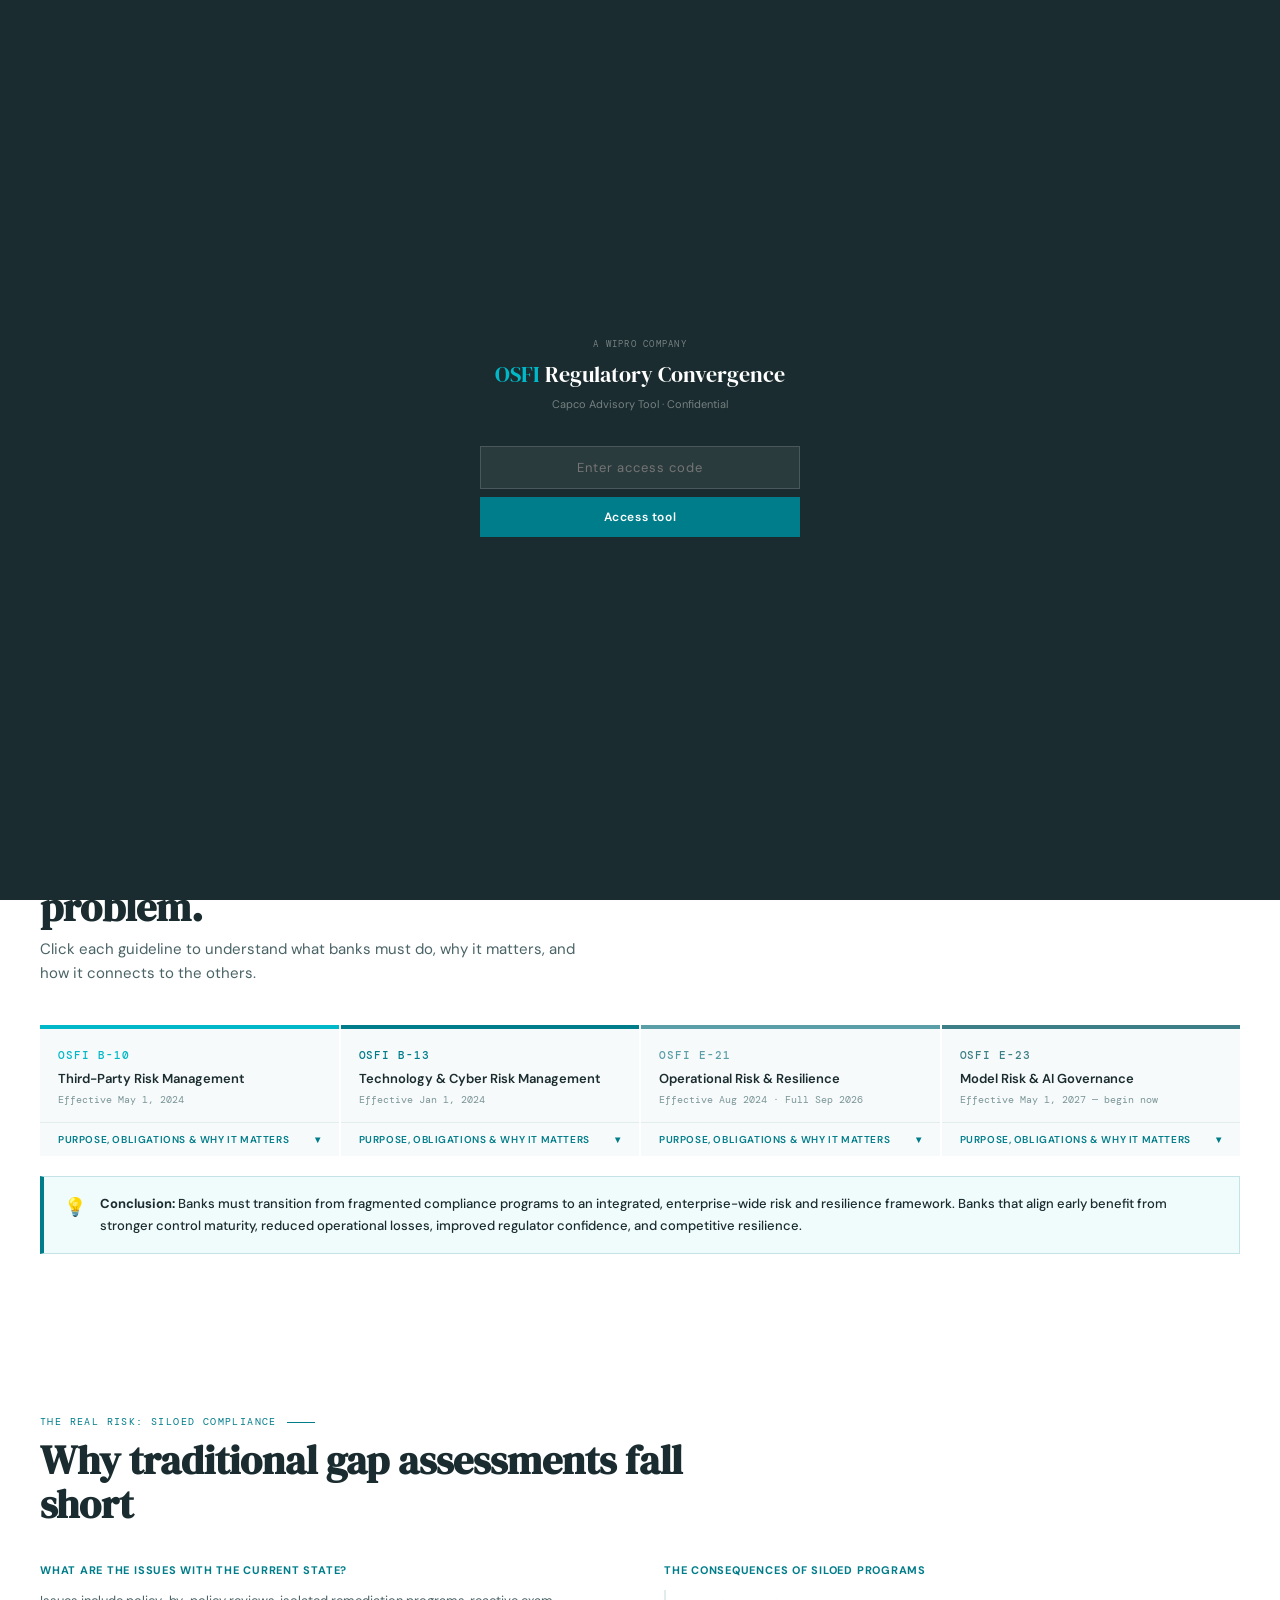
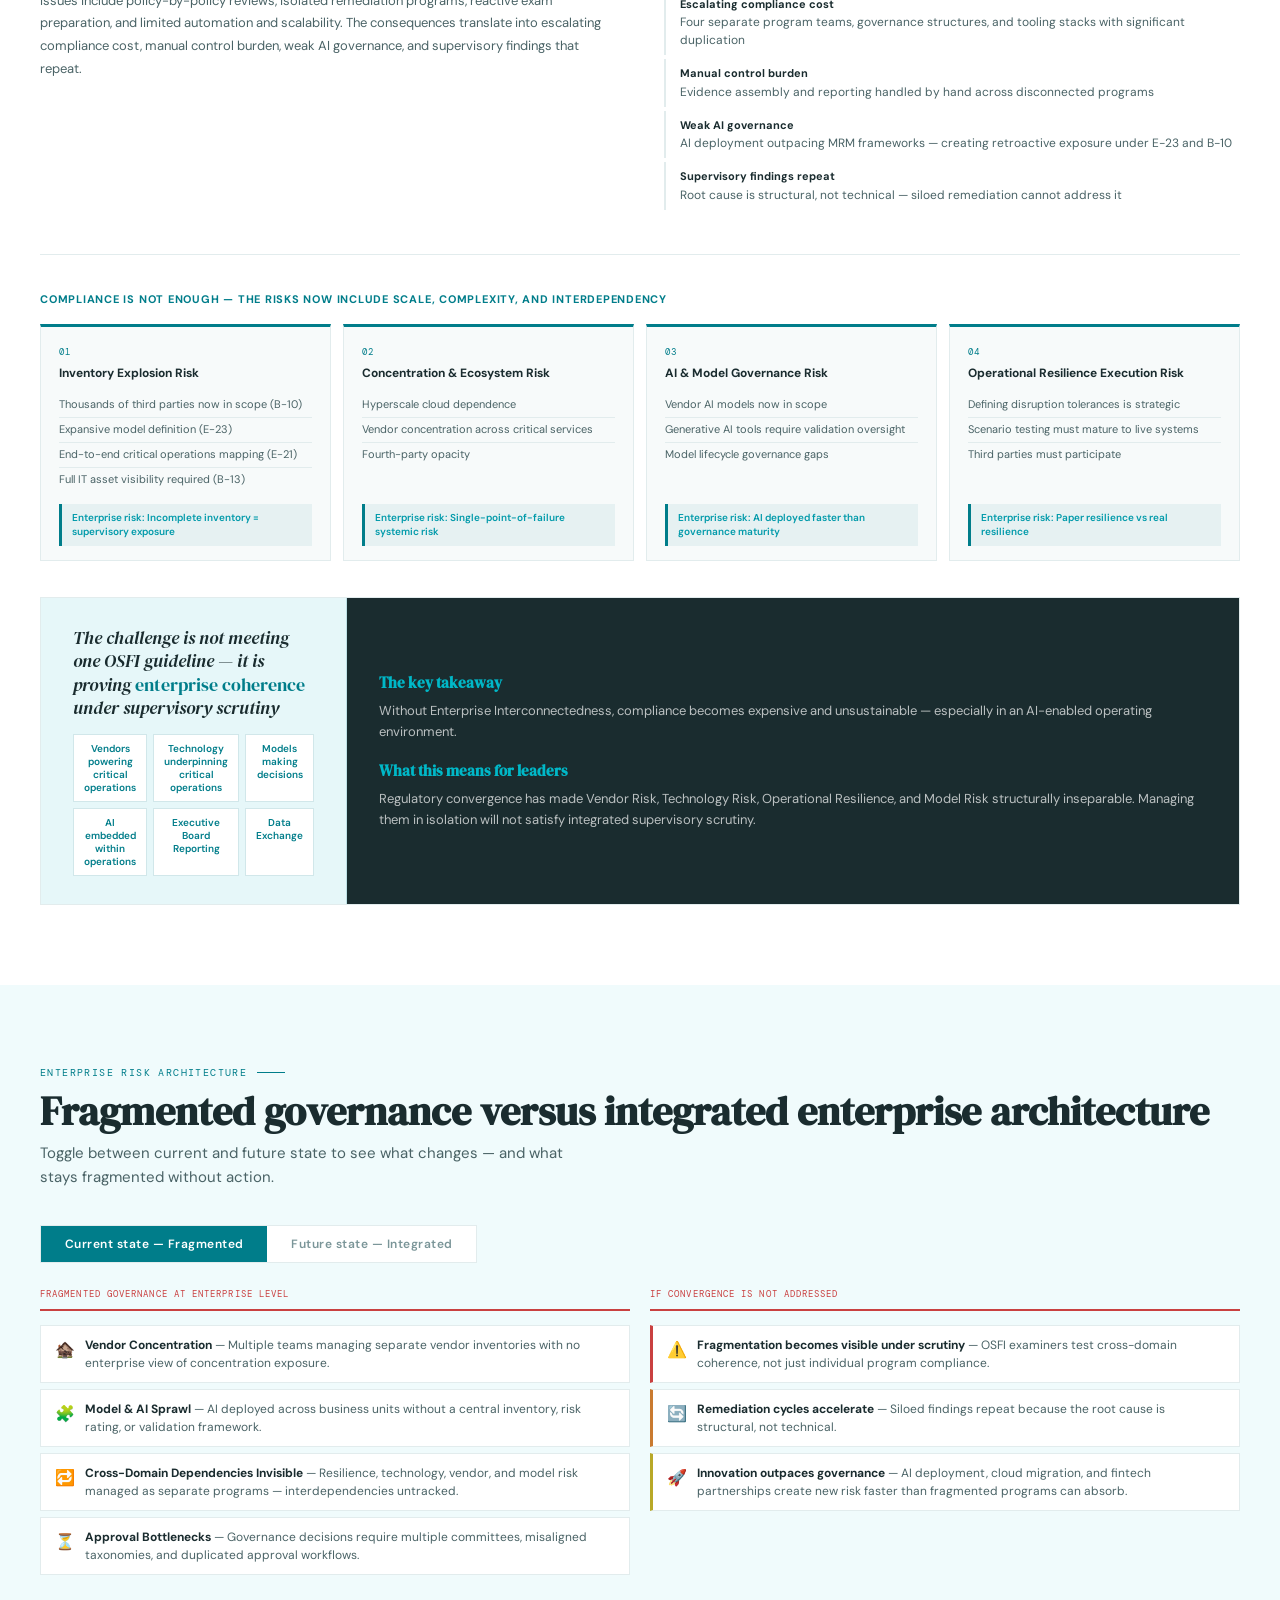
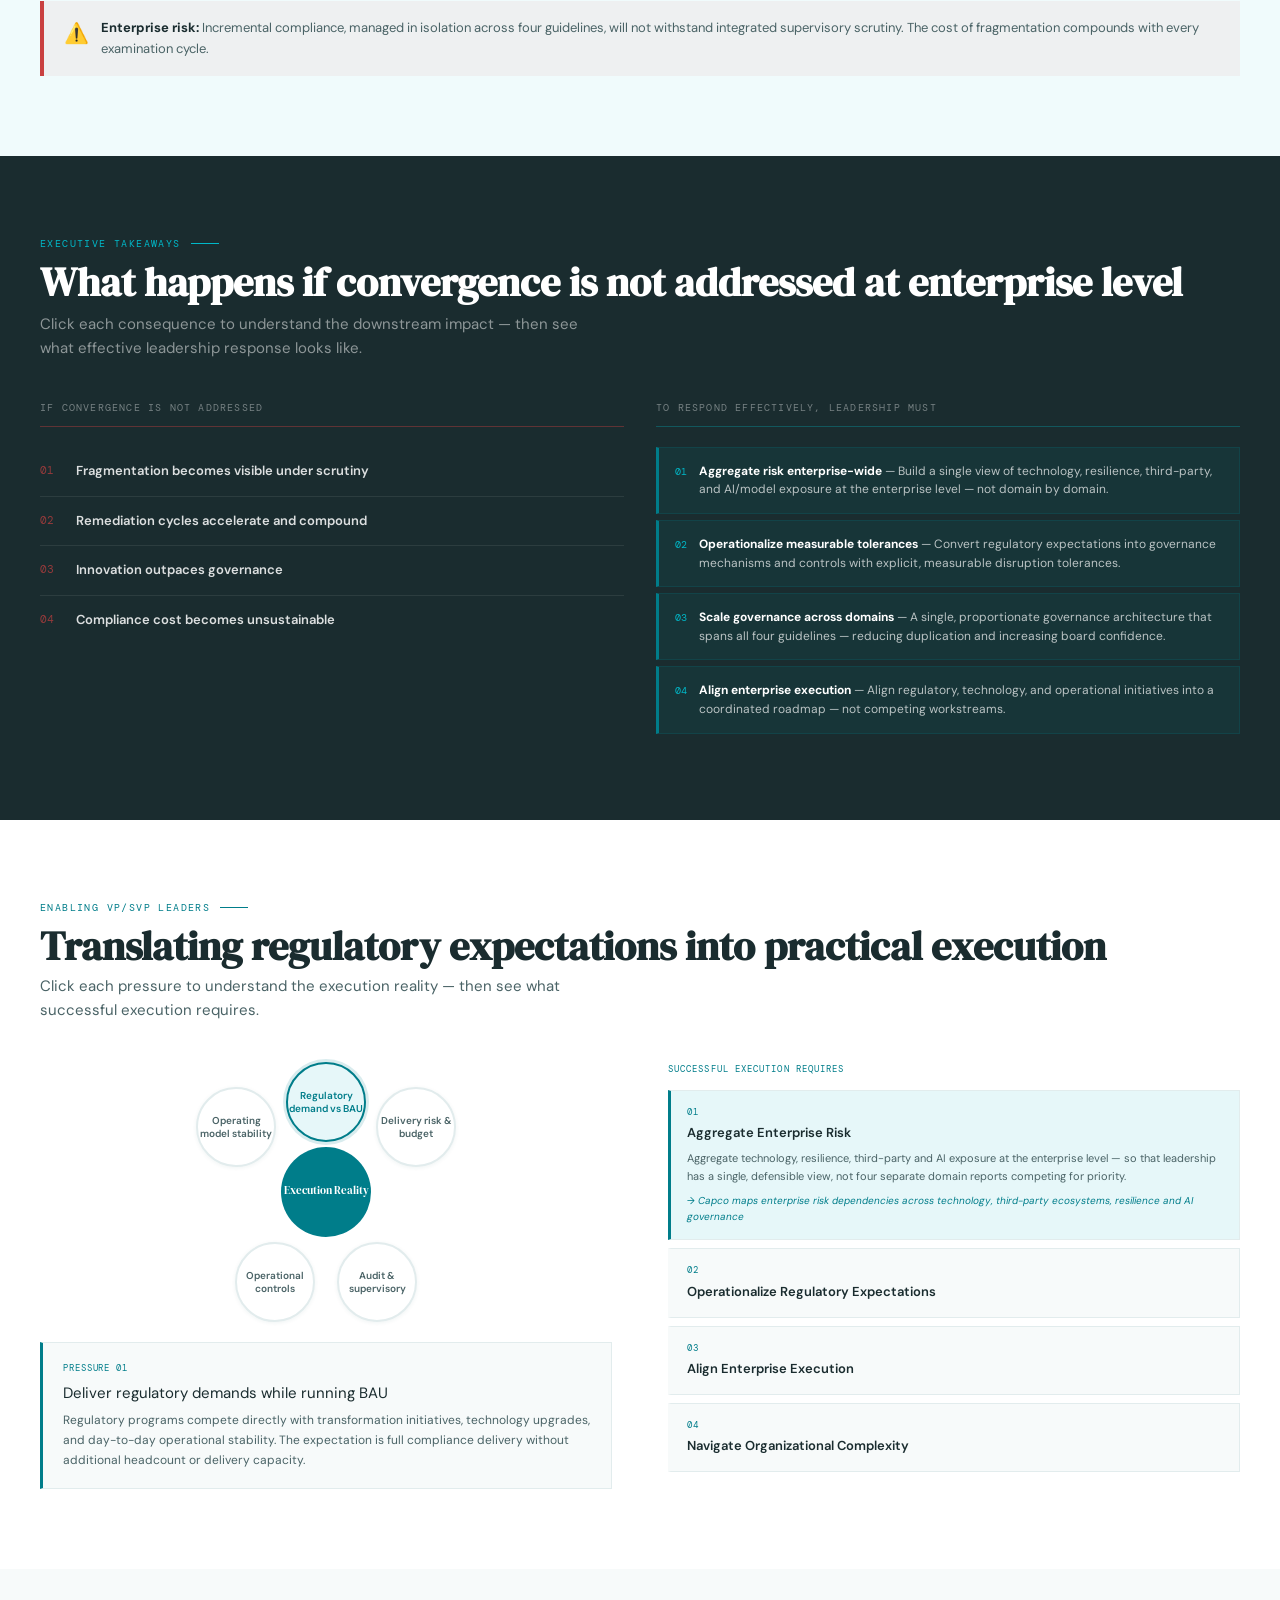
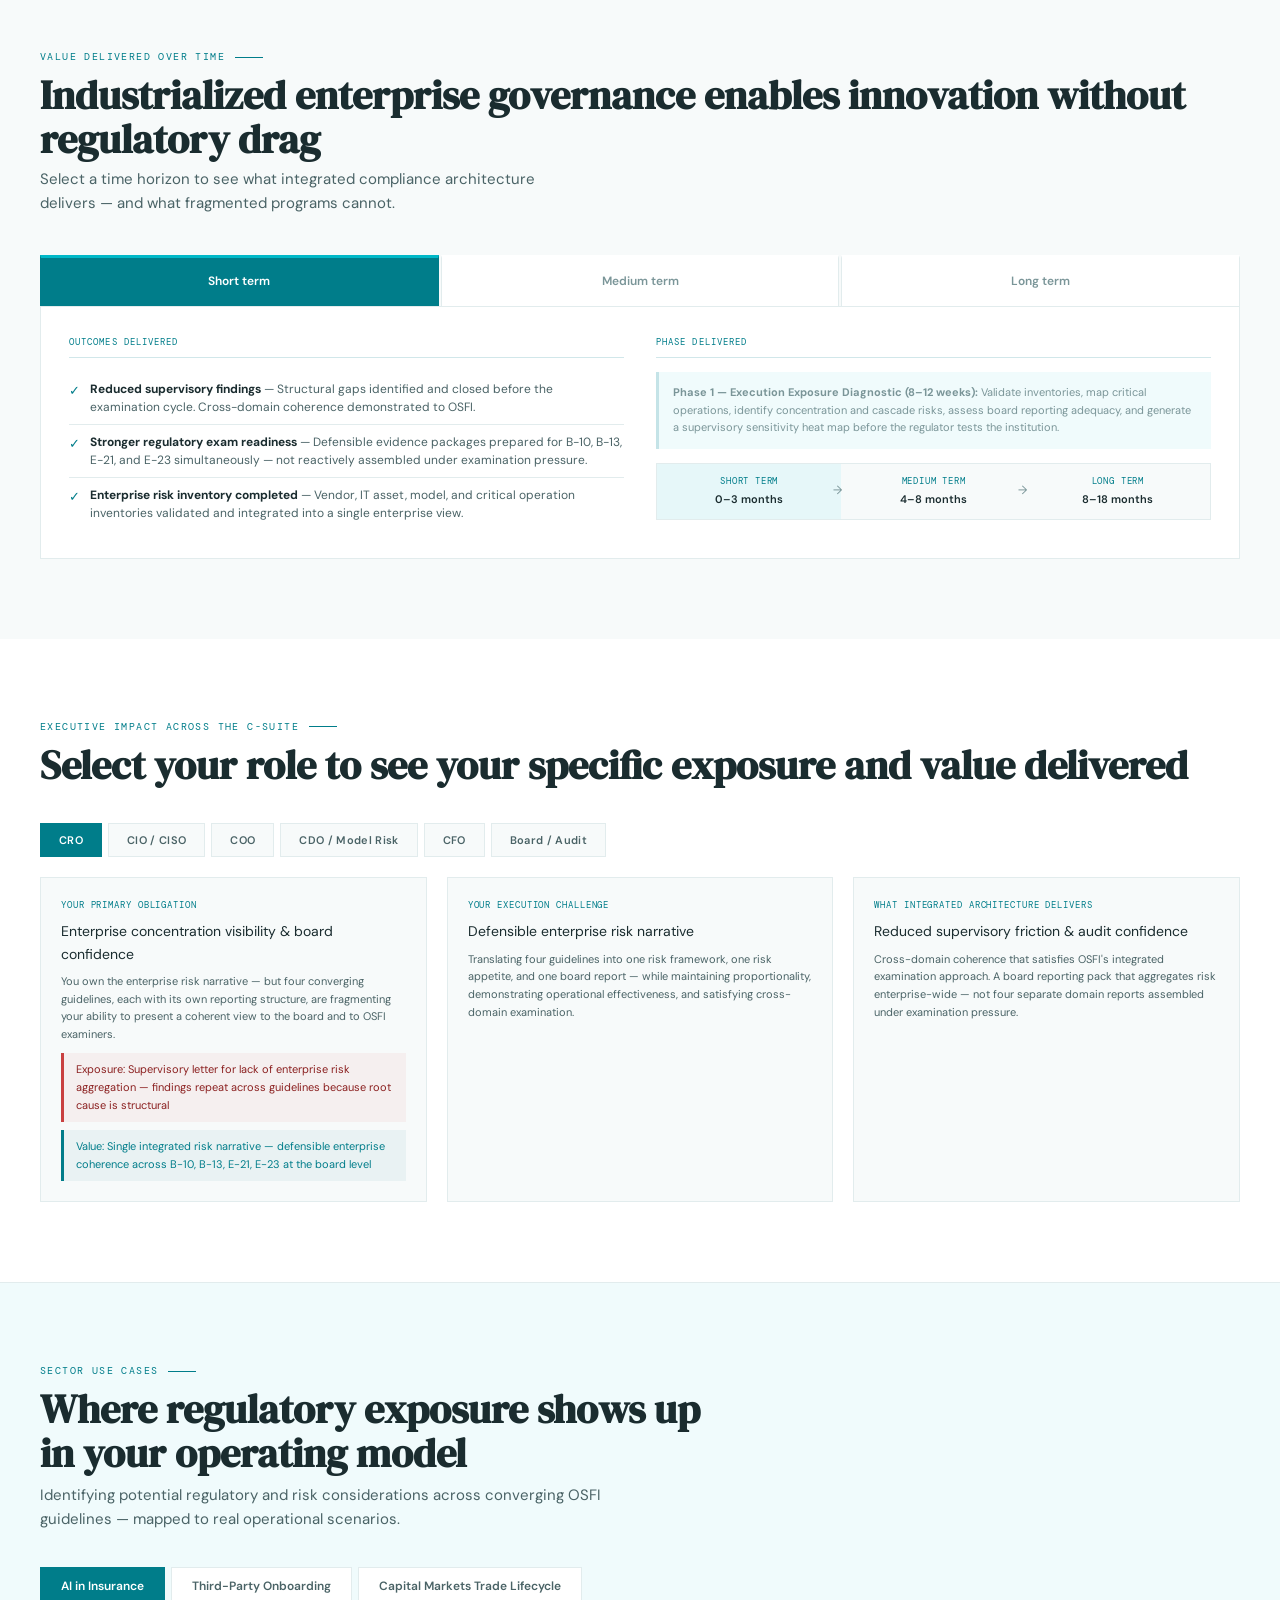
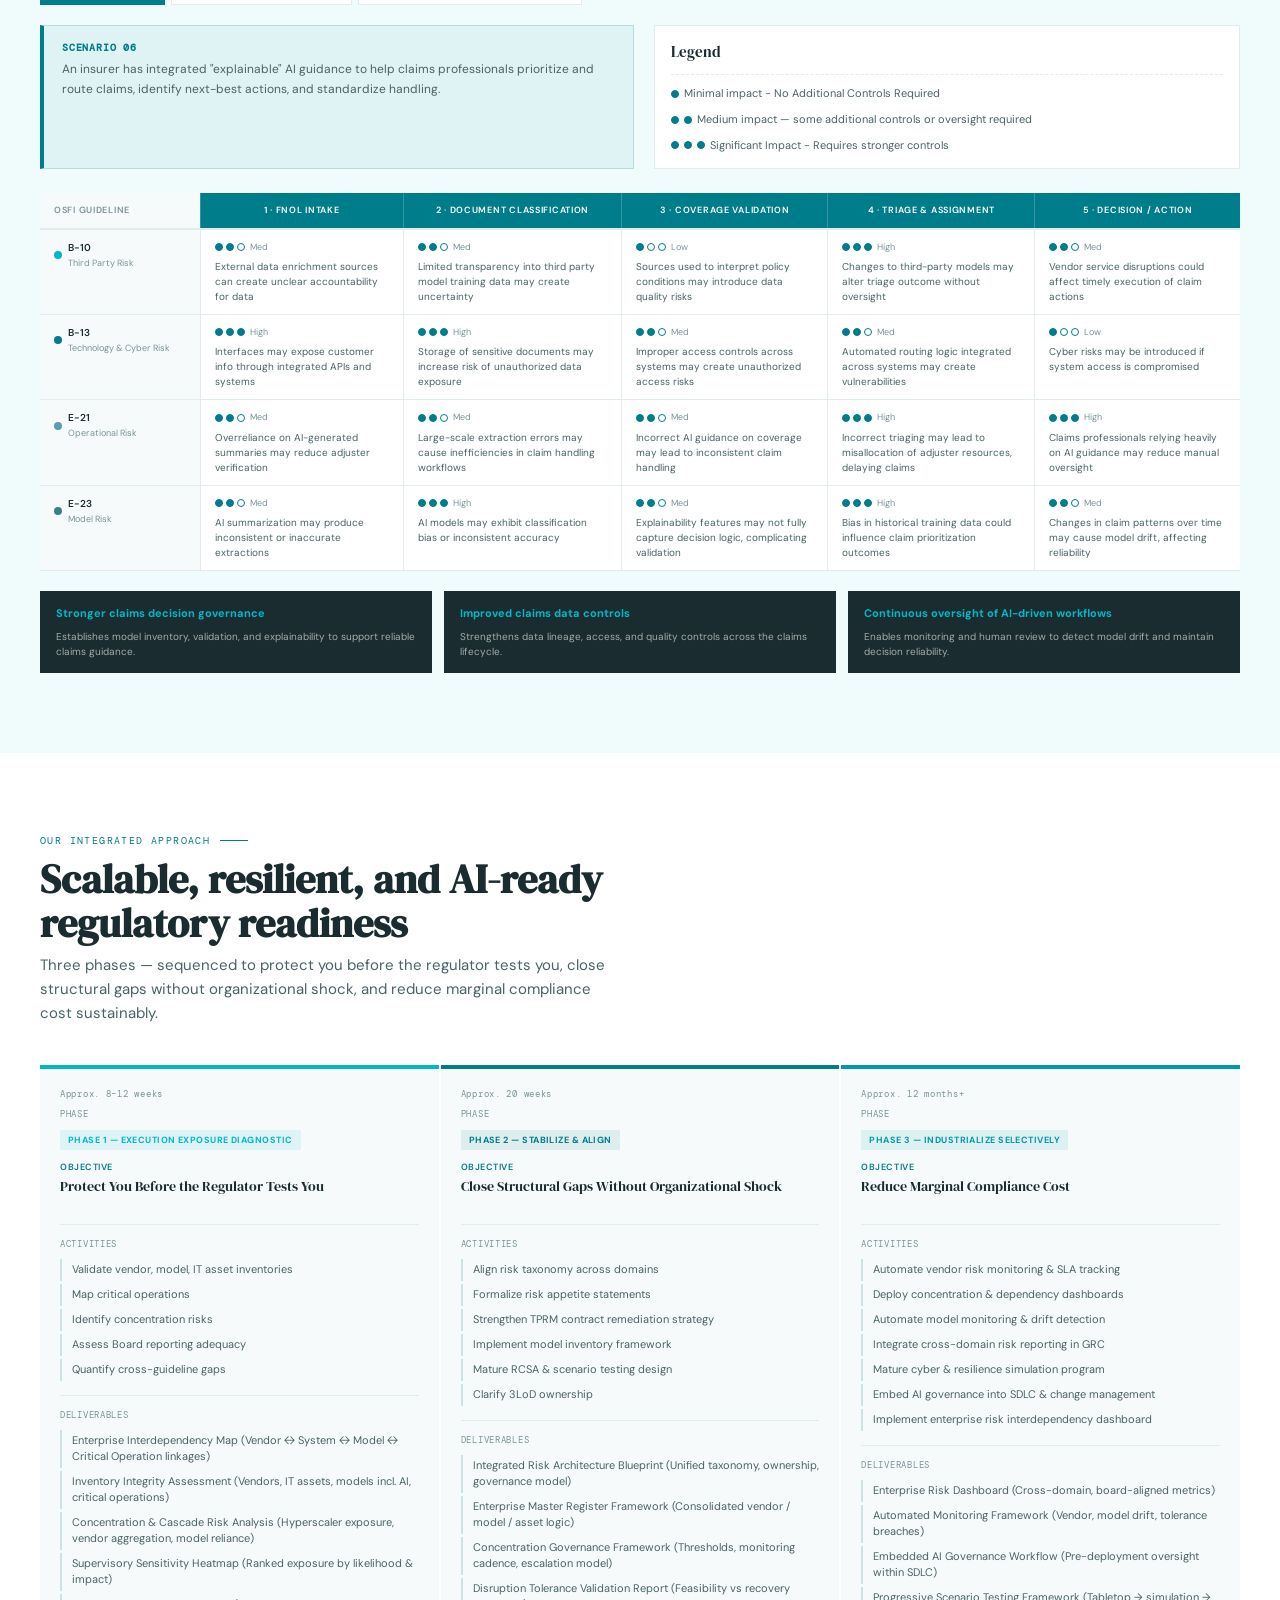
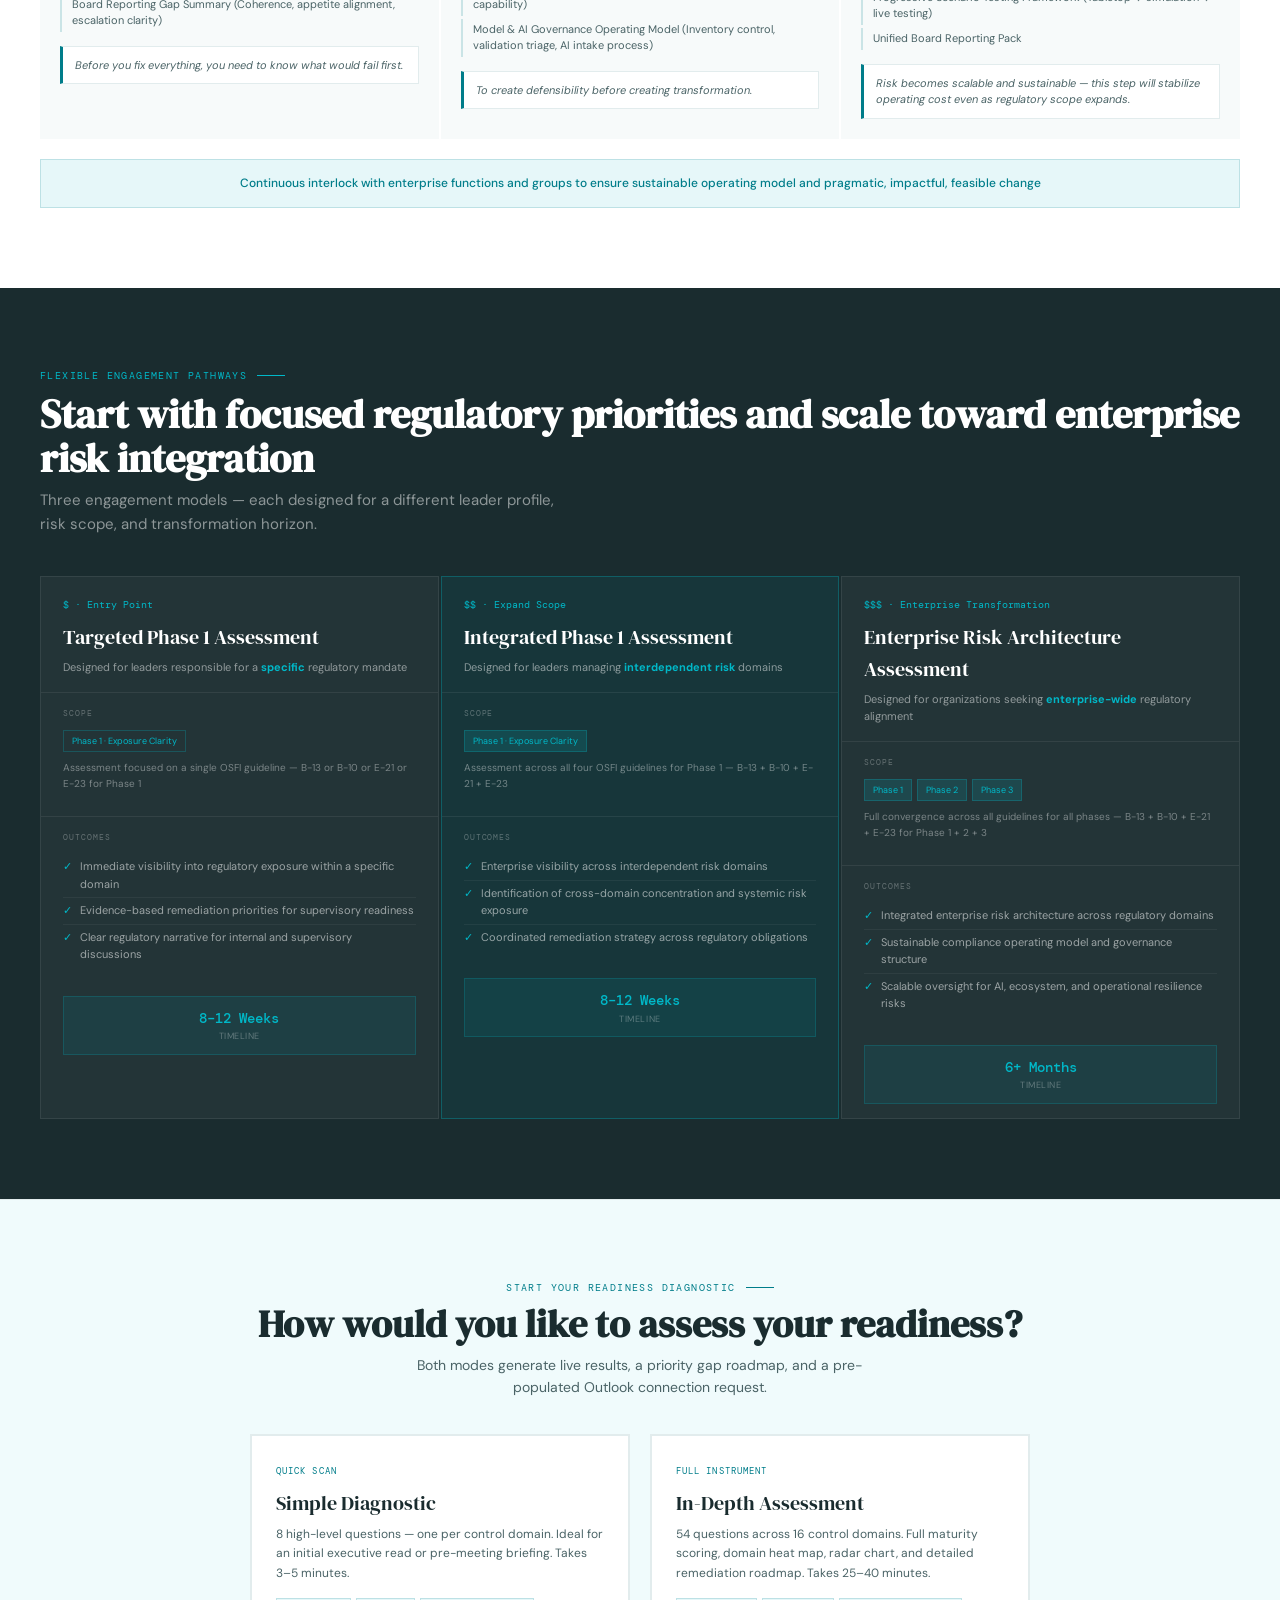
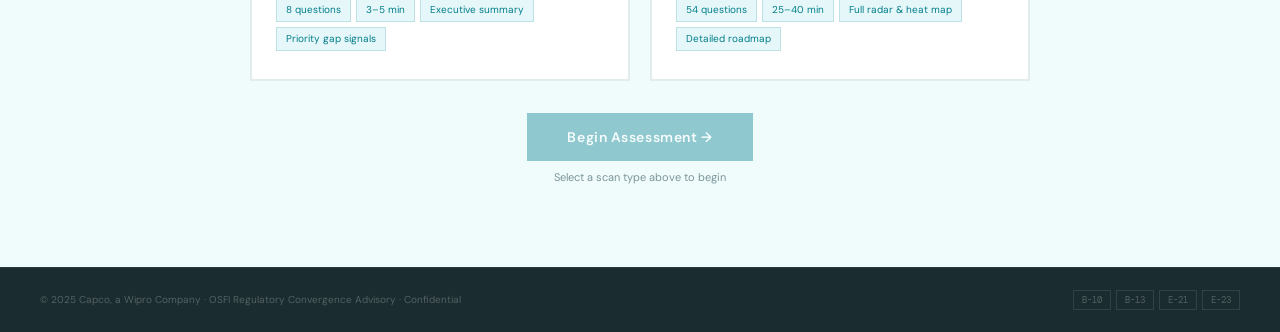
<file: index.html>
<!DOCTYPE html>
<html lang="en">
<head>
<meta charset="UTF-8">
<meta name="viewport" content="width=device-width, initial-scale=1.0">
<title>OSFI Convergence Readiness | Integrated Compliance Assessment</title>
<link rel="preconnect" href="https://fonts.googleapis.com">
<link href="https://fonts.googleapis.com/css2?family=DM+Serif+Display:ital@0;1&family=DM+Sans:opsz,wght@9..40,300;9..40,400;9..40,500;9..40,600;9..40,700&family=DM+Mono:wght@400;500&display=swap" rel="stylesheet">
<link rel="stylesheet" href="css/tokens.css">
<link rel="stylesheet" href="css/layout.css">
<link rel="stylesheet" href="css/sections.css">
<link rel="stylesheet" href="css/assessment.css">
</head>
<body>

<!-- PASSWORD GATE -->
<div id="pwGate" style="position:fixed;inset:0;z-index:9999;background:var(--ink);display:flex;align-items:center;justify-content:center;">
  <div style="width:320px;text-align:center;">
    <div style="font-family:'DM Mono',monospace;font-size:9px;letter-spacing:0.14em;text-transform:uppercase;color:rgba(255,255,255,0.4);margin-bottom:6px;">a Wipro company</div>
    <div style="font-family:'DM Serif Display',serif;font-size:22px;color:#fff;margin-bottom:4px;"><span style="color:var(--teal-light)">OSFI</span> Regulatory Convergence</div>
    <div style="font-size:11px;color:rgba(255,255,255,0.4);margin-bottom:32px;font-family:'DM Sans',sans-serif;">Capco Advisory Tool · Confidential</div>
    <input id="pwInput" type="password" placeholder="Enter access code"
      style="width:100%;background:rgba(255,255,255,0.07);border:1px solid rgba(255,255,255,0.15);color:#fff;padding:12px 16px;font-family:'DM Sans',sans-serif;font-size:13px;outline:none;text-align:center;letter-spacing:0.08em;margin-bottom:8px;"
      onkeydown="if(event.key==='Enter')checkPw()">
    <button onclick="checkPw()"
      style="width:100%;background:var(--teal);color:#fff;border:none;padding:12px;font-family:'DM Sans',sans-serif;font-size:12px;font-weight:600;letter-spacing:0.05em;cursor:pointer;">
      Access tool
    </button>
    <div id="pwError" style="margin-top:10px;font-size:11px;color:var(--s1);font-family:'DM Sans',sans-serif;min-height:16px;"></div>
  </div>
</div>

<script>
(function(){
  if(sessionStorage.getItem('capco_auth')==='1'){
    document.getElementById('pwGate').style.display='none';
  }
})();
function checkPw(){
  const val=document.getElementById('pwInput').value;
  if(val==='Capco123'){
    sessionStorage.setItem('capco_auth','1');
    const gate=document.getElementById('pwGate');
    gate.style.transition='opacity 0.4s';
    gate.style.opacity='0';
    setTimeout(()=>gate.style.display='none',400);
  } else {
    const err=document.getElementById('pwError');
    const inp=document.getElementById('pwInput');
    err.textContent='Incorrect access code — please try again.';
    inp.value='';
    inp.style.borderColor='var(--s1)';
    setTimeout(()=>{err.textContent='';inp.style.borderColor='rgba(255,255,255,0.15)';},3000);
  }
}
</script>

<!-- ══════════ LANDING ══════════ -->
<div id="viewLanding" class="view active">

<nav class="nav" id="mainNav">
  <div class="nav-inner">
    <div class="nav-brand">
      <img src="Capco-logo.png" alt="Capco" style="height:22px;display:block;opacity:0.9;">
      <div class="nav-wordmark" style="display:flex;flex-direction:column;gap:1px;"><span style="font-size:8px;color:var(--muted);letter-spacing:.04em;text-transform:none;font-weight:400;">a Wipro company</span><span style="color:var(--ink-mid);"><span style="color:var(--teal)">OSFI</span> Regulatory Convergence</span></div>
    </div>
    <ul class="nav-links">
      <li><a href="#challenge-section">The Challenge</a></li>
      <li><a href="#siloed-section">Siloed Risk</a></li>
      <li><a href="#reality-section">Execution Reality</a></li>
      <li><a href="#usecase-section">Use Cases</a></li>
      <li><a href="#approach-section">Our Approach</a></li>
      <li class="nav-status" aria-live="polite">
        <span class="nss-step" id="navSectionStep">0/6</span>
        <span class="nss-sep">·</span>
        <span class="nss-label" id="navSectionLabel">Introduction</span>
      </li>
      <li><a href="#scan-section" class="nav-cta">Start Assessment</a></li>
      <li><a href="#" onclick="showComparison();return false;" class="nav-cta" style="background:var(--ink);margin-left:4px;">E-23 Demo</a></li>
    </ul>
  </div>
  <div class="nav-story-progress" aria-hidden="true">
    <div class="nav-story-progress-fill" id="navStoryProgressFill"></div>
  </div>
</nav>

<!-- HERO -->
<section class="hero">
  <div class="wrap">
    <div class="hero-layout">
      <div class="reveal">
        <div class="hero-badge"><span class="hero-badge-dot"></span>Capco · VP/SVP · Operational Execution · Canadian Banking &amp; Insurance</div>
        <h1>You're being asked to execute regulatory convergence without <em>destabilizing your operating model</em></h1>
        <p class="hero-sub">Four OSFI guidelines are now in effect — simultaneously. The challenge is not understanding the regulation. It is executing it while running BAU, managing delivery risk, and responding to supervisory scrutiny.</p>
        <div class="hero-actions">
          <button class="btn-primary" onclick="goToSection('scan-section')">Run your readiness diagnostic →</button>
          <button class="btn-ghost" onclick="goToSection('challenge-section')">Understand the challenge first</button>
        </div>
        <div class="hero-pills">
          <div class="g-pill gp-b10">B-10 · May 2024</div>
          <div class="g-pill gp-b13">B-13 · Jan 2024</div>
          <div class="g-pill gp-e21">E-21 · Aug 2024</div>
          <div class="g-pill gp-e23">E-23 · May 2027</div>
        </div>
      </div>
      <!-- Execution pressure card -->
      <div class="hero-card reveal d2">
        <div class="hero-card-header">
          <span class="hero-card-title">Execution reality for VP/SVP leaders</span>
          <span class="hero-card-tag">Click to expand</span>
        </div>
        <div class="hero-pressure active" onclick="togglePressure(this,0)">
          <span class="hp-num">01</span>
          <div class="hp-content">
            <div class="hp-label">Deliver regulatory demands while running BAU</div>
            <div class="hp-desc">Regulatory programs compete directly with transformation initiatives, technology upgrades, and day-to-day operational stability — with no additional headcount.</div>
          </div>
        </div>
        <div class="hero-pressure" onclick="togglePressure(this,1)">
          <span class="hp-num">02</span>
          <div class="hp-content">
            <div class="hp-label">Manage delivery risk, budget constraints & competing priorities</div>
            <div class="hp-desc">Each guideline arrives with its own timeline, scope, and resourcing ask — without a coordinated cross-domain plan, delivery risk accumulates across the portfolio.</div>
          </div>
        </div>
        <div class="hero-pressure" onclick="togglePressure(this,2)">
          <span class="hp-num">03</span>
          <div class="hp-content">
            <div class="hp-label">Address audit findings and supervisory scrutiny</div>
            <div class="hp-desc">Supervisory letters generate remediation obligations that must be addressed in parallel with new guideline compliance — creating compounding delivery pressure.</div>
          </div>
        </div>
        <div class="hero-pressure" onclick="togglePressure(this,3)">
          <span class="hp-num">04</span>
          <div class="hp-content">
            <div class="hp-label">Translate regulatory expectations into operational controls</div>
            <div class="hp-desc">Regulatory language must be converted into measurable controls, governance mechanisms, and operational tolerances — without destabilizing existing frameworks.</div>
          </div>
        </div>
        <div class="hero-pressure" onclick="togglePressure(this,4)">
          <span class="hp-num">05</span>
          <div class="hp-content">
            <div class="hp-label">Protect operating model stability</div>
            <div class="hp-desc"><strong>The core tension:</strong> The challenge is not understanding the regulation — it is executing it without destabilizing your operating model. Incremental compliance, managed in isolation, will not hold under scrutiny.</div>
          </div>
        </div>
      </div>
    </div>
  </div>
</section>

<!-- GUIDELINE CHALLENGE TABLE -->
<section class="table-section" id="challenge-section">
  <div class="wrap">
    <div class="section-eyebrow reveal">The regulatory convergence challenge</div>
    <h2 class="reveal" style="font-size:clamp(26px,4vw,40px);color:var(--ink);max-width:640px;margin-bottom:8px;">Four guidelines. One enterprise risk problem.</h2>
    <p class="reveal" style="max-width:560px;font-size:15px;margin-bottom:0;">Click each guideline to understand what banks must do, why it matters, and how it connects to the others.</p>
    <div class="gl-grid">
      <div class="gl-card reveal d1" style="border-top-color:#00b8c8;" onclick="toggleGL(this,'b10')">
        <div class="gl-card-header">
          <div class="gl-code" style="color:#00b8c8;">OSFI B-10</div>
          <div class="gl-name">Third-Party Risk Management</div>
          <div class="gl-date">Effective May 1, 2024</div>
        </div>
        <button class="gl-toggle"><span>Purpose, obligations &amp; why it matters</span><span class="chev">▾</span></button>
        <div class="gl-body" id="glb-b10">
          <div class="gl-section-label">Purpose</div>
          <p class="gl-purpose">Assessing and managing risks that arise from third parties — outsourcing, cloud providers, data suppliers, and intra-group arrangements.</p>
          <div class="gl-section-label">Banks must</div>
          <ul class="gl-must-list">
            <li>Maintain a comprehensive TPRM framework</li>
            <li>Perform risk-based due diligence on all third parties</li>
            <li>Conduct ongoing monitoring proportionate to criticality</li>
            <li>Establish credible exit plans for critical arrangements</li>
          </ul>
          <div class="gl-section-label">Why it matters</div>
          <div class="gl-why">Outsourced Risk — Loss of direct control, hidden fourth-party risk. Third-party risk is now enterprise concentration risk.</div>
          <div class="gl-section-label">Connects to</div>
          <p style="font-size:11px;color:var(--muted);">B-13 (technology risks from vendors) · E-21 (critical operations dependencies) · E-23 (vendor AI and model risk)</p>
        </div>
      </div>
      <div class="gl-card reveal d2" style="border-top-color:#007d8a;" onclick="toggleGL(this,'b13')">
        <div class="gl-card-header">
          <div class="gl-code" style="color:#007d8a;">OSFI B-13</div>
          <div class="gl-name">Technology &amp; Cyber Risk Management</div>
          <div class="gl-date">Effective Jan 1, 2024</div>
        </div>
        <button class="gl-toggle"><span>Purpose, obligations &amp; why it matters</span><span class="chev">▾</span></button>
        <div class="gl-body" id="glb-b13">
          <div class="gl-section-label">Purpose</div>
          <p class="gl-purpose">Governance and management of cybersecurity and technology risk — from IT asset management through cyber incident response and DR testing.</p>
          <div class="gl-section-label">Banks must</div>
          <ul class="gl-must-list">
            <li>Maintain a technology and cyber risk framework</li>
            <li>Protect systems with effective security controls</li>
            <li>Manage risks across the full technology lifecycle</li>
            <li>Test DR scenarios against severe-but-plausible events</li>
          </ul>
          <div class="gl-section-label">Why it matters</div>
          <div class="gl-why">Increasing external dependency — cloud providers and fintech partnerships create systemic technology fragility.</div>
          <div class="gl-section-label">Connects to</div>
          <p style="font-size:11px;color:var(--muted);">B-10 (technology risks from third parties) · E-21 (technology as critical operation dependency) · E-23 (AI model infrastructure)</p>
        </div>
      </div>
      <div class="gl-card reveal d3" style="border-top-color:#5a9ea8;" onclick="toggleGL(this,'e21')">
        <div class="gl-card-header">
          <div class="gl-code" style="color:#5a9ea8;">OSFI E-21</div>
          <div class="gl-name">Operational Risk &amp; Resilience</div>
          <div class="gl-date">Effective Aug 2024 · Full Sep 2026</div>
        </div>
        <button class="gl-toggle"><span>Purpose, obligations &amp; why it matters</span><span class="chev">▾</span></button>
        <div class="gl-body" id="glb-e21">
          <div class="gl-section-label">Purpose</div>
          <p class="gl-purpose">Managing and building resilience around operational risks — from governance and risk appetite through critical operation testing and business continuity.</p>
          <div class="gl-section-label">Banks must</div>
          <ul class="gl-must-list">
            <li>Maintain an operational risk and resilience framework</li>
            <li>Map and manage risks to critical operations</li>
            <li>Define measurable disruption tolerances</li>
            <li>Ensure tested, demonstrable business continuity</li>
          </ul>
          <div class="gl-section-label">Why it matters</div>
          <div class="gl-why">Disruptions to critical services — cyber-attacks, vendor failures, model errors cascade into enterprise-wide resilience failures.</div>
          <div class="gl-section-label">Connects to</div>
          <p style="font-size:11px;color:var(--muted);">B-10 (third-party dependencies) · B-13 (technology as critical dependency) · E-23 (model-dependent operations)</p>
        </div>
      </div>
      <div class="gl-card reveal d4" style="border-top-color:#3d7f87;" onclick="toggleGL(this,'e23')">
        <div class="gl-card-header">
          <div class="gl-code" style="color:#3d7f87;">OSFI E-23</div>
          <div class="gl-name">Model Risk &amp; AI Governance</div>
          <div class="gl-date">Effective May 1, 2027 — begin now</div>
        </div>
        <button class="gl-toggle"><span>Purpose, obligations &amp; why it matters</span><span class="chev">▾</span></button>
        <div class="gl-body" id="glb-e23">
          <div class="gl-section-label">Purpose</div>
          <p class="gl-purpose">Managing risk arising from the use of risk models and AI/ML systems — covering inventory, validation, lifecycle governance, and third-party AI oversight.</p>
          <div class="gl-section-label">Banks must</div>
          <ul class="gl-must-list">
            <li>Maintain a model risk and AI management framework</li>
            <li>Keep a risk-tiered model inventory including AI</li>
            <li>Govern models across their full lifecycle</li>
            <li>Conduct independent validation proportionate to risk</li>
          </ul>
          <div class="gl-section-label">Why it matters</div>
          <div class="gl-why">Increased complexity — Gen AI, automation, and advanced analytics are outpacing governance maturity at most institutions.</div>
          <div class="gl-section-label">Connects to</div>
          <p style="font-size:11px;color:var(--muted);">B-10 (vendor AI as third-party risk) · B-13 (model infrastructure) · E-21 (model-dependent critical operations)</p>
        </div>
      </div>
    </div>
    <div style="margin-top:20px;padding:16px 20px;background:var(--teal-pale);border:1px solid var(--teal-b);border-left:4px solid var(--teal);display:flex;gap:14px;align-items:flex-start;" class="reveal">
      <div style="font-size:18px;flex-shrink:0;">💡</div>
      <p style="font-size:13px;font-weight:500;color:var(--ink);line-height:1.7;"><strong>Conclusion:</strong> Banks must transition from fragmented compliance programs to an integrated, enterprise-wide risk and resilience framework. Banks that align early benefit from stronger control maturity, reduced operational losses, improved regulator confidence, and competitive resilience.</p>
    </div>
  </div>
</section>

<!-- SILOED COMPLIANCE -->
<section class="siloed-section" id="siloed-section">
  <div class="wrap">
    <div class="section-eyebrow reveal">The real risk: siloed compliance</div>
    <h2 class="reveal" style="font-size:clamp(26px,4vw,40px);color:var(--ink);max-width:680px;margin-bottom:8px;">Why traditional gap assessments fall short</h2>

    <!-- Part 1: Two-col intro -->
    <div class="siloed-intro reveal">
      <div>
        <div class="siloed-problem-label">What are the issues with the current state?</div>
        <p class="siloed-problem-text">Issues include policy-by-policy reviews, isolated remediation programs, reactive exam preparation, and limited automation and scalability. The consequences translate into escalating compliance cost, manual control burden, weak AI governance, and supervisory findings that repeat.</p>
      </div>
      <div>
        <div class="siloed-problem-label">The consequences of siloed programs</div>
        <ul class="siloed-current-issues">
          <li><strong>Escalating compliance cost</strong> Four separate program teams, governance structures, and tooling stacks with significant duplication</li>
          <li><strong>Manual control burden</strong> Evidence assembly and reporting handled by hand across disconnected programs</li>
          <li><strong>Weak AI governance</strong> AI deployment outpacing MRM frameworks — creating retroactive exposure under E-23 and B-10</li>
          <li><strong>Supervisory findings repeat</strong> Root cause is structural, not technical — siloed remediation cannot address it</li>
        </ul>
      </div>
    </div>

    <!-- Part 2: 4-column risk cards -->
    <div class="siloed-risks-label reveal">Compliance is not enough — the risks now include Scale, Complexity, and Interdependency</div>
    <div class="siloed-risk-grid reveal">
      <div class="siloed-risk-card">
        <div class="src-num">01</div>
        <div class="src-title">Inventory Explosion Risk</div>
        <ul class="src-items">
          <li>Thousands of third parties now in scope (B-10)</li>
          <li>Expansive model definition (E-23)</li>
          <li>End-to-end critical operations mapping (E-21)</li>
          <li>Full IT asset visibility required (B-13)</li>
        </ul>
        <div class="src-risk">Enterprise risk: Incomplete inventory = supervisory exposure</div>
      </div>
      <div class="siloed-risk-card">
        <div class="src-num">02</div>
        <div class="src-title">Concentration &amp; Ecosystem Risk</div>
        <ul class="src-items">
          <li>Hyperscale cloud dependence</li>
          <li>Vendor concentration across critical services</li>
          <li>Fourth-party opacity</li>
        </ul>
        <div class="src-risk">Enterprise risk: Single-point-of-failure systemic risk</div>
      </div>
      <div class="siloed-risk-card">
        <div class="src-num">03</div>
        <div class="src-title">AI &amp; Model Governance Risk</div>
        <ul class="src-items">
          <li>Vendor AI models now in scope</li>
          <li>Generative AI tools require validation oversight</li>
          <li>Model lifecycle governance gaps</li>
        </ul>
        <div class="src-risk">Enterprise risk: AI deployed faster than governance maturity</div>
      </div>
      <div class="siloed-risk-card">
        <div class="src-num">04</div>
        <div class="src-title">Operational Resilience Execution Risk</div>
        <ul class="src-items">
          <li>Defining disruption tolerances is strategic</li>
          <li>Scenario testing must mature to live systems</li>
          <li>Third parties must participate</li>
        </ul>
        <div class="src-risk">Enterprise risk: Paper resilience vs real resilience</div>
      </div>
    </div>

    <!-- Part 3: Enterprise coherence strip -->
    <div class="siloed-coherence reveal">
      <div class="siloed-coherence-left">
        <div class="siloed-coherence-claim">The challenge is not meeting one OSFI guideline — it is proving <em>enterprise coherence</em> under supervisory scrutiny</div>
        <div class="siloed-nodes">
          <div class="sic-node">Vendors powering critical operations</div>
          <div class="sic-node">Technology underpinning critical operations</div>
          <div class="sic-node">Models making decisions</div>
          <div class="sic-node">AI embedded within operations</div>
          <div class="sic-node">Executive Board Reporting</div>
          <div class="sic-node">Data Exchange</div>
        </div>
      </div>
      <div class="siloed-coherence-right">
        <div class="siloed-takeaway">
          <strong>The key takeaway</strong>
          Without Enterprise Interconnectedness, compliance becomes expensive and unsustainable — especially in an AI-enabled operating environment.
        </div>
        <div class="siloed-takeaway">
          <strong>What this means for leaders</strong>
          Regulatory convergence has made Vendor Risk, Technology Risk, Operational Resilience, and Model Risk structurally inseparable. Managing them in isolation will not satisfy integrated supervisory scrutiny.
        </div>
      </div>
    </div>

  </div>
</section>


<section class="transform-section" id="transform-section">
  <div class="wrap">
    <div class="section-eyebrow reveal">Enterprise risk architecture</div>
    <h2 class="reveal" style="font-size:clamp(26px,4vw,40px);color:var(--ink);margin-bottom:8px;">Fragmented governance versus integrated enterprise architecture</h2>
    <p class="reveal" style="max-width:560px;font-size:15px;">Toggle between current and future state to see what changes — and what stays fragmented without action.</p>
    <div class="state-toggle reveal">
      <button class="state-btn active" onclick="setState('current',this)">Current state — Fragmented</button>
      <button class="state-btn" onclick="setState('future',this)">Future state — Integrated</button>
    </div>
    <div class="state-content">
      <div class="state-panel active" id="sp-current">
        <div class="state-grid">
          <div>
            <div class="state-col-label" style="border-color:var(--s1);color:var(--s1);">Fragmented governance at enterprise level</div>
            <div class="state-item"><span class="state-item-icon">🏚️</span><div class="state-item-text"><strong>Vendor Concentration</strong> — Multiple teams managing separate vendor inventories with no enterprise view of concentration exposure.</div></div>
            <div class="state-item"><span class="state-item-icon">🧩</span><div class="state-item-text"><strong>Model &amp; AI Sprawl</strong> — AI deployed across business units without a central inventory, risk rating, or validation framework.</div></div>
            <div class="state-item"><span class="state-item-icon">🔁</span><div class="state-item-text"><strong>Cross-Domain Dependencies Invisible</strong> — Resilience, technology, vendor, and model risk managed as separate programs — interdependencies untracked.</div></div>
            <div class="state-item"><span class="state-item-icon">⏳</span><div class="state-item-text"><strong>Approval Bottlenecks</strong> — Governance decisions require multiple committees, misaligned taxonomies, and duplicated approval workflows.</div></div>
          </div>
          <div>
            <div class="state-col-label" style="border-color:var(--s1);color:var(--s1);">If convergence is not addressed</div>
            <div class="state-item" style="border-left:3px solid var(--s1);"><span class="state-item-icon">⚠️</span><div class="state-item-text"><strong>Fragmentation becomes visible under scrutiny</strong> — OSFI examiners test cross-domain coherence, not just individual program compliance.</div></div>
            <div class="state-item" style="border-left:3px solid var(--s2);"><span class="state-item-icon">🔄</span><div class="state-item-text"><strong>Remediation cycles accelerate</strong> — Siloed findings repeat because the root cause is structural, not technical.</div></div>
            <div class="state-item" style="border-left:3px solid var(--s3);"><span class="state-item-icon">🚀</span><div class="state-item-text"><strong>Innovation outpaces governance</strong> — AI deployment, cloud migration, and fintech partnerships create new risk faster than fragmented programs can absorb.</div></div>
          </div>
        </div>
        <div class="state-implication" style="background:rgba(201,64,64,.06);border-color:var(--s1);">
          <span class="si-icon">⚠️</span>
          <p class="si-text"><strong>Enterprise risk:</strong> Incremental compliance, managed in isolation across four guidelines, will not withstand integrated supervisory scrutiny. The cost of fragmentation compounds with every examination cycle.</p>
        </div>
      </div>
      <div class="state-panel" id="sp-future">
        <div class="state-grid">
          <div>
            <div class="state-col-label" style="border-color:var(--s4);color:var(--s4);">Integrated enterprise risk architecture</div>
            <div class="state-item" style="border-left:3px solid var(--teal);"><span class="state-item-icon">🗺️</span><div class="state-item-text"><strong>Cross-Domain Risk Aggregation</strong> — Single enterprise risk view connects vendor, technology, resilience, and model risk into one coherent narrative.</div></div>
            <div class="state-item" style="border-left:3px solid var(--teal);"><span class="state-item-icon">🔗</span><div class="state-item-text"><strong>Unified Dependency Mapping</strong> — Critical operations traced to all dependencies — third parties, systems, models — with cascade risk visible end-to-end.</div></div>
            <div class="state-item" style="border-left:3px solid var(--teal);"><span class="state-item-icon">⚙️</span><div class="state-item-text"><strong>Scalable Governance Model</strong> — Proportionate governance that scales to institutional complexity — not four separate committee structures.</div></div>
            <div class="state-item" style="border-left:3px solid var(--teal);"><span class="state-item-icon">✅</span><div class="state-item-text"><strong>Clear Accountability Model</strong> — Roles, ownership, and escalation paths defined across all four guidelines — defensible at the board level.</div></div>
          </div>
          <div>
            <div class="state-col-label" style="border-color:var(--s4);color:var(--s4);">Enterprise risk architecture enables</div>
            <div class="state-item" style="border-left:3px solid var(--s4);"><span class="state-item-icon">📉</span><div class="state-item-text"><strong>1 — Reduced supervisory friction</strong> — Cross-domain coherence satisfies OSFI's integrated examination approach.</div></div>
            <div class="state-item" style="border-left:3px solid var(--s4);"><span class="state-item-icon">🔧</span><div class="state-item-text"><strong>2 — Lower remediation drag</strong> — Structural fixes address root cause — not symptoms — eliminating repeat findings.</div></div>
            <div class="state-item" style="border-left:3px solid var(--s4);"><span class="state-item-icon">📊</span><div class="state-item-text"><strong>3 — Clear enterprise risk narrative</strong> — Board and leadership receive a unified view — not four disconnected domain reports.</div></div>
            <div class="state-item" style="border-left:3px solid var(--s4);"><span class="state-item-icon">💰</span><div class="state-item-text"><strong>4 — Sustainable compliance economics</strong> — Integrated programs eliminate duplicated remediation and reduce marginal compliance cost.</div></div>
            <div class="state-item" style="border-left:3px solid var(--s4);"><span class="state-item-icon">🤖</span><div class="state-item-text"><strong>5 — Controlled AI &amp; ecosystem expansion</strong> — AI governance embedded within enterprise controls enables compliant innovation at scale.</div></div>
          </div>
        </div>
        <div class="state-implication" style="background:rgba(58,158,104,.06);border-color:var(--s4);">
          <span class="si-icon">✅</span>
          <p class="si-text"><strong>Leadership must:</strong> Aggregate risk enterprise-wide · Operationalize measurable tolerances · Scale governance across domains. The institutions that build integrated architecture now will face less examination friction, lower remediation cost, and stronger supervisory confidence — sustainably.</p>
        </div>
      </div>
    </div>
  </div>
</section>

<!-- EXECUTIVE TAKEAWAYS -->
<section class="takeaway-section">
  <div class="wrap">
    <div class="section-eyebrow reveal">Executive takeaways</div>
    <h2 class="reveal" style="font-size:clamp(26px,4vw,40px);margin-bottom:8px;">What happens if convergence is not addressed at enterprise level</h2>
    <p class="reveal" style="color:rgba(255,255,255,.5);max-width:560px;font-size:15px;">Click each consequence to understand the downstream impact — then see what effective leadership response looks like.</p>
    <div class="takeaway-grid reveal">
      <div>
        <div class="takeaway-col-label" style="border-color:rgba(201,64,64,.4);color:rgba(255,255,255,.4);">If convergence is not addressed</div>
        <ul class="consequence-list">
          <li class="consequence-item" onclick="toggleConsequence(this)">
            <span class="ci-num">01</span>
            <div class="ci-content">
              <div class="ci-title">Fragmentation becomes visible under scrutiny</div>
              <div class="ci-detail">OSFI examiners approach the institution as an integrated enterprise — not four separate programs. When cross-domain coherence is absent, findings multiply and systemic gaps are identified that individual teams cannot see or own.</div>
            </div>
          </li>
          <li class="consequence-item" onclick="toggleConsequence(this)">
            <span class="ci-num">02</span>
            <div class="ci-content">
              <div class="ci-title">Remediation cycles accelerate and compound</div>
              <div class="ci-detail">Siloed findings repeat because the root cause is structural — not technical. Each supervisory cycle generates new obligations on top of unresolved prior findings, creating a compounding remediation burden that consumes delivery capacity.</div>
            </div>
          </li>
          <li class="consequence-item" onclick="toggleConsequence(this)">
            <span class="ci-num">03</span>
            <div class="ci-content">
              <div class="ci-title">Innovation outpaces governance</div>
              <div class="ci-detail">AI deployment, cloud migration, and fintech partnerships continue at pace while fragmented governance programs lag behind. The gap between what the institution is deploying and what it can demonstrate control over widens with every new use case.</div>
            </div>
          </li>
          <li class="consequence-item" onclick="toggleConsequence(this)">
            <span class="ci-num">04</span>
            <div class="ci-content">
              <div class="ci-title">Compliance cost becomes unsustainable</div>
              <div class="ci-detail">Four separate program teams, four sets of governance committees, four reporting frameworks, and four tooling stacks — with significant duplication. As guidelines layer and supervisory expectations increase, the marginal cost of siloed compliance compounds year over year.</div>
            </div>
          </li>
        </ul>
      </div>
      <div>
        <div class="takeaway-col-label" style="border-color:rgba(0,184,200,.3);color:rgba(255,255,255,.4);">To respond effectively, leadership must</div>
        <ul class="action-list">
          <li class="action-item">
            <span class="ai-num">01</span>
            <div class="ai-text"><strong>Aggregate risk enterprise-wide</strong> — Build a single view of technology, resilience, third-party, and AI/model exposure at the enterprise level — not domain by domain.</div>
          </li>
          <li class="action-item">
            <span class="ai-num">02</span>
            <div class="ai-text"><strong>Operationalize measurable tolerances</strong> — Convert regulatory expectations into governance mechanisms and controls with explicit, measurable disruption tolerances.</div>
          </li>
          <li class="action-item">
            <span class="ai-num">03</span>
            <div class="ai-text"><strong>Scale governance across domains</strong> — A single, proportionate governance architecture that spans all four guidelines — reducing duplication and increasing board confidence.</div>
          </li>
          <li class="action-item">
            <span class="ai-num">04</span>
            <div class="ai-text"><strong>Align enterprise execution</strong> — Align regulatory, technology, and operational initiatives into a coordinated roadmap — not competing workstreams.</div>
          </li>
        </ul>
      </div>
    </div>
  </div>
</section>

<!-- EXECUTION REALITY WHEEL -->
<section class="reality-section" id="reality-section">
  <div class="wrap">
    <div class="section-eyebrow reveal">Enabling VP/SVP leaders</div>
    <h2 class="reveal" style="font-size:clamp(26px,4vw,40px);color:var(--ink);margin-bottom:6px;">Translating regulatory expectations into practical execution</h2>
    <p class="reveal" style="max-width:540px;font-size:15px;margin-bottom:0;">Click each pressure to understand the execution reality — then see what successful execution requires.</p>
    <div class="reality-layout">
      <div class="wheel-wrap reveal">
        <div class="wheel">
          <div class="wheel-center"><div class="wheel-center-text">Execution Reality</div></div>
          <div class="wheel-spoke ws1 active" onclick="selectSpoke(0,this)">Regulatory demand vs BAU</div>
          <div class="wheel-spoke ws2" onclick="selectSpoke(1,this)">Delivery risk &amp; budget</div>
          <div class="wheel-spoke ws3" onclick="selectSpoke(2,this)">Audit &amp; supervisory</div>
          <div class="wheel-spoke ws4" onclick="selectSpoke(3,this)">Operational controls</div>
          <div class="wheel-spoke ws5" onclick="selectSpoke(4,this)">Operating model stability</div>
        </div>
        <div class="wheel-detail" id="wheelDetail">
          <div class="wheel-detail-num">PRESSURE 01</div>
          <div class="wheel-detail-title">Deliver regulatory demands while running BAU</div>
          <p class="wheel-detail-body">Regulatory programs compete directly with transformation initiatives, technology upgrades, and day-to-day operational stability. The expectation is full compliance delivery without additional headcount or delivery capacity.</p>
        </div>
      </div>
      <div class="reveal d2">
        <div style="font-family:'DM Mono',monospace;font-size:9px;letter-spacing:.12em;text-transform:uppercase;color:var(--teal);margin-bottom:14px;">Successful execution requires</div>
        <div class="exec-reqs" id="execReqs">
          <div class="exec-req active" onclick="toggleReq(this)">
            <div class="er-num">01</div>
            <div class="er-title">Aggregate Enterprise Risk</div>
            <div class="er-body">Aggregate technology, resilience, third-party and AI exposure at the enterprise level — so that leadership has a single, defensible view, not four separate domain reports competing for priority.</div>
            <div class="er-capco">→ Capco maps enterprise risk dependencies across technology, third-party ecosystems, resilience and AI governance</div>
          </div>
          <div class="exec-req" onclick="toggleReq(this)">
            <div class="er-num">02</div>
            <div class="er-title">Operationalize Regulatory Expectations</div>
            <div class="er-body">Convert regulatory expectations into measurable tolerances and governance mechanisms — enabling operational teams to act on regulatory obligations without rebuilding frameworks from scratch.</div>
            <div class="er-capco">→ Capco defines operational tolerances and scalable governance guardrails</div>
          </div>
          <div class="exec-req" onclick="toggleReq(this)">
            <div class="er-num">03</div>
            <div class="er-title">Align Enterprise Execution</div>
            <div class="er-body">Align regulatory, technology and operational initiatives into a coordinated roadmap — preventing parallel workstreams from creating conflicting controls, duplicated governance structures, and competing delivery priorities.</div>
            <div class="er-capco">→ Capco aligns B-10, B-13, E-21 and E-23 into integrated execution roadmaps</div>
          </div>
          <div class="exec-req" onclick="toggleReq(this)">
            <div class="er-num">04</div>
            <div class="er-title">Navigate Organizational Complexity</div>
            <div class="er-body">Manage cross-domain dependencies, governance approvals, and platform constraints across large, matrixed organizations — without destabilizing operating model stability or introducing new delivery risk.</div>
            <div class="er-capco">→ Capco navigates governance complexity while protecting operating model stability</div>
          </div>
        </div>
      </div>
    </div>
  </div>
</section>

<!-- VALUE OVER TIME -->
<section class="value-section" id="value-section">
  <div class="wrap">
    <div class="section-eyebrow reveal">Value delivered over time</div>
    <h2 class="reveal" style="font-size:clamp(26px,4vw,40px);color:var(--ink);margin-bottom:6px;">Industrialized enterprise governance enables innovation without regulatory drag</h2>
    <p class="reveal" style="max-width:540px;font-size:15px;margin-bottom:0;">Select a time horizon to see what integrated compliance architecture delivers — and what fragmented programs cannot.</p>
    <div class="value-timeline reveal">
      <div class="value-tabs">
        <div class="vt-tab active" onclick="selectValueTab(0,this)">Short term</div>
        <div class="vt-tab" onclick="selectValueTab(1,this)">Medium term</div>
        <div class="vt-tab" onclick="selectValueTab(2,this)">Long term</div>
      </div>
      <div class="value-panel active" id="vp-0">
        <div>
          <div class="vp-col-label">Outcomes delivered</div>
          <div class="vp-item"><span class="vp-check">✓</span><div class="vp-text"><strong>Reduced supervisory findings</strong> — Structural gaps identified and closed before the examination cycle. Cross-domain coherence demonstrated to OSFI.</div></div>
          <div class="vp-item"><span class="vp-check">✓</span><div class="vp-text"><strong>Stronger regulatory exam readiness</strong> — Defensible evidence packages prepared for B-10, B-13, E-21, and E-23 simultaneously — not reactively assembled under examination pressure.</div></div>
          <div class="vp-item"><span class="vp-check">✓</span><div class="vp-text"><strong>Enterprise risk inventory completed</strong> — Vendor, IT asset, model, and critical operation inventories validated and integrated into a single enterprise view.</div></div>
        </div>
        <div>
          <div class="vp-col-label">Phase delivered</div>
          <div class="vp-context"><strong>Phase 1 — Execution Exposure Diagnostic (8–12 weeks):</strong> Validate inventories, map critical operations, identify concentration and cascade risks, assess board reporting adequacy, and generate a supervisory sensitivity heat map before the regulator tests the institution.</div>
          <div class="timeline-bar" style="margin-top:14px;">
            <div class="tl-item active" onclick="selectValueTab(0,this.parentElement.parentElement.parentElement.querySelector('.vt-tab'))"><div class="tl-label">Short term</div><div class="tl-title">0–3 months</div></div>
            <div class="tl-item" onclick="selectValueTab(1,this.parentElement.parentElement.parentElement.querySelector('.vt-tab'))"><div class="tl-label">Medium term</div><div class="tl-title">4–8 months</div></div>
            <div class="tl-item" onclick="selectValueTab(2,this.parentElement.parentElement.parentElement.querySelector('.vt-tab'))"><div class="tl-label">Long term</div><div class="tl-title">8–18 months</div></div>
          </div>
        </div>
      </div>
      <div class="value-panel" id="vp-1">
        <div>
          <div class="vp-col-label">Outcomes delivered</div>
          <div class="vp-item"><span class="vp-check">✓</span><div class="vp-text"><strong>Lower manual compliance burden</strong> — Automated monitoring replaces manual evidence collection. Control attestation is embedded in operating processes, not assembled pre-examination.</div></div>
          <div class="vp-item"><span class="vp-check">✓</span><div class="vp-text"><strong>Clear guardrails for responsible AI deployment</strong> — Model inventory, risk rating, and validation framework operational. AI deployment can proceed within a defensible governance structure.</div></div>
          <div class="vp-item"><span class="vp-check">✓</span><div class="vp-text"><strong>Aligned operational risk appetite</strong> — Risk appetite operationalized with measurable disruption tolerances across all critical operations — moving from theoretical to tested.</div></div>
        </div>
        <div>
          <div class="vp-col-label">Phase delivered</div>
          <div class="vp-context"><strong>Phase 2 — Stabilize &amp; Align (~20 weeks):</strong> Close structural gaps without organizational shock. Align risk taxonomy, formalize appetites, strengthen TPRM contracts, implement model and AI framework, mature scenario testing design toward E-21 live-systems standard.</div>
          <div class="timeline-bar" style="margin-top:14px;">
            <div class="tl-item" onclick="selectValueTab(0,document.querySelectorAll('.vt-tab')[0])"><div class="tl-label">Short term</div><div class="tl-title">0–3 months</div></div>
            <div class="tl-item active"><div class="tl-label">Medium term</div><div class="tl-title">4–8 months</div></div>
            <div class="tl-item" onclick="selectValueTab(2,document.querySelectorAll('.vt-tab')[2])"><div class="tl-label">Long term</div><div class="tl-title">8–18 months</div></div>
          </div>
        </div>
      </div>
      <div class="value-panel" id="vp-2">
        <div>
          <div class="vp-col-label">Outcomes delivered</div>
          <div class="vp-item"><span class="vp-check">✓</span><div class="vp-text"><strong>Reduced systemic risk exposure</strong> — Enterprise risk architecture operating as designed — concentration risk monitored, cascade scenarios tested, resilience demonstrable.</div></div>
          <div class="vp-item"><span class="vp-check">✓</span><div class="vp-text"><strong>Enterprise-wide risk transparency for leadership and the board</strong> — Unified board reporting packs replace four disconnected domain reports. Single risk narrative defensible at the audit committee level.</div></div>
          <div class="vp-item"><span class="vp-check">✓</span><div class="vp-text"><strong>Sustainable compliance economics</strong> — Marginal compliance cost reduced through integration. Innovation can proceed within guardrails — without triggering new remediation cycles.</div></div>
        </div>
        <div>
          <div class="vp-col-label">Phase delivered</div>
          <div class="vp-context"><strong>Phase 3 — Industrialize Selectively (12 months+):</strong> Automate monitoring across key risk metrics, deploy unified board reporting, embed AI governance into SDLC, progress to live-systems scenario testing, and industrialize supervisory evidence generation for each examination cycle.</div>
          <div class="timeline-bar" style="margin-top:14px;">
            <div class="tl-item" onclick="selectValueTab(0,document.querySelectorAll('.vt-tab')[0])"><div class="tl-label">Short term</div><div class="tl-title">0–3 months</div></div>
            <div class="tl-item" onclick="selectValueTab(1,document.querySelectorAll('.vt-tab')[1])"><div class="tl-label">Medium term</div><div class="tl-title">4–8 months</div></div>
            <div class="tl-item active"><div class="tl-label">Long term</div><div class="tl-title">8–18 months</div></div>
          </div>
        </div>
      </div>
    </div>
  </div>
</section>

<!-- ROLE SELECTOR -->
<section class="role-section">
  <div class="wrap">
    <div class="section-eyebrow reveal">Executive impact across the C-suite</div>
    <h2 class="reveal" style="font-size:clamp(26px,4vw,40px);color:var(--ink);margin-bottom:8px;">Select your role to see your specific exposure and value delivered</h2>
    <div class="role-tabs reveal" id="roleTabs">
      <button class="role-tab active" onclick="selectRole('cro',this)">CRO</button>
      <button class="role-tab" onclick="selectRole('cio',this)">CIO / CISO</button>
      <button class="role-tab" onclick="selectRole('coo',this)">COO</button>
      <button class="role-tab" onclick="selectRole('cdo',this)">CDO / Model Risk</button>
      <button class="role-tab" onclick="selectRole('cfo',this)">CFO</button>
      <button class="role-tab" onclick="selectRole('board',this)">Board / Audit</button>
    </div>
    <div class="role-panel active" id="rp-cro">
      <div class="role-card"><div class="role-card-label">Your primary obligation</div><div class="role-card-title">Enterprise concentration visibility &amp; board confidence</div><div class="role-card-body">You own the enterprise risk narrative — but four converging guidelines, each with its own reporting structure, are fragmenting your ability to present a coherent view to the board and to OSFI examiners.</div><div class="role-exposure">Exposure: Supervisory letter for lack of enterprise risk aggregation — findings repeat across guidelines because root cause is structural</div><div class="role-value">Value: Single integrated risk narrative — defensible enterprise coherence across B-10, B-13, E-21, E-23 at the board level</div></div>
      <div class="role-card"><div class="role-card-label">Your execution challenge</div><div class="role-card-title">Defensible enterprise risk narrative</div><div class="role-card-body">Translating four guidelines into one risk framework, one risk appetite, and one board report — while maintaining proportionality, demonstrating operational effectiveness, and satisfying cross-domain examination.</div></div>
      <div class="role-card"><div class="role-card-label">What integrated architecture delivers</div><div class="role-card-title">Reduced supervisory friction &amp; audit confidence</div><div class="role-card-body">Cross-domain coherence that satisfies OSFI's integrated examination approach. A board reporting pack that aggregates risk enterprise-wide — not four separate domain reports assembled under examination pressure.</div></div>
    </div>
    <div class="role-panel" id="rp-cio">
      <div class="role-card"><div class="role-card-label">Your primary obligation</div><div class="role-card-title">Reduced systemic tech exposure &amp; audit friction</div><div class="role-card-body">B-13 technology and cyber obligations connect directly into B-10 vendor risk, E-21 critical operations, and E-23 model infrastructure. Technology fragility is now a cross-domain regulatory exposure — not a standalone IT risk.</div><div class="role-exposure">Exposure: IT asset inventory gaps cascade into DR obligation failures, concentration risk findings, and resilience testing deficiencies simultaneously</div><div class="role-value">Value: Technology fragility mapped to regulatory resilience obligations — reduced audit friction and defensible cyber posture across all four guidelines</div></div>
      <div class="role-card"><div class="role-card-label">Your execution challenge</div><div class="role-card-title">Technology risk as enterprise risk</div><div class="role-card-body">Ensuring that IT asset inventory, cyber controls, SDLC security gates, and DR testing programs satisfy B-13 requirements while feeding into E-21 resilience testing and E-23 model infrastructure governance.</div></div>
      <div class="role-card"><div class="role-card-label">What integrated architecture delivers</div><div class="role-card-title">Cross-domain technology risk visibility</div><div class="role-card-body">A unified view of technology fragility across all dependency chains — vendors, systems, models, and critical operations — with automated monitoring and a defensible supervisory evidence package.</div></div>
    </div>
    <div class="role-panel" id="rp-coo">
      <div class="role-card"><div class="role-card-label">Your primary obligation</div><div class="role-card-title">Tested resilience &amp; tolerance clarity</div><div class="role-card-body">E-21 requires critical operations to have documented, tested disruption tolerances — with third-party participation in scenario testing. Paper resilience no longer satisfies OSFI. Operational continuity must be demonstrable, not assumed.</div><div class="role-exposure">Exposure: Untested disruption tolerances become supervisory findings. BCPs without third-party participation fail E-21's live-systems standard</div><div class="role-value">Value: Real operational continuity — dependencies mapped, tolerances tested, third parties participating in scenario exercises</div></div>
      <div class="role-card"><div class="role-card-label">Your execution challenge</div><div class="role-card-title">From paper resilience to demonstrated continuity</div><div class="role-card-body">Connecting critical operations, their full dependency chains, and disruption tolerance frameworks — then designing and executing scenario tests that include third-party participants and satisfy OSFI's live-systems expectation.</div></div>
      <div class="role-card"><div class="role-card-label">What integrated architecture delivers</div><div class="role-card-title">Defensible operational resilience posture</div><div class="role-card-body">Critical operations mapped end-to-end, disruption tolerances validated through scenario testing, and BCPs that reflect actual dependency structures — producing a resilience posture that is demonstrable, not theoretical.</div></div>
    </div>
    <div class="role-panel" id="rp-cdo">
      <div class="role-card"><div class="role-card-label">Your primary obligation</div><div class="role-card-title">Scalable AI deployment without supervisory escalation</div><div class="role-card-body">E-23 arrives in 2027 — but model and AI governance obligations under B-10 (vendor AI) and E-21 (model-dependent operations) are already in effect. AI deployment is outpacing MRM governance at most institutions.</div><div class="role-exposure">Exposure: AI deployed without inventory, risk rating, or validation framework creates retroactive compliance exposure under E-23 and current B-10 obligations</div><div class="role-value">Value: AI governance embedded within enterprise controls — model inventory, validation, and lifecycle governance operational before the 2027 deadline</div></div>
      <div class="role-card"><div class="role-card-label">Your execution challenge</div><div class="role-card-title">MRM framework before the 2027 deadline</div><div class="role-card-body">Building a comprehensive model inventory, implementing proportionate risk rating, and establishing independent validation capability — while managing AI deployment pipelines that continue to add models to scope.</div></div>
      <div class="role-card"><div class="role-card-label">What integrated architecture delivers</div><div class="role-card-title">Controlled AI and ecosystem expansion</div><div class="role-card-body">A model and AI governance framework that scales with deployment — not one that requires retroactive remediation. Vendor AI managed within B-10 TPRM and E-23 MRM simultaneously, without duplicated oversight structures.</div></div>
    </div>
    <div class="role-panel" id="rp-cfo">
      <div class="role-card"><div class="role-card-label">Your primary obligation</div><div class="role-card-title">Reduced remediation drag &amp; compliance cost volatility</div><div class="role-card-body">Four separate program teams, governance structures, tooling stacks, and reporting frameworks create significant duplication. Supervisory findings that repeat drive compounding remediation cycles that are not fully visible in annual compliance budgets.</div><div class="role-exposure">Exposure: Siloed compliance economics are not sustainable — the marginal cost of each new guideline adds to an already duplicated baseline</div><div class="role-value">Value: Integrated compliance programs reduce duplicated remediation — sustainable compliance economics with a lower marginal cost per new obligation</div></div>
      <div class="role-card"><div class="role-card-label">Your execution challenge</div><div class="role-card-title">Compliance cost transparency and control</div><div class="role-card-body">Mapping the full cost of compliance across four guidelines — including hidden costs of repeat findings, governance duplication, and manual evidence assembly — and making the case for integrated investment over siloed program budgets.</div></div>
      <div class="role-card"><div class="role-card-label">What integrated architecture delivers</div><div class="role-card-title">Sustainable compliance economics</div><div class="role-card-body">Shared governance infrastructure, unified reporting, and automated monitoring reduce the marginal cost of meeting each new regulatory obligation. Integrated programs scale more efficiently than four independently maintained compliance functions.</div></div>
    </div>
    <div class="role-panel" id="rp-board">
      <div class="role-card"><div class="role-card-label">Your primary obligation</div><div class="role-card-title">Enterprise concentration visibility &amp; supervisory confidence</div><div class="role-card-body">The board is responsible for approving risk appetite and receiving enterprise risk reporting across all four guidelines. OSFI now expects board-level evidence of enterprise coherence — not just individual program updates from four separate risk owners.</div><div class="role-exposure">Exposure: Board reporting that does not demonstrate cross-domain risk aggregation exposes the institution to enhanced supervisory scrutiny at the governance level</div><div class="role-value">Value: A supervisory-grade enterprise risk narrative — unified, coherent, and defensible at the audit committee level across B-10, B-13, E-21, and E-23</div></div>
      <div class="role-card"><div class="role-card-label">Your execution challenge</div><div class="role-card-title">Integrated oversight without operational depth</div><div class="role-card-body">Ensuring that board-level risk reporting aggregates the four guidelines into a single narrative — with clear accountability, measurable tolerances, and evidence of enterprise-level coherence — without requiring operational depth across all domains.</div></div>
      <div class="role-card"><div class="role-card-label">What integrated architecture delivers</div><div class="role-card-title">Supervisory-grade board reporting</div><div class="role-card-body">A unified, cross-domain risk and readiness view structured to satisfy OSFI's expectation of enterprise coherence. Board reporting that demonstrates integrated accountability — not four separate program updates assembled before each committee meeting.</div></div>
    </div>
  </div>
</section>

<!-- USE CASES -->
<section class="usecase-section" id="usecase-section">
  <div class="wrap">
    <div class="section-eyebrow reveal">Sector use cases</div>
    <h2 class="reveal" style="font-size:clamp(26px,4vw,40px);color:var(--ink);max-width:680px;margin-bottom:8px;">Where regulatory exposure shows up in your operating model</h2>
    <p class="reveal" style="max-width:580px;font-size:15px;">Identifying potential regulatory and risk considerations across converging OSFI guidelines — mapped to real operational scenarios.</p>
    <div class="uc-tabs reveal">
      <button class="uc-tab active" onclick="selectUC(0,this)">AI in Insurance</button>
      <button class="uc-tab" onclick="selectUC(1,this)">Third-Party Onboarding</button>
      <button class="uc-tab" onclick="selectUC(2,this)">Capital Markets Trade Lifecycle</button>
    </div>

    <!-- AI in Insurance -->
    <div class="uc-panel active" id="ucp-0">
      <div class="uc-scenario-row">
        <div class="uc-scenario"><strong>Scenario 06</strong>An insurer has integrated "explainable" AI guidance to help claims professionals prioritize and route claims, identify next-best actions, and standardize handling.</div>
        <div class="uc-legend"><div class="uc-legend-title">Legend</div><div class="uc-legend-items"><span class="uc-legend-item"><span class="risk-dot fill"></span><span class="uc-legend-text">Minimal impact - No Additional Controls Required</span></span><span class="uc-legend-item"><span class="risk-dot fill"></span><span class="risk-dot fill"></span><span class="uc-legend-text">Medium impact — some additional controls or oversight required</span></span><span class="uc-legend-item"><span class="risk-dot fill"></span><span class="risk-dot fill"></span><span class="risk-dot fill"></span><span class="uc-legend-text">Significant Impact - Requires stronger controls</span></span></div></div>
      </div>
      <div class="uc-matrix">
        <table class="uc-table">
          <thead>
            <tr>
              <th class="uc-gl-head">OSFI Guideline</th>
              <th class="uc-step-head">1 · FNOL Intake</th>
              <th class="uc-step-head">2 · Document Classification</th>
              <th class="uc-step-head">3 · Coverage Validation</th>
              <th class="uc-step-head">4 · Triage &amp; Assignment</th>
              <th class="uc-step-head">5 · Decision / Action</th>
            </tr>
          </thead>
          <tbody>
            <tr>
              <td class="uc-gl-cell"><div class="uc-gl-badge"><span class="uc-gl-dot" style="background:#00b8c8;"></span><div><div class="uc-gl-name">B-10</div><div class="uc-gl-sub">Third Party Risk</div></div></div></td>
              <td class="uc-risk-cell"><div class="risk-meter"><span class="risk-dot fill"></span><span class="risk-dot fill"></span><span class="risk-dot"></span><span class="risk-label">Med</span></div><div class="uc-risk-text">External data enrichment sources can create unclear accountability for data</div></td>
              <td class="uc-risk-cell"><div class="risk-meter"><span class="risk-dot fill"></span><span class="risk-dot fill"></span><span class="risk-dot"></span><span class="risk-label">Med</span></div><div class="uc-risk-text">Limited transparency into third party model training data may create uncertainty</div></td>
              <td class="uc-risk-cell"><div class="risk-meter"><span class="risk-dot fill"></span><span class="risk-dot"></span><span class="risk-dot"></span><span class="risk-label">Low</span></div><div class="uc-risk-text">Sources used to interpret policy conditions may introduce data quality risks</div></td>
              <td class="uc-risk-cell"><div class="risk-meter"><span class="risk-dot fill"></span><span class="risk-dot fill"></span><span class="risk-dot fill"></span><span class="risk-label">High</span></div><div class="uc-risk-text">Changes to third-party models may alter triage outcome without oversight</div></td>
              <td class="uc-risk-cell"><div class="risk-meter"><span class="risk-dot fill"></span><span class="risk-dot fill"></span><span class="risk-dot"></span><span class="risk-label">Med</span></div><div class="uc-risk-text">Vendor service disruptions could affect timely execution of claim actions</div></td>
            </tr>
            <tr>
              <td class="uc-gl-cell"><div class="uc-gl-badge"><span class="uc-gl-dot" style="background:#007d8a;"></span><div><div class="uc-gl-name">B-13</div><div class="uc-gl-sub">Technology &amp; Cyber Risk</div></div></div></td>
              <td class="uc-risk-cell"><div class="risk-meter"><span class="risk-dot fill"></span><span class="risk-dot fill"></span><span class="risk-dot fill"></span><span class="risk-label">High</span></div><div class="uc-risk-text">Interfaces may expose customer info through integrated APIs and systems</div></td>
              <td class="uc-risk-cell"><div class="risk-meter"><span class="risk-dot fill"></span><span class="risk-dot fill"></span><span class="risk-dot fill"></span><span class="risk-label">High</span></div><div class="uc-risk-text">Storage of sensitive documents may increase risk of unauthorized data exposure</div></td>
              <td class="uc-risk-cell"><div class="risk-meter"><span class="risk-dot fill"></span><span class="risk-dot fill"></span><span class="risk-dot"></span><span class="risk-label">Med</span></div><div class="uc-risk-text">Improper access controls across systems may create unauthorized access risks</div></td>
              <td class="uc-risk-cell"><div class="risk-meter"><span class="risk-dot fill"></span><span class="risk-dot fill"></span><span class="risk-dot"></span><span class="risk-label">Med</span></div><div class="uc-risk-text">Automated routing logic integrated across systems may create vulnerabilities</div></td>
              <td class="uc-risk-cell"><div class="risk-meter"><span class="risk-dot fill"></span><span class="risk-dot"></span><span class="risk-dot"></span><span class="risk-label">Low</span></div><div class="uc-risk-text">Cyber risks may be introduced if system access is compromised</div></td>
            </tr>
            <tr>
              <td class="uc-gl-cell"><div class="uc-gl-badge"><span class="uc-gl-dot" style="background:#5a9ea8;"></span><div><div class="uc-gl-name">E-21</div><div class="uc-gl-sub">Operational Risk</div></div></div></td>
              <td class="uc-risk-cell"><div class="risk-meter"><span class="risk-dot fill"></span><span class="risk-dot fill"></span><span class="risk-dot"></span><span class="risk-label">Med</span></div><div class="uc-risk-text">Overreliance on AI-generated summaries may reduce adjuster verification</div></td>
              <td class="uc-risk-cell"><div class="risk-meter"><span class="risk-dot fill"></span><span class="risk-dot fill"></span><span class="risk-dot"></span><span class="risk-label">Med</span></div><div class="uc-risk-text">Large-scale extraction errors may cause inefficiencies in claim handling workflows</div></td>
              <td class="uc-risk-cell"><div class="risk-meter"><span class="risk-dot fill"></span><span class="risk-dot fill"></span><span class="risk-dot"></span><span class="risk-label">Med</span></div><div class="uc-risk-text">Incorrect AI guidance on coverage may lead to inconsistent claim handling</div></td>
              <td class="uc-risk-cell"><div class="risk-meter"><span class="risk-dot fill"></span><span class="risk-dot fill"></span><span class="risk-dot fill"></span><span class="risk-label">High</span></div><div class="uc-risk-text">Incorrect triaging may lead to misallocation of adjuster resources, delaying claims</div></td>
              <td class="uc-risk-cell"><div class="risk-meter"><span class="risk-dot fill"></span><span class="risk-dot fill"></span><span class="risk-dot fill"></span><span class="risk-label">High</span></div><div class="uc-risk-text">Claims professionals relying heavily on AI guidance may reduce manual oversight</div></td>
            </tr>
            <tr>
              <td class="uc-gl-cell"><div class="uc-gl-badge"><span class="uc-gl-dot" style="background:#3d7f87;"></span><div><div class="uc-gl-name">E-23</div><div class="uc-gl-sub">Model Risk</div></div></div></td>
              <td class="uc-risk-cell"><div class="risk-meter"><span class="risk-dot fill"></span><span class="risk-dot fill"></span><span class="risk-dot"></span><span class="risk-label">Med</span></div><div class="uc-risk-text">AI summarization may produce inconsistent or inaccurate extractions</div></td>
              <td class="uc-risk-cell"><div class="risk-meter"><span class="risk-dot fill"></span><span class="risk-dot fill"></span><span class="risk-dot fill"></span><span class="risk-label">High</span></div><div class="uc-risk-text">AI models may exhibit classification bias or inconsistent accuracy</div></td>
              <td class="uc-risk-cell"><div class="risk-meter"><span class="risk-dot fill"></span><span class="risk-dot fill"></span><span class="risk-dot"></span><span class="risk-label">Med</span></div><div class="uc-risk-text">Explainability features may not fully capture decision logic, complicating validation</div></td>
              <td class="uc-risk-cell"><div class="risk-meter"><span class="risk-dot fill"></span><span class="risk-dot fill"></span><span class="risk-dot fill"></span><span class="risk-label">High</span></div><div class="uc-risk-text">Bias in historical training data could influence claim prioritization outcomes</div></td>
              <td class="uc-risk-cell"><div class="risk-meter"><span class="risk-dot fill"></span><span class="risk-dot fill"></span><span class="risk-dot"></span><span class="risk-label">Med</span></div><div class="uc-risk-text">Changes in claim patterns over time may cause model drift, affecting reliability</div></td>
            </tr>
          </tbody>
        </table>
      </div>
      <div class="uc-outcomes">
        <div class="uc-outcome"><div class="uc-outcome-title">Stronger claims decision governance</div><div class="uc-outcome-text">Establishes model inventory, validation, and explainability to support reliable claims guidance.</div></div>
        <div class="uc-outcome"><div class="uc-outcome-title">Improved claims data controls</div><div class="uc-outcome-text">Strengthens data lineage, access, and quality controls across the claims lifecycle.</div></div>
        <div class="uc-outcome"><div class="uc-outcome-title">Continuous oversight of AI-driven workflows</div><div class="uc-outcome-text">Enables monitoring and human review to detect model drift and maintain decision reliability.</div></div>
      </div>
    </div>

    <!-- Third Party Onboarding -->
    <div class="uc-panel" id="ucp-1">
      <div class="uc-scenario-row">
        <div class="uc-scenario"><strong>Scenario 07</strong>A bank outsources its customer contact centre to a third-party service provider — which relies on a fourth-party cloud-based CRM platform to store call recordings and customer data, and a fifth-party offshore IT support vendor to administer the system.</div>
        <div class="uc-legend"><div class="uc-legend-title">Legend</div><div class="uc-legend-items"><span class="uc-legend-item"><span class="risk-dot fill"></span><span class="uc-legend-text">Minimal impact - No Additional Controls Required</span></span><span class="uc-legend-item"><span class="risk-dot fill"></span><span class="risk-dot fill"></span><span class="uc-legend-text">Medium impact — some additional controls or oversight required</span></span><span class="uc-legend-item"><span class="risk-dot fill"></span><span class="risk-dot fill"></span><span class="risk-dot fill"></span><span class="uc-legend-text">Significant Impact - Requires stronger controls</span></span></div></div>
      </div>
      <div class="uc-matrix">
        <table class="uc-table">
          <thead>
            <tr>
              <th class="uc-gl-head">OSFI Guideline</th>
              <th class="uc-step-head">1 · Vendor ID</th>
              <th class="uc-step-head">2 · Risk Tiering</th>
              <th class="uc-step-head">3 · Critical Vendor ID</th>
              <th class="uc-step-head">4 · Continuous Re-Assessment</th>
              <th class="uc-step-head">5 · Metrics</th>
            </tr>
          </thead>
          <tbody>
            <tr>
              <td class="uc-gl-cell"><div class="uc-gl-badge"><span class="uc-gl-dot" style="background:#00b8c8;"></span><div><div class="uc-gl-name">B-10</div><div class="uc-gl-sub">Third Party Risk</div></div></div></td>
              <td class="uc-risk-cell"><div class="risk-meter"><span class="risk-dot fill"></span><span class="risk-dot fill"></span><span class="risk-dot fill"></span><span class="risk-label">High</span></div><div class="uc-risk-text">Scope expansion beyond outsourcing to any third party that could pose risk</div></td>
              <td class="uc-risk-cell"><div class="risk-meter"><span class="risk-dot fill"></span><span class="risk-dot fill"></span><span class="risk-dot fill"></span><span class="risk-label">High</span></div><div class="uc-risk-text">Inadequate risk tiering underestimates contact centre and downstream provider risk</div></td>
              <td class="uc-risk-cell"><div class="risk-meter"><span class="risk-dot fill"></span><span class="risk-dot fill"></span><span class="risk-dot fill"></span><span class="risk-label">High</span></div><div class="uc-risk-text">Limited visibility into subcontractors within vendor supply chains</div></td>
              <td class="uc-risk-cell"><div class="risk-meter"><span class="risk-dot fill"></span><span class="risk-dot fill"></span><span class="risk-dot fill"></span><span class="risk-label">High</span></div><div class="uc-risk-text">Continuous risk re-assessments required, and dynamic tiering, not one-time</div></td>
              <td class="uc-risk-cell"><div class="risk-meter"><span class="risk-dot fill"></span><span class="risk-dot fill"></span><span class="risk-dot"></span><span class="risk-label">Med</span></div><div class="uc-risk-text">Insufficient metrics on vendor performance, subcontractor risk, and compliance</div></td>
            </tr>
            <tr>
              <td class="uc-gl-cell"><div class="uc-gl-badge"><span class="uc-gl-dot" style="background:#007d8a;"></span><div><div class="uc-gl-name">B-13</div><div class="uc-gl-sub">Technology &amp; Cyber Risk</div></div></div></td>
              <td class="uc-risk-cell"><div class="risk-meter"><span class="risk-dot fill"></span><span class="risk-dot fill"></span><span class="risk-dot fill"></span><span class="risk-label">High</span></div><div class="uc-risk-text">Lack of visibility into cloud infrastructure, creating unknown cyber exposure</div></td>
              <td class="uc-risk-cell"><div class="risk-meter"><span class="risk-dot fill"></span><span class="risk-dot fill"></span><span class="risk-dot fill"></span><span class="risk-label">High</span></div><div class="uc-risk-text">Required need to evaluate technology and cyber exposure</div></td>
              <td class="uc-risk-cell"><div class="risk-meter"><span class="risk-dot fill"></span><span class="risk-dot fill"></span><span class="risk-dot fill"></span><span class="risk-label">High</span></div><div class="uc-risk-text">External IT administrator with privileged access not identified as a critical cyber dependency</div></td>
              <td class="uc-risk-cell"><div class="risk-meter"><span class="risk-dot fill"></span><span class="risk-dot fill"></span><span class="risk-dot fill"></span><span class="risk-label">High</span></div><div class="uc-risk-text">Failure to track cybersecurity posture changes or breaches at the CRM cloud provider</div></td>
              <td class="uc-risk-cell"><div class="risk-meter"><span class="risk-dot fill"></span><span class="risk-dot fill"></span><span class="risk-dot fill"></span><span class="risk-label">High</span></div><div class="uc-risk-text">Absence of cybersecurity metrics for incidents, remediation, and privileged access</div></td>
            </tr>
            <tr>
              <td class="uc-gl-cell"><div class="uc-gl-badge"><span class="uc-gl-dot" style="background:#5a9ea8;"></span><div><div class="uc-gl-name">E-21</div><div class="uc-gl-sub">Operational Risk</div></div></div></td>
              <td class="uc-risk-cell"><div class="risk-meter"><span class="risk-dot fill"></span><span class="risk-dot fill"></span><span class="risk-dot"></span><span class="risk-label">Med</span></div><div class="uc-risk-text">Incomplete mapping of services to external providers, impairing operational risk management</div></td>
              <td class="uc-risk-cell"><div class="risk-meter"><span class="risk-dot fill"></span><span class="risk-dot fill"></span><span class="risk-dot fill"></span><span class="risk-label">High</span></div><div class="uc-risk-text">Operational resilience requires identifying third parties supporting critical services</div></td>
              <td class="uc-risk-cell"><div class="risk-meter"><span class="risk-dot fill"></span><span class="risk-dot fill"></span><span class="risk-dot fill"></span><span class="risk-label">High</span></div><div class="uc-risk-text">Unidentified critical vendors may threaten continuity of key business services</div></td>
              <td class="uc-risk-cell"><div class="risk-meter"><span class="risk-dot fill"></span><span class="risk-dot fill"></span><span class="risk-dot fill"></span><span class="risk-label">High</span></div><div class="uc-risk-text">Vendor incidents or outages not incorporated into ongoing risk assessments</div></td>
              <td class="uc-risk-cell"><div class="risk-meter"><span class="risk-dot fill"></span><span class="risk-dot fill"></span><span class="risk-dot fill"></span><span class="risk-label">High</span></div><div class="uc-risk-text">Limited visibility into ecosystem scale, systemic, resilience, privacy, and attack surface risks</div></td>
            </tr>
            <tr>
              <td class="uc-gl-cell"><div class="uc-gl-badge"><span class="uc-gl-dot" style="background:#3d7f87;"></span><div><div class="uc-gl-name">E-23</div><div class="uc-gl-sub">Model Risk</div></div></div></td>
              <td class="uc-risk-cell"><div class="risk-meter"><span class="risk-dot fill"></span><span class="risk-dot"></span><span class="risk-dot"></span><span class="risk-label">Low</span></div><div class="uc-risk-text">Vendor-provided analytics or AI models not identified, leaving model risk unmanaged</div></td>
              <td class="uc-risk-cell"><div class="risk-meter"><span class="risk-dot fill"></span><span class="risk-dot fill"></span><span class="risk-dot"></span><span class="risk-label">Med</span></div><div class="uc-risk-text">Vendor models misclassified, reducing validation and oversight</div></td>
              <td class="uc-risk-cell"><div class="risk-meter"><span class="risk-dot fill"></span><span class="risk-dot fill"></span><span class="risk-dot"></span><span class="risk-label">Med</span></div><div class="uc-risk-text">Failure to identify vendors developing or operating models supporting the service</div></td>
              <td class="uc-risk-cell"><div class="risk-meter"><span class="risk-dot fill"></span><span class="risk-dot fill"></span><span class="risk-dot"></span><span class="risk-label">Med</span></div><div class="uc-risk-text">Changes to vendor analytics models not monitored, leading to model drift</div></td>
              <td class="uc-risk-cell"><div class="risk-meter"><span class="risk-dot fill"></span><span class="risk-dot fill"></span><span class="risk-dot"></span><span class="risk-label">Med</span></div><div class="uc-risk-text">Unmonitored vendor analytics model performance in customer interactions</div></td>
            </tr>
          </tbody>
        </table>
      </div>
      <div class="uc-outcomes">
        <div class="uc-outcome"><div class="uc-outcome-title">End-to-end vendor visibility</div><div class="uc-outcome-text">Established inventory and risk classification of third, fourth, and fifth-party providers, enabling clear accountability and stronger oversight.</div></div>
        <div class="uc-outcome"><div class="uc-outcome-title">Strengthened risk governance</div><div class="uc-outcome-text">Implemented structured controls, risk thresholds, and reporting to better manage operational, cyber, and third-party risks.</div></div>
        <div class="uc-outcome"><div class="uc-outcome-title">Continuous Monitoring</div><div class="uc-outcome-text">Automated monitoring and metrics to support ongoing risk oversight and regulatory compliance.</div></div>
      </div>
    </div>

    <!-- Capital Markets Trade Lifecycle -->
    <div class="uc-panel" id="ucp-2">
      <div class="uc-scenario-row">
        <div class="uc-scenario"><strong>Scenario 08</strong>Examining the impact of the 4 OSFI guidelines against the trade lifecycle to demonstrate where potential risk exposure may exist.</div>
        <div class="uc-legend"><div class="uc-legend-title">Legend</div><div class="uc-legend-items"><span class="uc-legend-item"><span class="risk-dot fill"></span><span class="uc-legend-text">Minimal impact - No Additional Controls Required</span></span><span class="uc-legend-item"><span class="risk-dot fill"></span><span class="risk-dot fill"></span><span class="uc-legend-text">Medium impact — some additional controls or oversight required</span></span><span class="uc-legend-item"><span class="risk-dot fill"></span><span class="risk-dot fill"></span><span class="risk-dot fill"></span><span class="uc-legend-text">Significant Impact - Requires stronger controls</span></span></div></div>
      </div>
      <div class="uc-matrix">
        <table class="uc-table">
          <thead>
            <tr>
              <th class="uc-gl-head">OSFI Guideline</th>
              <th class="uc-step-head">1 · Trade Capture</th>
              <th class="uc-step-head">2 · Enrichment &amp; Validation</th>
              <th class="uc-step-head">3 · Confirmation &amp; Affirmation</th>
              <th class="uc-step-head">4 · Clearing &amp; Settlement</th>
              <th class="uc-step-head">5 · Reconciliation</th>
            </tr>
          </thead>
          <tbody>
            <tr>
              <td class="uc-gl-cell"><div class="uc-gl-badge"><span class="uc-gl-dot" style="background:#00b8c8;"></span><div><div class="uc-gl-name">B-10</div><div class="uc-gl-sub">Third Party Risk</div></div></div></td>
              <td class="uc-risk-cell"><div class="risk-meter"><span class="risk-dot fill"></span><span class="risk-dot fill"></span><span class="risk-dot"></span><span class="risk-label">Med</span></div><div class="uc-risk-text">External platforms introduce third-party dependencies not fully governed</div></td>
              <td class="uc-risk-cell"><div class="risk-meter"><span class="risk-dot fill"></span><span class="risk-dot fill"></span><span class="risk-dot fill"></span><span class="risk-label">High</span></div><div class="uc-risk-text">Dependence on external data vendors introduces risk if data quality deteriorates</div></td>
              <td class="uc-risk-cell"><div class="risk-meter"><span class="risk-dot fill"></span><span class="risk-dot fill"></span><span class="risk-dot fill"></span><span class="risk-label">High</span></div><div class="uc-risk-text">Controls required for vendor risk, performance monitoring, and fallback procedures</div></td>
              <td class="uc-risk-cell"><div class="risk-meter"><span class="risk-dot fill"></span><span class="risk-dot fill"></span><span class="risk-dot fill"></span><span class="risk-label">High</span></div><div class="uc-risk-text">Controls required for clearing agent risk, concentration risk, and contingency arrangements</div></td>
              <td class="uc-risk-cell"><div class="risk-meter"><span class="risk-dot fill"></span><span class="risk-dot fill"></span><span class="risk-dot"></span><span class="risk-label">Med</span></div><div class="uc-risk-text">Reconciliation delays or discrepancies from reliance on third-party providers</div></td>
            </tr>
            <tr>
              <td class="uc-gl-cell"><div class="uc-gl-badge"><span class="uc-gl-dot" style="background:#007d8a;"></span><div><div class="uc-gl-name">B-13</div><div class="uc-gl-sub">Technology &amp; Cyber Risk</div></div></div></td>
              <td class="uc-risk-cell"><div class="risk-meter"><span class="risk-dot fill"></span><span class="risk-dot fill"></span><span class="risk-dot fill"></span><span class="risk-label">High</span></div><div class="uc-risk-text">Controls required for system reliability, secure integration, and trade capture monitoring</div></td>
              <td class="uc-risk-cell"><div class="risk-meter"><span class="risk-dot fill"></span><span class="risk-dot fill"></span><span class="risk-dot fill"></span><span class="risk-label">High</span></div><div class="uc-risk-text">Controls required for data integrity, system integration and access controls for reference data</div></td>
              <td class="uc-risk-cell"><div class="risk-meter"><span class="risk-dot fill"></span><span class="risk-dot fill"></span><span class="risk-dot fill"></span><span class="risk-label">High</span></div><div class="uc-risk-text">Sensitive trade data exposure from unsecured communication channels</div></td>
              <td class="uc-risk-cell"><div class="risk-meter"><span class="risk-dot fill"></span><span class="risk-dot fill"></span><span class="risk-dot fill"></span><span class="risk-label">High</span></div><div class="uc-risk-text">Cyber incidents affecting settlement infrastructure could disrupt payment or securities transfer</div></td>
              <td class="uc-risk-cell"><div class="risk-meter"><span class="risk-dot fill"></span><span class="risk-dot fill"></span><span class="risk-dot fill"></span><span class="risk-label">High</span></div><div class="uc-risk-text">Lifecycle processing controls required for system integration, audit trails and change tracking</div></td>
            </tr>
            <tr>
              <td class="uc-gl-cell"><div class="uc-gl-badge"><span class="uc-gl-dot" style="background:#5a9ea8;"></span><div><div class="uc-gl-name">E-21</div><div class="uc-gl-sub">Operational Risk</div></div></div></td>
              <td class="uc-risk-cell"><div class="risk-meter"><span class="risk-dot fill"></span><span class="risk-dot fill"></span><span class="risk-dot fill"></span><span class="risk-label">High</span></div><div class="uc-risk-text">Controls required for platform failover, manual trade capture, and incident escalation</div></td>
              <td class="uc-risk-cell"><div class="risk-meter"><span class="risk-dot fill"></span><span class="risk-dot fill"></span><span class="risk-dot fill"></span><span class="risk-label">High</span></div><div class="uc-risk-text">Controls required for settlement failures, reporting errors and incorrect risk measurement</div></td>
              <td class="uc-risk-cell"><div class="risk-meter"><span class="risk-dot fill"></span><span class="risk-dot fill"></span><span class="risk-dot fill"></span><span class="risk-label">High</span></div><div class="uc-risk-text">Confirmation disruptions may persist without alternate channels or manual workflows</div></td>
              <td class="uc-risk-cell"><div class="risk-meter"><span class="risk-dot fill"></span><span class="risk-dot fill"></span><span class="risk-dot fill"></span><span class="risk-label">High</span></div><div class="uc-risk-text">Contingency plans expected for clearing outages and monitoring of settlement failures</div></td>
              <td class="uc-risk-cell"><div class="risk-meter"><span class="risk-dot fill"></span><span class="risk-dot fill"></span><span class="risk-dot fill"></span><span class="risk-label">High</span></div><div class="uc-risk-text">Controls required for automated reconciliation, break management, and escalation</div></td>
            </tr>
            <tr>
              <td class="uc-gl-cell"><div class="uc-gl-badge"><span class="uc-gl-dot" style="background:#3d7f87;"></span><div><div class="uc-gl-name">E-23</div><div class="uc-gl-sub">Model Risk</div></div></div></td>
              <td class="uc-risk-cell"><div class="risk-meter"><span class="risk-dot fill"></span><span class="risk-dot fill"></span><span class="risk-dot"></span><span class="risk-label">Med</span></div><div class="uc-risk-text">Pre-trade pricing or risk models may produce inaccurate outputs</div></td>
              <td class="uc-risk-cell"><div class="risk-meter"><span class="risk-dot fill"></span><span class="risk-dot fill"></span><span class="risk-dot fill"></span><span class="risk-label">High</span></div><div class="uc-risk-text">Automated validation models may incorrectly flag or miss trade anomalies</div></td>
              <td class="uc-risk-cell"><div class="risk-meter"><span class="risk-dot fill"></span><span class="risk-dot fill"></span><span class="risk-dot"></span><span class="risk-label">Med</span></div><div class="uc-risk-text">Automated matching algorithms may incorrectly reconcile trade details</div></td>
              <td class="uc-risk-cell"><div class="risk-meter"><span class="risk-dot fill"></span><span class="risk-dot fill"></span><span class="risk-dot fill"></span><span class="risk-label">High</span></div><div class="uc-risk-text">Liquidity or collateral models may underestimate settlement funding needs</div></td>
              <td class="uc-risk-cell"><div class="risk-meter"><span class="risk-dot fill"></span><span class="risk-dot fill"></span><span class="risk-dot fill"></span><span class="risk-label">High</span></div><div class="uc-risk-text">Automated reconciliation tools may misclassify breaks or miss exceptions</div></td>
            </tr>
          </tbody>
        </table>
      </div>
      <div class="uc-outcomes">
        <div class="uc-outcome"><div class="uc-outcome-title">Stronger trade lifecycle controls</div><div class="uc-outcome-text">Improved governance and validation across trade capture, processing, and settlement to reduce operational risk.</div></div>
        <div class="uc-outcome"><div class="uc-outcome-title">Transparency of operational dependencies</div><div class="uc-outcome-text">Increased visibility into systems, data flows, and vendor relationships supporting capital markets workflows.</div></div>
        <div class="uc-outcome"><div class="uc-outcome-title">More reliable automation and analytics</div><div class="uc-outcome-text">Enhanced oversight and monitoring of automated processes and models used across trading operations.</div></div>
      </div>
    </div>
  </div>
</section>

<!-- INTEGRATED APPROACH -->
<section class="approach-section" id="approach-section">
  <div class="wrap">
    <div class="section-eyebrow reveal">Our integrated approach</div>
    <h2 class="reveal" style="font-size:clamp(26px,4vw,40px);color:var(--ink);max-width:680px;margin-bottom:8px;">Scalable, resilient, and AI-ready regulatory readiness</h2>
    <p class="reveal" style="max-width:580px;font-size:15px;">Three phases — sequenced to protect you before the regulator tests you, close structural gaps without organizational shock, and reduce marginal compliance cost sustainably.</p>
    <div class="approach-phases reveal">
      <div class="ap-col ap-col-ph1">
        <div class="ap-header">
          <div class="ap-timeline">Approx. 8–12 weeks</div>
          <div class="ap-phase-label">Phase</div>
          <div class="ap-phase-name" style="background:rgba(0,184,200,.1);color:#00b8c8;">PHASE 1 — EXECUTION EXPOSURE DIAGNOSTIC</div>
          <div class="ap-objective-label" style="margin-top:10px;">Objective</div>
          <div class="ap-objective">Protect You Before the Regulator Tests You</div>
        </div>
        <div class="ap-body">
          <div class="ap-section-label">Activities</div>
          <ul class="ap-items">
            <li>Validate vendor, model, IT asset inventories</li>
            <li>Map critical operations</li>
            <li>Identify concentration risks</li>
            <li>Assess Board reporting adequacy</li>
            <li>Quantify cross-guideline gaps</li>
          </ul>
          <div class="ap-section-label">Deliverables</div>
          <ul class="ap-items">
            <li>Enterprise Interdependency Map (Vendor ↔ System ↔ Model ↔ Critical Operation linkages)</li>
            <li>Inventory Integrity Assessment (Vendors, IT assets, models incl. AI, critical operations)</li>
            <li>Concentration &amp; Cascade Risk Analysis (Hyperscaler exposure, vendor aggregation, model reliance)</li>
            <li>Supervisory Sensitivity Heatmap (Ranked exposure by likelihood &amp; impact)</li>
            <li>Board Reporting Gap Summary (Coherence, appetite alignment, escalation clarity)</li>
          </ul>
          <div class="ap-rationale">Before you fix everything, you need to know what would fail first.</div>
        </div>
      </div>
      <div class="ap-col ap-col-ph2">
        <div class="ap-header">
          <div class="ap-timeline">Approx. 20 weeks</div>
          <div class="ap-phase-label">Phase</div>
          <div class="ap-phase-name" style="background:rgba(0,125,138,.1);color:var(--teal);">PHASE 2 — STABILIZE &amp; ALIGN</div>
          <div class="ap-objective-label" style="margin-top:10px;">Objective</div>
          <div class="ap-objective">Close Structural Gaps Without Organizational Shock</div>
        </div>
        <div class="ap-body">
          <div class="ap-section-label">Activities</div>
          <ul class="ap-items">
            <li>Align risk taxonomy across domains</li>
            <li>Formalize risk appetite statements</li>
            <li>Strengthen TPRM contract remediation strategy</li>
            <li>Implement model inventory framework</li>
            <li>Mature RCSA &amp; scenario testing design</li>
            <li>Clarify 3LoD ownership</li>
          </ul>
          <div class="ap-section-label">Deliverables</div>
          <ul class="ap-items">
            <li>Integrated Risk Architecture Blueprint (Unified taxonomy, ownership, governance model)</li>
            <li>Enterprise Master Register Framework (Consolidated vendor / model / asset logic)</li>
            <li>Concentration Governance Framework (Thresholds, monitoring cadence, escalation model)</li>
            <li>Disruption Tolerance Validation Report (Feasibility vs recovery capability)</li>
            <li>Model &amp; AI Governance Operating Model (Inventory control, validation triage, AI intake process)</li>
          </ul>
          <div class="ap-rationale">To create defensibility before creating transformation.</div>
        </div>
      </div>
      <div class="ap-col ap-col-ph3">
        <div class="ap-header">
          <div class="ap-timeline">Approx. 12 months+</div>
          <div class="ap-phase-label">Phase</div>
          <div class="ap-phase-name" style="background:rgba(0,154,170,.1);color:var(--teal-mid);">PHASE 3 — INDUSTRIALIZE SELECTIVELY</div>
          <div class="ap-objective-label" style="margin-top:10px;">Objective</div>
          <div class="ap-objective">Reduce Marginal Compliance Cost</div>
        </div>
        <div class="ap-body">
          <div class="ap-section-label">Activities</div>
          <ul class="ap-items">
            <li>Automate vendor risk monitoring &amp; SLA tracking</li>
            <li>Deploy concentration &amp; dependency dashboards</li>
            <li>Automate model monitoring &amp; drift detection</li>
            <li>Integrate cross-domain risk reporting in GRC</li>
            <li>Mature cyber &amp; resilience simulation program</li>
            <li>Embed AI governance into SDLC &amp; change management</li>
            <li>Implement enterprise risk interdependency dashboard</li>
          </ul>
          <div class="ap-section-label">Deliverables</div>
          <ul class="ap-items">
            <li>Enterprise Risk Dashboard (Cross-domain, board-aligned metrics)</li>
            <li>Automated Monitoring Framework (Vendor, model drift, tolerance breaches)</li>
            <li>Embedded AI Governance Workflow (Pre-deployment oversight within SDLC)</li>
            <li>Progressive Scenario Testing Framework (Tabletop → simulation → live testing)</li>
            <li>Unified Board Reporting Pack</li>
          </ul>
          <div class="ap-rationale">Risk becomes scalable and sustainable — this step will stabilize operating cost even as regulatory scope expands.</div>
        </div>
      </div>
    </div>
    <div class="approach-footer reveal">Continuous interlock with enterprise functions and groups to ensure sustainable operating model and pragmatic, impactful, feasible change</div>
  </div>
</section>

<!-- ENGAGEMENT PATHWAYS -->
<section class="pathways-section" id="pathways-section">
  <div class="wrap">
    <div class="section-eyebrow reveal">Flexible engagement pathways</div>
    <h2 class="reveal" style="font-size:clamp(26px,4vw,40px);margin-bottom:8px;">Start with focused regulatory priorities and scale toward enterprise risk integration</h2>
    <p class="reveal" style="max-width:540px;font-size:15px;">Three engagement models — each designed for a different leader profile, risk scope, and transformation horizon.</p>
    <div class="pathways-grid reveal">
      <div class="pathway-card">
        <div class="pathway-tier">
          <div class="pt-price">$ · Entry Point</div>
          <div class="pt-name">Targeted Phase 1 Assessment</div>
          <div class="pt-desc">Designed for leaders responsible for a <strong style="color:var(--teal-light);">specific</strong> regulatory mandate</div>
        </div>
        <div class="pathway-section">
          <div class="pw-label">Scope</div>
          <div class="pw-scope-tags">
            <span class="pw-tag">Phase 1 · Exposure Clarity</span>
          </div>
          <p style="font-size:10px;color:rgba(255,255,255,.4);margin-bottom:10px;">Assessment focused on a single OSFI guideline — B-13 or B-10 or E-21 or E-23 for Phase 1</p>
        </div>
        <div class="pathway-section">
          <div class="pw-label">Outcomes</div>
          <ul class="pw-items">
            <li>Immediate visibility into regulatory exposure within a specific domain</li>
            <li>Evidence-based remediation priorities for supervisory readiness</li>
            <li>Clear regulatory narrative for internal and supervisory discussions</li>
          </ul>
        </div>
        <div class="pw-timeline-box">
          <div class="pw-timeline-val">8–12 Weeks</div>
          <div class="pw-timeline-label">Timeline</div>
        </div>
      </div>
      <div class="pathway-card featured">
        <div class="pathway-tier">
          <div class="pt-price">$$ · Expand Scope</div>
          <div class="pt-name">Integrated Phase 1 Assessment</div>
          <div class="pt-desc">Designed for leaders managing <strong style="color:var(--teal-light);">interdependent risk</strong> domains</div>
        </div>
        <div class="pathway-section">
          <div class="pw-label">Scope</div>
          <div class="pw-scope-tags">
            <span class="pw-tag active">Phase 1 · Exposure Clarity</span>
          </div>
          <p style="font-size:10px;color:rgba(255,255,255,.4);margin-bottom:10px;">Assessment across all four OSFI guidelines for Phase 1 — B-13 + B-10 + E-21 + E-23</p>
        </div>
        <div class="pathway-section">
          <div class="pw-label">Outcomes</div>
          <ul class="pw-items">
            <li>Enterprise visibility across interdependent risk domains</li>
            <li>Identification of cross-domain concentration and systemic risk exposure</li>
            <li>Coordinated remediation strategy across regulatory obligations</li>
          </ul>
        </div>
        <div class="pw-timeline-box">
          <div class="pw-timeline-val">8–12 Weeks</div>
          <div class="pw-timeline-label">Timeline</div>
        </div>
      </div>
      <div class="pathway-card">
        <div class="pathway-tier">
          <div class="pt-price">$$$ · Enterprise Transformation</div>
          <div class="pt-name">Enterprise Risk Architecture Assessment</div>
          <div class="pt-desc">Designed for organizations seeking <strong style="color:var(--teal-light);">enterprise-wide</strong> regulatory alignment</div>
        </div>
        <div class="pathway-section">
          <div class="pw-label">Scope</div>
          <div class="pw-scope-tags">
            <span class="pw-tag active">Phase 1</span>
            <span class="pw-tag active">Phase 2</span>
            <span class="pw-tag active">Phase 3</span>
          </div>
          <p style="font-size:10px;color:rgba(255,255,255,.4);margin-bottom:10px;">Full convergence across all guidelines for all phases — B-13 + B-10 + E-21 + E-23 for Phase 1 + 2 + 3</p>
        </div>
        <div class="pathway-section">
          <div class="pw-label">Outcomes</div>
          <ul class="pw-items">
            <li>Integrated enterprise risk architecture across regulatory domains</li>
            <li>Sustainable compliance operating model and governance structure</li>
            <li>Scalable oversight for AI, ecosystem, and operational resilience risks</li>
          </ul>
        </div>
        <div class="pw-timeline-box">
          <div class="pw-timeline-val">6+ Months</div>
          <div class="pw-timeline-label">Timeline</div>
        </div>
      </div>
    </div>
  </div>
</section>


<section class="scan-section" id="scan-section">
  <div class="wrap">
    <div class="section-eyebrow reveal" style="justify-content:center;">Start your readiness diagnostic</div>
    <h2 class="reveal" style="font-size:clamp(24px,3.5vw,38px);color:var(--ink);text-align:center;margin-bottom:8px;">How would you like to assess your readiness?</h2>
    <p class="reveal" style="text-align:center;max-width:500px;margin:0 auto;font-size:14px;">Both modes generate live results, a priority gap roadmap, and a pre-populated Outlook connection request.</p>
    <div class="scan-cards">
      <div class="scan-card reveal d1" id="scanCardSimple" onclick="selectScan('simple',this)">
        <div class="sc-type">Quick scan</div>
        <div class="sc-title">Simple Diagnostic</div>
        <p class="sc-desc">8 high-level questions — one per control domain. Ideal for an initial executive read or pre-meeting briefing. Takes 3–5 minutes.</p>
        <div class="sc-tags"><span class="sc-tag">8 questions</span><span class="sc-tag">3–5 min</span><span class="sc-tag">Executive summary</span><span class="sc-tag">Priority gap signals</span></div>
      </div>
      <div class="scan-card reveal d2" id="scanCardDeep" onclick="selectScan('deep',this)">
        <div class="sc-type">Full instrument</div>
        <div class="sc-title">In-Depth Assessment</div>
        <p class="sc-desc">54 questions across 16 control domains. Full maturity scoring, domain heat map, radar chart, and detailed remediation roadmap. Takes 25–40 minutes.</p>
        <div class="sc-tags"><span class="sc-tag">54 questions</span><span class="sc-tag">25–40 min</span><span class="sc-tag">Full radar &amp; heat map</span><span class="sc-tag">Detailed roadmap</span></div>
      </div>
    </div>
    <div class="scan-cta reveal">
      <button class="btn-primary" id="startBtn" onclick="startAssessment()" style="padding:15px 40px;font-size:14px;opacity:.4;pointer-events:none;">Begin Assessment →</button>
      <p class="scan-hint" id="scanHint">Select a scan type above to begin</p>
    </div>
  </div>
</section>

<footer>
  <div class="wrap footer-inner">
    <div class="footer-copy">© 2025 Capco, a Wipro Company · OSFI Regulatory Convergence Advisory · Confidential</div>
    <div class="footer-tags"><span class="footer-tag">B-10</span><span class="footer-tag">B-13</span><span class="footer-tag">E-21</span><span class="footer-tag">E-23</span></div>
  </div>
</footer>
</div><!-- /viewLanding -->

<!-- ASSESSMENT VIEW -->
<div id="viewAssessment" class="view">

  <div class="assess-nav">
    <div class="assess-nav-inner">
      <div class="assess-nav-brand">
        <button class="assess-back" onclick="backToLanding()">← Back</button>
        <img src="Capco-logo.png" alt="Capco" style="height:18px;display:block;margin-left:12px;opacity:0.9;">
        <div style="font-size:10px;font-weight:600;letter-spacing:0.08em;text-transform:uppercase;color:var(--ink-mid);margin-left:8px;"><span style="color:var(--teal)">OSFI</span> Readiness</div>
      </div>
      <div style="display:flex;align-items:center;gap:12px;">
        <div class="assess-mode-badge" id="assessModeBadge">Simple Diagnostic</div>
        <div class="assess-progress-wrap">
          <span class="assess-progress-text" id="navProgressText">0 / 8</span>
          <div class="assess-progress-track"><div class="assess-progress-fill" id="navProgressFill" style="width:0%"></div></div>
        </div>
      </div>
    </div>
  </div>

  <div class="assess-shell">

    <!-- LEFT: FORM -->
    <div class="assess-left">

      <div class="profile-strip">
        <div class="profile-strip-label">Institution Profile</div>
        <div class="profile-row">
          <div class="pfield"><label class="pfield-label">Sponsor role</label>
            <select class="pfield-select" id="pRole" onchange="onProfile()">
              <option value="">Select...</option>
              <option>CRO</option><option>CIO</option><option>CISO</option><option>COO</option><option>CFO</option>
              <option>SVP / VP — Risk & Compliance</option><option>SVP / VP — Technology</option>
              <option>Senior Manager / Director</option>
              <option>AVP — Operational Risk</option><option>AVP — Third-Party Risk</option><option>AVP — Model Risk</option>
              <option>Other</option>
            </select>
          </div>
          <div class="pfield"><label class="pfield-label">Exam timeline</label>
            <select class="pfield-select" id="pExam" onchange="onProfile()">
              <option value="">Select...</option>
              <option>0–3 months</option><option>3–6 months</option><option>6–12 months</option><option>12+ months</option>
            </select>
          </div>
        </div>
      </div>

      <div class="scenario-selector">
        <div class="scenario-selector-label">Scenario focus — shapes which signals are highlighted</div>
        <div class="scenario-btns">
          <button class="scenario-btn active" onclick="setScenario('all',this)">All scenarios</button>
          <button class="scenario-btn" onclick="setScenario('cloud',this)">Cloud-critical ops</button>
          <button class="scenario-btn" onclick="setScenario('ai',this)">AI / ML deployment</button>
          <button class="scenario-btn" onclick="setScenario('tprm',this)">Third-party concentration</button>
          <button class="scenario-btn" onclick="setScenario('resilience',this)">Resilience testing</button>
        </div>
      </div>

      <div class="scale-key-bar">
        <span class="sk-lbl">Scale:</span>
        <span class="sk-pip" style="color:var(--s1)">1 Initial</span><span class="sk-sep">·</span>
        <span class="sk-pip" style="color:var(--s2)">2 Developing</span><span class="sk-sep">·</span>
        <span class="sk-pip" style="color:var(--s3)">3 Defined</span><span class="sk-sep">·</span>
        <span class="sk-pip" style="color:var(--s4)">4 Managed</span><span class="sk-sep">·</span>
        <span class="sk-pip" style="color:var(--s5)">5 Optimizing</span>
      </div>

      <div id="questionsMount"></div>

      <div class="completion-bar">
        <div class="completion-text" id="completionText">0 answered</div>
        <div class="completion-track"><div class="completion-fill" id="completionFill" style="width:0%"></div></div>
      </div>

    </div><!-- /assess-left -->

    <!-- RIGHT: PANEL -->
    <div class="assess-right">

      <!-- Insights state (pre-scoring) -->
      <div class="rp-insights" id="rpInsights">
        <div style="font-family:'DM Mono',monospace;font-size:9px;letter-spacing:0.12em;text-transform:uppercase;color:var(--teal);margin-bottom:10px;">Before you begin</div>
        <div class="rp-insights-title">Your results will appear here — live</div>
        <p class="rp-insights-sub">As you score each question, your composite maturity score, guideline breakdown, domain heat map, priority gaps, and executive narrative update in real time. Start with the profile, then score the questions on the left.</p>
        <div class="mini-risk-grid">
          <div class="mini-risk" style="border-top-color:var(--s1)"><div class="mini-risk-title">Inventory explosion</div><div class="mini-risk-body">Vendors, assets, models all in scope simultaneously</div></div>
          <div class="mini-risk" style="border-top-color:var(--s2)"><div class="mini-risk-title">Concentration risk</div><div class="mini-risk-body">Hyperscaler dependency cascades across all four guidelines</div></div>
          <div class="mini-risk" style="border-top-color:var(--s3)"><div class="mini-risk-title">AI governance gap</div><div class="mini-risk-body">Deployment outpacing governance under E-23 and B-10</div></div>
          <div class="mini-risk" style="border-top-color:var(--teal-mid)"><div class="mini-risk-title">Paper resilience</div><div class="mini-risk-body">Untested tolerances fail under supervisory scrutiny</div></div>
        </div>
        <div class="insight-nudge">
          <p><strong>Score your first question</strong> and your live results panel activates — composite score, guideline breakdown, priority gaps, and a tailored executive narrative generated as you go.</p>
        </div>
      </div>

      <!-- Live signal bar (shown when scoring) -->
      <div class="live-signal" id="liveSignal"></div>

      <!-- Results state -->
      <div class="rp-results" id="rpResults">

        <div class="r-header">
          <div class="r-header-lbl">Live Assessment Results</div>
          <div class="composite-row">
            <div class="composite-num" id="rNum" style="color:var(--muted)">—</div>
            <div class="composite-denom">/ 5.0</div>
          </div>
          <div class="maturity-badge" id="rBadge" style="color:var(--muted);background:rgba(0,0,0,0.05);border:1px solid var(--line)">Not yet assessed</div>
          <div class="maturity-scale" id="maturityScale">
            <div class="ms-step" data-lvl="1"><span class="ms-num">1</span><span class="ms-lbl">Initial</span></div>
            <div class="ms-step" data-lvl="2"><span class="ms-num">2</span><span class="ms-lbl">Developing</span></div>
            <div class="ms-step" data-lvl="3"><span class="ms-num">3</span><span class="ms-lbl">Defined</span></div>
            <div class="ms-step" data-lvl="4"><span class="ms-num">4</span><span class="ms-lbl">Managed</span></div>
            <div class="ms-step" data-lvl="5"><span class="ms-num">5</span><span class="ms-lbl">Optimizing</span></div>
          </div>
          <div class="r-inst-line" id="rInstLine">Complete the profile to begin</div>
        </div>

        <div class="r-section">
          <div class="r-lbl">By Guideline</div>
          <div class="gbar-row"><div class="gbar-code-block"><span class="gbar-code">B-10</span><span class="gbar-name">Third-Party Risk Management</span></div><div class="gbar-track"><div class="gbar-fill" id="gb-b10" style="width:0%;background:var(--teal-mid)"></div></div><span class="gbar-val" id="gv-b10" style="color:var(--muted)">—</span></div>
          <div class="gbar-row"><div class="gbar-code-block"><span class="gbar-code">B-13</span><span class="gbar-name">Technology & Cyber Risk Management</span></div><div class="gbar-track"><div class="gbar-fill" id="gb-b13" style="width:0%;background:var(--teal-mid)"></div></div><span class="gbar-val" id="gv-b13" style="color:var(--muted)">—</span></div>
          <div class="gbar-row"><div class="gbar-code-block"><span class="gbar-code">E-21</span><span class="gbar-name">Operational Risk & Resilience</span></div><div class="gbar-track"><div class="gbar-fill" id="gb-e21" style="width:0%;background:var(--teal-mid)"></div></div><span class="gbar-val" id="gv-e21" style="color:var(--muted)">—</span></div>
          <div class="gbar-row"><div class="gbar-code-block"><span class="gbar-code">E-23</span><span class="gbar-name">Model Risk & AI Governance</span></div><div class="gbar-track"><div class="gbar-fill" id="gb-e23" style="width:0%;background:var(--teal-mid)"></div></div><span class="gbar-val" id="gv-e23" style="color:var(--muted)">—</span></div>
        </div>

        <div class="r-section r-radar-section">
          <div class="r-lbl">Guideline Maturity Map</div>
          <div class="r-radar-sub">Your shape vs. supervisory readiness target</div>
          <div class="r-radar">
            <svg id="radarSvg" width="200" height="200" viewBox="0 0 200 200">
              <g id="radarRings"></g><g id="radarAxes"></g>
              <g id="radarTarget"></g>
              <polygon id="radarShape" fill="rgba(0,125,138,0.1)" stroke="rgba(0,125,138,0.5)" stroke-width="1.5" points="100,100 100,100 100,100 100,100"/>
              <g id="radarDots"></g><g id="radarLabels"></g>
            </svg>
          </div>
          <div class="r-radar-legend">
            <span class="r-radar-legend-item"><span class="r-radar-legend-swatch r-radar-swatch-score"></span>Your score</span>
            <span class="r-radar-legend-item"><span class="r-radar-legend-swatch r-radar-swatch-target"></span>Target ≥ 4.0</span>
          </div>
        </div>

        <div class="r-section">
          <div class="r-lbl">Domain Heat Map</div>
          <div id="heatmapRows"><p class="empty-note">Score questions to reveal domain heat map</p></div>
        </div>

        <div class="r-section">
          <div class="r-section-head">
            <div class="r-lbl">Priority Gaps &amp; Signals</div>
            <div class="r-gaps-count" id="gapsCount" style="display:none"></div>
          </div>
          <div id="gapsList"><p class="empty-note">Priority gaps appear here as you score questions ≤ 3</p></div>
        </div>

        <div class="r-section">
          <div class="r-lbl">Executive Summary</div>
          <div class="r-verdict" id="rVerdict" style="display:none"></div>
          <div class="narrative-text" id="narrativeText"><em style="color:var(--muted)">Narrative generates automatically as you complete the assessment.</em></div>
        </div>


      </div><!-- /rp-results -->
    </div><!-- /assess-right -->
  </div><!-- /assess-shell -->

</div><!-- /viewAssessment -->

<!-- E-23 COMPARISON VIEW -->
<div id="viewComparison" class="view">

  <header class="comp-header">
    <div class="comp-header-inner">
      <div class="comp-header-left">
        <div class="comp-logo">
          <img src="Capco-logo.png" alt="Capco">
          <div class="comp-logo-text">
            <span class="comp-logo-sub">a Wipro company</span>
            <span class="comp-logo-title"><span>OSFI</span> E-23 Compliance</span>
          </div>
        </div>
        <div class="comp-divider"></div>
        <div class="comp-claim-info">
          <span class="comp-claim-id">Claim C2045 — Side-by-Side Comparison</span>
          <span class="comp-claim-desc">Life Insurance Claims Triage &middot; OSFI E-23 Model Risk Management</span>
        </div>
      </div>
      <div class="comp-header-right">
        <button class="comp-tab" onclick="backToLanding()" style="border:1px solid var(--line);background:var(--bg);">&larr; Back</button>
        <div class="comp-tab-group">
          <button class="comp-tab active" data-tab="agents" onclick="switchCompTab('agents')">Agent Outputs</button>
          <button class="comp-tab" data-tab="scorecard" onclick="switchCompTab('scorecard')">E-23 Scorecard</button>
        </div>
        <button class="theme-toggle" onclick="toggleTheme()" title="Toggle dark mode">
          <span id="themeIcon">&#9790;</span>
        </button>
      </div>
    </div>
  </header>

  <div class="comp-meta">
    <div class="comp-meta-inner">
      <div class="comp-meta-item">
        <span class="comp-meta-label">Prompt</span>
        <span class="comp-meta-value">"Recommend processing queue and documentation sufficiency for C2045"</span>
      </div>
      <div class="comp-meta-sep"></div>
      <div class="comp-meta-item">
        <span class="comp-meta-label">Platform</span>
        <span class="comp-meta-value">Microsoft Copilot Studio + Claude Sonnet</span>
      </div>
      <div class="comp-meta-sep"></div>
      <div class="comp-meta-item">
        <span class="comp-meta-label">Data Sources</span>
        <span class="comp-meta-value">cr1d7_insuranceclaim &middot; cr1d7_businessrule</span>
      </div>
    </div>
  </div>

  <main class="comp-main">

    <!-- TAB 1: AGENT OUTPUTS -->
    <div class="comp-tab-content active" id="comp-tab-agents">
      <div class="panels-grid">

        <!-- COMPLIANT PANEL -->
        <div class="panel">
          <div class="panel-header panel-header-compliant">
            <span class="panel-title">E-23 Compliant</span>
            <span class="panel-version">Claims Process Assistant v0.4</span>
          </div>
          <div class="panel-body">
            <div class="panel-mono">
<span class="mono-heading">CLAIM C2045 — TRIAGE ANALYSIS</span>
<span class="mono-draft">[DRAFT — ADJUSTER REVIEW REQUIRED]</span>
<span class="mono-separator">────────────────────────────────</span>
<span class="mono-heading">CLAIM SUMMARY</span>
<span class="mono-field">Claim_ID</span>:           C2045       | <span class="mono-field">cr1d7_insuranceclaim</span>
<span class="mono-field">Policy_ID</span>:          P2045       | <span class="mono-field">cr1d7_insuranceclaim</span>
<span class="mono-field">Policy_Age_Months</span>:  19          | <span class="mono-field">cr1d7_policyageinmonths</span>
<span class="mono-field">Sum_Assured</span>:        $850,000    | <span class="mono-field">cr1d7_sumassured</span>
<span class="mono-field">Cause_of_Death</span>:     Natural causes - cardiac event
<span class="mono-field">Fraud_Risk_Score</span>:   62
<span class="mono-field">Contestable_Flag</span>:   YES
<span class="mono-field">Failure_Case_Flag</span>:  TRUE
<span class="mono-separator">────────────────────────────────</span>
<span class="mono-heading">TRIAGE DECISION PATHWAY</span>

<strong>STEP 1 — POLICY VALIDITY</strong>
<span class="mono-pass">&#10003; PASS</span> — Policy P2045 active and valid.

<strong>STEP 2 — MANDATORY DOCUMENTS</strong>
<span class="mono-warn">&#9888; FAIL</span> — Incomplete for contestable claim
<span class="mono-field">Documents_Complete</span> = YES (flag is incorrect)
<span class="mono-field">Hospital_Records_Received</span> = NO
<span class="mono-field">Policy_Age_Months</span> = 19 &lt; 24 requires <span class="mono-field">Hospital_Records_Received</span> = YES.
APS alone is not sufficient for contestable claims. Claim must PEND immediately.
Ref: Document Compliance Rules — APS rule; <span class="mono-rule">cr1d7_businessrule R001</span>

<strong>STEP 3 — CONTESTABILITY (<span class="mono-rule">R001</span>)</strong>
<span class="mono-flag">&#128681; CONTESTABLE</span>
<span class="mono-field">Policy_Age_Months</span> = 19 &lt; 24
&rarr; Route to Contestable Claims queue
&rarr; Initiate underwriting file review
&rarr; Flag: non-disclosure / misrepresentation
Rule: <span class="mono-rule">cr1d7_businessrule.R001</span>

<strong>STEP 4 — CLAIM VALUE (<span class="mono-rule">R002, R009</span>)</strong>
<span class="mono-flag">&#128681; HIGH VALUE</span>
<span class="mono-field">Sum_Assured</span> = $850,000
<span class="mono-rule">R002</span>: &gt; $500K &rarr; <span class="mono-field">High_Value_Flag</span> = YES
<span class="mono-rule">R009</span>: &ge; $750K &rarr; Senior Examiner assigned
&rarr; Dual approval required
&rarr; Notify reinsurer
Rules: <span class="mono-rule">cr1d7_businessrule.R002, R009</span>

<strong>STEP 5 — CAUSE OF DEATH</strong>
<span class="mono-pass">&#10003;</span> Natural causes — cardiac event
No police report required.

<strong>STEP 6 — FRAUD RISK (<span class="mono-rule">R005–R007</span>)</strong>
<span class="mono-field">Fraud_Risk_Score</span> = 62 &rarr; MEDIUM (<span class="mono-rule">R006</span>)
Step 3 = YES &rarr; elevated to HIGH
&rarr; SIU pre-screen mandatory
Rule: <span class="mono-rule">cr1d7_businessrule.R006</span> + contestability elevation

<strong>STEP 7 — FINAL ROUTING</strong>
<span class="mono-rule">R008</span>: <span class="mono-field">Contestable_Flag</span> = YES &rarr; SIU
<span class="mono-rule">R009</span>: <span class="mono-field">Sum_Assured</span> &ge; $750K &rarr; Senior Examiner
&rarr; Correct sequence: PEND first, then SIU, then Senior Examiner
<span class="mono-separator">────────────────────────────────</span>
<span class="mono-heading">JUDGMENT FLAGS</span>

<span class="mono-flag">[JUDGMENT FLAG — SUSPICIOUS PATTERN]</span>
Observation: Multiple concurrent risk indicators:
- <span class="mono-field">Policy_Age_Months</span> = 19 (contestable)
- <span class="mono-field">Fraud_Risk_Score</span> = 62 (elevated HIGH)
- <span class="mono-field">Coverage_Increase_Last_6M</span> = YES
- Natural cardiac death on contestable policy with recent coverage increase
Fields: <span class="mono-field">cr1d7_coverageincreaselast6months</span>, <span class="mono-field">cr1d7_causeofdeath</span>,
        <span class="mono-field">cr1d7_policyageinmonths</span>, <span class="mono-field">cr1d7_contestableflag</span>
Action: Escalate to SIU. Review underwriting file for cardiac disclosure.
Do not route until flag is resolved.
<span class="mono-separator">────────────────────────────────</span>
<span class="mono-heading">TRIAGE RECOMMENDATION</span>
<span class="mono-draft">[DRAFT — ADJUSTER REVIEW REQUIRED]</span>

Recommended queue: <strong>PEND &rarr; SIU</strong>
Priority: <strong>HIGH</strong>

Rationale:
1. <span class="mono-field">Hospital_Records_Received</span> = NO — mandatory for <span class="mono-field">Policy_Age_Months</span> &lt; 24 (<span class="mono-rule">R001</span>)
2. <span class="mono-field">Documents_Complete</span> flag incorrectly set to YES — must be corrected
3. <span class="mono-field">Fraud_Risk_Score</span> 62 elevated to HIGH due to contestability (<span class="mono-rule">R006</span> + Step 3)
4. <span class="mono-field">Coverage_Increase_Last_6M</span> = YES + cardiac death = suspicious pattern
5. <span class="mono-field">Sum_Assured</span> &ge; $750K &rarr; Senior Examiner + reinsurer notification (<span class="mono-rule">R009</span>)
<span class="mono-separator">────────────────────────────────</span>
<span class="mono-heading">CORRECTIVE ACTIONS REQUIRED</span>

1. Update <span class="mono-field">cr1d7_documentscomplete</span> &rarr; NO
2. Update <span class="mono-field">cr1d7_assignedqueue</span> &rarr; Pending
3. Request hospital records (admission/discharge, physician notes,
   cardiac diagnostics, death summary)
4. Initiate underwriting file review — verify cardiac disclosure at inception,
   review justification for coverage increase 6 months prior
5. Assign SIU pre-screen task
6. Notify reinsurer (<span class="mono-rule">R009</span>)
<span class="mono-separator">────────────────────────────────</span>
<span class="mono-confidence">[CONFIDENCE: HIGH]</span> — All fields retrieved from <span class="mono-field">cr1d7_insuranceclaim</span>
and <span class="mono-field">cr1d7_businessrule</span>. No inference used.

<span class="mono-compliance">COMPLIANCE NOTICE
This output is advisory only. Per OSFI E-23 Model Risk Management,
all recommendations require licensed adjuster review before action
is taken. Decision accountability remains with the adjuster.
Output logged for audit and performance monitoring.</span></div>
          </div>
        </div>

        <!-- NON-COMPLIANT PANEL -->
        <div class="panel">
          <div class="panel-header panel-header-noncompliant">
            <span class="panel-title">Non-Compliant</span>
            <span class="panel-version">Ungoverned Agent — No E-23 Controls</span>
          </div>
          <div class="panel-body">
            <div class="panel-mono">
<span class="mono-heading">CLAIM C2045 — PROCESSING DECISION</span>
<span class="mono-separator">────────────────────────────────</span>
<span class="mono-heading">CLAIM SUMMARY</span>
Claim ID:    C2045
Policy ID:   P2045
Sum Assured: $850,000
Death:       Natural causes - cardiac event
<span class="mono-separator">────────────────────────────────</span>
<strong>DOCUMENT CHECK</strong> <span class="violation-chip">Violation 1 — Data Quality</span>
<span class="mono-pass">&#10003;</span> Documents_Complete = YES
All documentation has been received.
No outstanding items identified.
Claim is cleared for processing.

<strong>CLAIM VALUE</strong>
Sum Assured $850,000 is high value.
Assigned to Senior Examiner queue.

<strong>CAUSE OF DEATH</strong>
Natural causes — cardiac event.
No additional documents required.
<span class="mono-separator">────────────────────────────────</span>
<strong>PROCESSING DECISION</strong> <span class="violation-chip">Violation 2 — No Explainability</span>
                                        <span class="violation-chip">Violation 3 — No HITL / Final Decision</span>
<span class="mono-pass">&#10003; CLEARED FOR ADJUDICATION</span>

Queue:    Senior Examiner
Priority: HIGH

This claim can proceed immediately.
No further documentation is needed before adjudication begins.
The Senior Examiner should review and approve payment at their
earliest convenience.</div>
          </div>
        </div>

      </div>
    </div>

    <!-- TAB 2: SCORECARD -->
    <div class="comp-tab-content" id="comp-tab-scorecard">
      <div class="scorecard">
        <div class="scorecard-header">
          <span class="scorecard-title">E-23 Compliance Scorecard</span>
          <span class="scorecard-subtitle">6 Dimensions &middot; Claim C2045</span>
        </div>
        <div class="scorecard-table">
          <div class="scorecard-row scorecard-row-header">
            <div class="scorecard-cell">Dimension</div>
            <div class="scorecard-cell">Compliant Agent</div>
            <div class="scorecard-cell">Non-Compliant Agent</div>
          </div>
          <div class="scorecard-row">
            <div class="scorecard-cell"><div><span class="scorecard-dim">Outcome Accountability (HITL)</span><span class="scorecard-desc">Compliant labels output DRAFT and states accountability is not transferred. Non-compliant declares claim cleared with no HITL notice.</span></div></div>
            <div class="scorecard-cell"><span class="dot-pass"></span><span class="dot-label dot-label-pass">Pass</span></div>
            <div class="scorecard-cell"><span class="dot-fail"></span><span class="dot-label dot-label-fail">Fail</span></div>
          </div>
          <div class="scorecard-row">
            <div class="scorecard-cell"><div><span class="scorecard-dim">Explainability &amp; Traceability</span><span class="scorecard-desc">Compliant cites field names and rule IDs at every step. Non-compliant has no field references, no rule citations, no rationale.</span></div></div>
            <div class="scorecard-cell"><span class="dot-pass"></span><span class="dot-label dot-label-pass">Pass</span></div>
            <div class="scorecard-cell"><span class="dot-fail"></span><span class="dot-label dot-label-fail">Fail</span></div>
          </div>
          <div class="scorecard-row">
            <div class="scorecard-cell"><div><span class="scorecard-dim">Data Quality Validation</span><span class="scorecard-desc">Compliant detects Documents_Complete = YES is incorrect and catches missing hospital records. Non-compliant accepts the flag and clears on bad data.</span></div></div>
            <div class="scorecard-cell"><span class="dot-pass"></span><span class="dot-label dot-label-pass">Pass</span></div>
            <div class="scorecard-cell"><span class="dot-fail"></span><span class="dot-label dot-label-fail">Fail</span></div>
          </div>
          <div class="scorecard-row">
            <div class="scorecard-cell"><div><span class="scorecard-dim">Contestability &amp; Risk Detection</span><span class="scorecard-desc">Compliant applies R001, elevates fraud risk to HIGH, issues JUDGMENT FLAG for coverage increase pattern, routes to SIU. Non-compliant misses contestability entirely.</span></div></div>
            <div class="scorecard-cell"><span class="dot-pass"></span><span class="dot-label dot-label-pass">Pass</span></div>
            <div class="scorecard-cell"><span class="dot-fail"></span><span class="dot-label dot-label-fail">Fail</span></div>
          </div>
          <div class="scorecard-row">
            <div class="scorecard-cell"><div><span class="scorecard-dim">Defined Boundaries of Use</span><span class="scorecard-desc">Compliant stays within 7-step pathway and escalates gray areas. Non-compliant issues autonomous final clearance.</span></div></div>
            <div class="scorecard-cell"><span class="dot-pass"></span><span class="dot-label dot-label-pass">Pass</span></div>
            <div class="scorecard-cell"><span class="dot-fail"></span><span class="dot-label dot-label-fail">Fail</span></div>
          </div>
          <div class="scorecard-row">
            <div class="scorecard-cell"><div><span class="scorecard-dim">Audit Readiness</span><span class="scorecard-desc">Compliant output is structured for the claim file with full source references. Non-compliant has no audit trail.</span></div></div>
            <div class="scorecard-cell"><span class="dot-pass"></span><span class="dot-label dot-label-pass">Pass</span></div>
            <div class="scorecard-cell"><span class="dot-fail"></span><span class="dot-label dot-label-fail">Fail</span></div>
          </div>
        </div>
      </div>
    </div>

  </main>

  <div class="comp-footer">
    <div class="comp-footer-inner">
      <div class="comp-footer-note">
        Both outputs were generated from the same prompt and the same underlying data (cr1d7_insuranceclaim, cr1d7_businessrule).
        The difference in output quality is attributable solely to system instructions — the compliant agent operates under
        OSFI E-23 governance controls; the non-compliant agent has none.
      </div>
      <div class="comp-footer-tags">
        <span class="comp-footer-tag">OSFI E-23</span>
        <span class="comp-footer-tag">Copilot Studio</span>
        <span class="comp-footer-tag">Claude Sonnet</span>
        <span class="comp-footer-tag">Wireframe v1.0</span>
      </div>
    </div>
  </div>

</div><!-- /viewComparison -->


<script src="js/data.js"></script>
<script src="js/assessment.js"></script>
<script src="js/landing.js"></script>
</body></html>
</file>
<file: css/tokens.css>
/* ═══════ TOKENS ═══════ */
:root{
  --teal:#007d8a; --teal-mid:#009aaa; --teal-light:#00b8c8;
  --teal-xl:#e6f7f9; --teal-pale:#f0fbfc; --teal-b:rgba(0,125,138,.18);
  --ink:#1a2c2f; --ink-mid:#2e4a4f; --body:#4a6366; --muted:#7a9598;
  --faint:#b8cdd0; --line:#e2eced; --bg:#f7fafa; --white:#fff;
  --s1:#c94040; --s2:#c97a30; --s3:#b8a828; --s4:#3a9e68; --s5:#009aaa;
  --sh-sm:0 1px 4px rgba(0,80,90,.07);
  --sh-md:0 4px 20px rgba(0,80,90,.10);
  --sh-lg:0 12px 48px rgba(0,80,90,.13);
  /* Comparison tokens */
  --pass:#1a8a5a; --pass-bg:#e8f8f0; --pass-border:#b2e5cc;
  --fail:#c94040; --fail-bg:#fdf0f0; --fail-border:#f0b8b8;
  --warn:#c97a30; --warn-bg:#fff6ec; --warn-border:#f0d4a8;
  --violation:#c94040; --violation-bg:rgba(201,64,64,.08); --violation-border:rgba(201,64,64,.25);
  --panel-bg:#fff; --panel-border:var(--line);
  --mono-bg:#fafcfc; --mono-border:#e8f0f0;
}
[data-theme="dark"]{
  --ink:#e8f0f0; --ink-mid:#c8d8da; --body:#a0b8bb; --muted:#6a8a8e;
  --faint:#3a5558; --line:#2a4245; --bg:#0f1e20; --white:#162628;
  --panel-bg:#1a2e31; --panel-border:#2a4245;
  --mono-bg:#142224; --mono-border:#2a4245;
  --pass-bg:rgba(26,138,90,.12); --pass-border:rgba(26,138,90,.3);
  --fail-bg:rgba(201,64,64,.1); --fail-border:rgba(201,64,64,.25);
  --warn-bg:rgba(201,122,48,.1); --warn-border:rgba(201,122,48,.25);
  --violation-bg:rgba(201,64,64,.12); --violation-border:rgba(201,64,64,.3);
  --teal-xl:rgba(0,125,138,.12); --teal-pale:rgba(0,125,138,.06);
  --sh-sm:0 1px 4px rgba(0,0,0,.3);
  --sh-md:0 4px 20px rgba(0,0,0,.4);
  --sh-lg:0 12px 48px rgba(0,0,0,.5);
}
*,*::before,*::after{box-sizing:border-box;margin:0;padding:0;}
html{scroll-behavior:smooth;font-size:15px;}
body{font-family:'DM Sans',sans-serif;background:var(--bg);color:var(--ink);line-height:1.6;overflow-x:hidden;transition:background .3s,color .3s;}
h1,h2,h3,h4{font-family:'DM Serif Display',serif;line-height:1.1;}
p{color:var(--body);}
button{cursor:pointer;font-family:'DM Sans',sans-serif;}
</file>
<file: css/layout.css>
/* ═══════ VIEWS ═══════ */
.view{display:none;}
.view.active{display:block;}
#viewLanding{display:block;}

/* ═══════ NAV ═══════ */
.nav{position:fixed;top:0;left:0;right:0;z-index:100;height:56px;background:rgba(255,255,255,.96);backdrop-filter:blur(8px);border-bottom:1px solid var(--line);display:flex;align-items:center;transition:box-shadow .3s;overflow:hidden;}
.nav.scrolled{box-shadow:var(--sh-md);}
.nav-inner{width:min(1200px,calc(100% - 48px));margin:0 auto;display:flex;align-items:center;justify-content:space-between;}
.nav-brand{display:flex;align-items:center;gap:10px;}
.nav-mark{width:26px;height:26px;background:var(--teal);display:flex;align-items:center;justify-content:center;font-family:'DM Serif Display',serif;color:#fff;font-size:12px;}
.nav-wordmark{font-size:10px;font-weight:600;letter-spacing:.09em;text-transform:uppercase;color:var(--ink-mid);}
.nav-wordmark span{color:var(--teal);}
.nav-links{display:flex;gap:20px;list-style:none;align-items:center;}
.nav-links a{font-size:11px;font-weight:500;letter-spacing:.05em;color:var(--muted);transition:color .2s;}
.nav-links a:hover,.nav-links a.active{color:var(--teal);}
.nav-cta{background:var(--teal);color:#fff!important;padding:7px 16px;font-weight:600!important;transition:background .2s!important;}
.nav-cta:hover{background:var(--teal-mid)!important;}
.nav-status{display:flex;align-items:center;gap:5px;padding-left:12px;margin-left:2px;border-left:1px solid var(--line);font-family:'DM Mono',monospace;font-size:10px;color:var(--muted);letter-spacing:.03em;white-space:nowrap;}
.nss-step{color:var(--teal);}
.nss-sep{color:var(--faint);}
.nss-label{max-width:160px;overflow:hidden;text-overflow:ellipsis;}
.nav-story-progress{position:absolute;left:0;right:0;bottom:0;height:4px;background:rgba(0,125,138,.16);}
.nav-story-progress-fill{height:100%;width:0;background:linear-gradient(90deg,var(--teal) 0%,var(--teal-light) 100%);box-shadow:0 0 12px rgba(0,184,200,.35);transition:width .28s ease;}

/* ═══════ SHARED ═══════ */
.wrap{width:min(1200px,calc(100% - 48px));margin:0 auto;}
.section-eyebrow{font-family:'DM Mono',monospace;font-size:10px;letter-spacing:.14em;text-transform:uppercase;color:var(--teal);display:flex;align-items:center;gap:10px;margin-bottom:8px;}
.section-eyebrow::after{content:'';height:1px;width:28px;background:var(--teal);}
.btn-primary{background:var(--teal);color:#fff;padding:13px 26px;font-size:13px;font-weight:600;letter-spacing:.04em;border:none;transition:all .2s;display:inline-flex;align-items:center;gap:8px;}
.btn-primary:hover{background:var(--teal-mid);box-shadow:0 6px 20px rgba(0,125,138,.28);}
.btn-ghost{background:transparent;color:var(--teal);padding:12px 24px;font-size:13px;font-weight:600;border:1.5px solid var(--teal-b);transition:all .2s;display:inline-flex;align-items:center;gap:8px;}
.btn-ghost:hover{border-color:var(--teal);background:var(--teal-xl);}
.reveal{opacity:0;transform:translateY(20px);transition:opacity .6s ease,transform .6s ease;}
.reveal.visible{opacity:1;transform:translateY(0);}
.d1{transition-delay:.05s;}.d2{transition-delay:.12s;}.d3{transition-delay:.19s;}.d4{transition-delay:.26s;}.d5{transition-delay:.33s;}

/* ═══════ FOOTER ═══════ */
footer{padding:22px 0;background:var(--ink);border-top:1px solid rgba(255,255,255,.07);}
.footer-inner{display:flex;align-items:center;justify-content:space-between;}
.footer-copy{font-size:10px;color:rgba(255,255,255,.25);}
.footer-tags{display:flex;gap:5px;}
.footer-tag{font-family:'DM Mono',monospace;font-size:9px;padding:2px 8px;border:1px solid rgba(255,255,255,.1);color:rgba(255,255,255,.25);}

@media(max-width:900px){
  body{overflow:auto;}
  .hero-grid,.assess-shell{grid-template-columns:1fr;}
  .assess-left,.assess-right{height:auto;position:static;}
  .score-btn .slbl{display:none;}
  .nav-status{display:none;}
}
</file>
<file: css/sections.css>
/* ═══════ HERO ═══════ */
.hero{margin-top:56px;padding:80px 0 70px;background:linear-gradient(155deg,#f0fbfc 0%,#fff 50%,#f7fafa 100%);position:relative;overflow:hidden;}
.hero::before{content:'';position:absolute;top:-80px;right:-100px;width:600px;height:600px;border-radius:50%;background:radial-gradient(circle,rgba(0,184,200,.07) 0%,transparent 68%);pointer-events:none;}
.hero-layout{display:grid;grid-template-columns:1fr 420px;gap:60px;align-items:center;}
.hero-badge{display:inline-flex;align-items:center;gap:8px;font-family:'DM Mono',monospace;font-size:9px;letter-spacing:.12em;text-transform:uppercase;color:var(--teal);border:1px solid var(--teal-b);padding:5px 12px;margin-bottom:18px;background:var(--teal-xl);}
.hero-badge-dot{width:5px;height:5px;border-radius:50%;background:var(--teal);animation:blink 2.2s ease-in-out infinite;}
@keyframes blink{0%,100%{opacity:1;}50%{opacity:.3;}}
.hero h1{font-size:clamp(32px,4.5vw,54px);color:var(--ink);letter-spacing:-.02em;margin-bottom:16px;line-height:1.1;}
.hero h1 em{font-style:italic;color:var(--teal);}
.hero-sub{font-size:16px;color:var(--body);line-height:1.7;max-width:480px;margin-bottom:28px;}
.hero-actions{display:flex;gap:10px;flex-wrap:wrap;margin-bottom:28px;}
.hero-pills{display:flex;gap:5px;flex-wrap:wrap;}
.g-pill{font-family:'DM Mono',monospace;font-size:9px;font-weight:500;letter-spacing:.07em;padding:4px 10px;border:1px solid;}
.gp-b10{color:var(--teal-light);border-color:rgba(0,184,200,.28);background:rgba(0,184,200,.05);}
.gp-b13{color:var(--teal);border-color:var(--teal-b);background:rgba(0,125,138,.05);}
.gp-e21{color:#5a9ea8;border-color:rgba(90,158,168,.28);background:rgba(90,158,168,.05);}
.gp-e23{color:#3d7f87;border-color:rgba(61,127,135,.28);background:rgba(61,127,135,.05);}
/* Hero reality card */
.hero-card{background:var(--white);border:1px solid var(--line);box-shadow:var(--sh-lg);overflow:hidden;}
.hero-card-header{background:var(--ink);padding:16px 20px;display:flex;align-items:center;justify-content:space-between;}
.hero-card-title{font-family:'DM Mono',monospace;font-size:10px;letter-spacing:.1em;text-transform:uppercase;color:rgba(255,255,255,.6);}
.hero-card-tag{font-family:'DM Mono',monospace;font-size:9px;color:var(--teal-light);border:1px solid rgba(0,184,200,.3);padding:3px 8px;}
.hero-pressure{display:flex;align-items:flex-start;gap:12px;padding:14px 18px;border-bottom:1px solid var(--line);cursor:pointer;transition:background .18s;}
.hero-pressure:last-child{border-bottom:none;}
.hero-pressure:hover{background:var(--teal-pale);}
.hero-pressure.active{background:var(--teal-xl);border-left:3px solid var(--teal);}
.hp-num{font-family:'DM Mono',monospace;font-size:11px;font-weight:500;color:var(--teal);width:20px;flex-shrink:0;margin-top:1px;}
.hp-content{flex:1;}
.hp-label{font-size:12px;font-weight:600;color:var(--ink);margin-bottom:2px;}
.hp-desc{font-size:11px;color:var(--muted);line-height:1.5;display:none;}
.hero-pressure.active .hp-desc{display:block;}

/* ═══════ GUIDELINE CHALLENGE TABLE ═══════ */
.table-section{padding:80px 0;background:var(--white);}
.gl-grid{display:grid;grid-template-columns:repeat(4,1fr);gap:2px;margin-top:40px;}
.gl-card{background:var(--bg);border-top:4px solid;overflow:hidden;cursor:pointer;transition:box-shadow .25s;}
.gl-card:hover{box-shadow:var(--sh-lg);z-index:2;}
.gl-card.expanded{background:var(--white);box-shadow:var(--sh-lg);}
.gl-card-header{padding:18px 18px 14px;}
.gl-code{font-family:'DM Mono',monospace;font-size:11px;font-weight:500;letter-spacing:.09em;margin-bottom:6px;}
.gl-name{font-size:13px;font-weight:600;color:var(--ink);margin-bottom:4px;line-height:1.3;}
.gl-date{font-family:'DM Mono',monospace;font-size:10px;color:var(--muted);}
.gl-toggle{width:100%;text-align:left;background:none;border:none;padding:10px 18px;font-size:10px;font-weight:600;letter-spacing:.06em;text-transform:uppercase;color:var(--teal);display:flex;align-items:center;justify-content:space-between;border-top:1px solid var(--line);transition:background .2s;}
.gl-toggle:hover{background:var(--teal-xl);}
.gl-toggle .chev{transition:transform .25s;}
.gl-toggle .chev.open{transform:rotate(180deg);}
.gl-body{display:none;padding:0 18px 18px;animation:fadeDown .25s ease;}
.gl-body.open{display:block;}
@keyframes fadeDown{from{opacity:0;transform:translateY(-6px);}to{opacity:1;transform:translateY(0);}}
.gl-section-label{font-family:'DM Mono',monospace;font-size:9px;letter-spacing:.1em;text-transform:uppercase;color:var(--muted);margin-top:14px;margin-bottom:5px;}
.gl-purpose{font-size:12px;color:var(--body);line-height:1.6;}
.gl-must-list{list-style:none;}
.gl-must-list li{font-size:11px;color:var(--body);padding:3px 0 3px 12px;border-left:2px solid var(--teal-b);margin-bottom:3px;}
.gl-must-list li::before{content:'✓ ';color:var(--teal);font-size:10px;}
.gl-why{font-size:11px;font-weight:600;color:var(--ink);padding:8px 12px;background:var(--teal-xl);border-left:3px solid var(--teal);margin-top:10px;}

/* ═══════ CURRENT → FUTURE STATE ═══════ */
.transform-section{padding:80px 0;background:var(--teal-pale);}
.state-toggle{display:flex;align-items:center;gap:0;margin-top:36px;border:1px solid var(--line);width:fit-content;}
.state-btn{padding:10px 24px;font-size:12px;font-weight:600;background:var(--white);border:none;color:var(--muted);transition:all .2s;letter-spacing:.04em;}
.state-btn.active{background:var(--teal);color:#fff;}
.state-content{margin-top:24px;}
.state-panel{display:none;animation:fadeDown .3s ease;}
.state-panel.active{display:block;}
.state-grid{display:grid;grid-template-columns:1fr 1fr;gap:20px;}
.state-col-label{font-family:'DM Mono',monospace;font-size:9px;letter-spacing:.12em;text-transform:uppercase;margin-bottom:14px;padding-bottom:8px;border-bottom:2px solid;}
.state-item{display:flex;align-items:flex-start;gap:10px;padding:10px 14px;background:var(--white);border:1px solid var(--line);margin-bottom:6px;}
.state-item-icon{font-size:16px;flex-shrink:0;margin-top:1px;}
.state-item-text{font-size:12px;color:var(--body);line-height:1.5;}
.state-item-text strong{color:var(--ink);}
/* Architecture diagram */
.arch-diagram{margin-top:30px;}
.arch-diagram-inner{display:grid;grid-template-columns:1fr auto 1fr;gap:0;align-items:center;}
.arch-col{background:var(--white);border:1px solid var(--line);padding:20px;}
.arch-arrow{padding:0 16px;font-size:22px;color:var(--teal);font-weight:300;}
.arch-col-label{font-family:'DM Mono',monospace;font-size:9px;letter-spacing:.1em;text-transform:uppercase;margin-bottom:12px;padding-bottom:8px;border-bottom:2px solid;}
.arch-node{display:flex;align-items:center;gap:8px;padding:8px 10px;margin-bottom:4px;font-size:11px;font-weight:600;border:1px solid;}
/* Implication box */
.state-implication{margin-top:20px;padding:16px 20px;border-left:4px solid;display:flex;align-items:flex-start;gap:12px;}
.si-icon{font-size:20px;flex-shrink:0;}
.si-text{font-size:13px;line-height:1.65;}
.si-text strong{color:var(--ink);}

/* ═══════ EXECUTIVE TAKEAWAYS ═══════ */
.takeaway-section{padding:80px 0;background:var(--ink);}
.takeaway-section .section-eyebrow{color:var(--teal-light);}
.takeaway-section .section-eyebrow::after{background:var(--teal-light);}
.takeaway-section h2{color:#fff;}
.takeaway-grid{display:grid;grid-template-columns:1fr 1fr;gap:32px;margin-top:40px;}
.takeaway-col-label{font-family:'DM Mono',monospace;font-size:10px;letter-spacing:.12em;text-transform:uppercase;margin-bottom:20px;padding-bottom:10px;border-bottom:1px solid;}
/* If not addressed */
.consequence-list{list-style:none;}
.consequence-item{display:flex;align-items:flex-start;gap:12px;padding:14px 0;border-bottom:1px solid rgba(255,255,255,.08);cursor:pointer;transition:all .2s;}
.consequence-item:last-child{border-bottom:none;}
.consequence-item:hover .ci-title{color:var(--teal-light);}
.ci-num{font-family:'DM Mono',monospace;font-size:11px;color:rgba(201,64,64,.7);width:24px;flex-shrink:0;margin-top:1px;}
.ci-content{flex:1;}
.ci-title{font-size:13px;font-weight:600;color:rgba(255,255,255,.85);margin-bottom:0;transition:color .2s;}
.ci-detail{font-size:11px;color:rgba(255,255,255,.4);line-height:1.6;margin-top:4px;display:none;}
.ci-detail.show{display:block;animation:fadeDown .25s ease;}
/* Response actions */
.action-list{list-style:none;}
.action-item{display:flex;align-items:flex-start;gap:12px;padding:14px 16px;background:rgba(0,125,138,.1);border:1px solid rgba(0,125,138,.2);margin-bottom:6px;border-left:3px solid var(--teal);}
.ai-num{font-family:'DM Mono',monospace;font-size:10px;color:var(--teal-light);flex-shrink:0;margin-top:2px;}
.ai-text{font-size:12px;color:rgba(255,255,255,.7);line-height:1.55;}
.ai-text strong{color:#fff;}

/* ═══════ EXECUTION REALITY ═══════ */
.reality-section{padding:80px 0;background:var(--white);}
.reality-layout{display:grid;grid-template-columns:1fr 1fr;gap:56px;align-items:start;margin-top:40px;}
/* Wheel */
.wheel-wrap{position:relative;display:flex;flex-direction:column;align-items:center;}
.wheel{width:260px;height:260px;position:relative;margin:0 auto 20px;}
.wheel-center{position:absolute;top:50%;left:50%;transform:translate(-50%,-50%);width:90px;height:90px;border-radius:50%;background:var(--teal);display:flex;align-items:center;justify-content:center;text-align:center;z-index:2;}
.wheel-center-text{font-family:'DM Serif Display',serif;font-size:11px;color:#fff;line-height:1.3;}
.wheel-spoke{position:absolute;width:80px;height:80px;border-radius:50%;border:2px solid var(--line);background:var(--white);display:flex;align-items:center;justify-content:center;cursor:pointer;transition:all .2s;text-align:center;font-size:10px;font-weight:600;line-height:1.3;color:var(--body);box-shadow:var(--sh-sm);}
.wheel-spoke:hover,.wheel-spoke.active{background:var(--teal-xl);border-color:var(--teal);color:var(--teal);}
.wheel-spoke.active{box-shadow:0 0 0 3px rgba(0,125,138,.15);}
.ws1{top:0;left:50%;transform:translateX(-50%);}
.ws2{top:25%;right:0;transform:translateY(-50%);}
.ws3{bottom:0;right:15%;}
.ws4{bottom:0;left:15%;}
.ws5{top:25%;left:0;transform:translateY(-50%);}
.wheel-detail{background:var(--bg);border:1px solid var(--line);border-left:3px solid var(--teal);padding:18px 20px;min-height:120px;transition:all .2s;}
.wheel-detail-num{font-family:'DM Mono',monospace;font-size:9px;color:var(--teal);letter-spacing:.1em;text-transform:uppercase;margin-bottom:6px;}
.wheel-detail-title{font-size:15px;color:var(--ink);margin-bottom:6px;}
.wheel-detail-body{font-size:12px;color:var(--body);line-height:1.65;}
/* Execution requirements */
.exec-reqs{display:flex;flex-direction:column;gap:8px;}
.exec-req{padding:14px 16px;background:var(--bg);border:1px solid var(--line);border-left:3px solid transparent;cursor:pointer;transition:all .2s;}
.exec-req:hover{border-left-color:var(--teal-b);background:var(--teal-pale);}
.exec-req.active{border-left-color:var(--teal);background:var(--teal-xl);}
.er-num{font-family:'DM Mono',monospace;font-size:9px;color:var(--teal);margin-bottom:4px;letter-spacing:.08em;}
.er-title{font-size:13px;font-weight:600;color:var(--ink);margin-bottom:0;}
.er-body{font-size:11px;color:var(--body);line-height:1.6;margin-top:6px;display:none;}
.exec-req.active .er-body{display:block;}
.er-capco{font-size:10px;color:var(--teal);margin-top:8px;font-style:italic;display:none;}
.exec-req.active .er-capco{display:block;}

/* ═══════ VALUE TIMELINE ═══════ */
.value-section{padding:80px 0;background:var(--bg);}
.value-timeline{margin-top:40px;}
.value-tabs{display:flex;gap:2px;}
.vt-tab{flex:1;padding:14px 16px;background:var(--white);border:1px solid var(--line);border-bottom:none;font-size:12px;font-weight:600;color:var(--muted);cursor:pointer;transition:all .2s;border-top:3px solid transparent;text-align:center;}
.vt-tab:hover{color:var(--teal);}
.vt-tab.active{background:var(--teal);color:#fff;border-color:var(--teal);border-top-color:var(--teal-light);}
.value-panel{background:var(--white);border:1px solid var(--line);padding:28px;display:none;}
.value-panel.active{display:grid;grid-template-columns:1fr 1fr;gap:32px;animation:fadeDown .3s ease;}
.vp-col-label{font-family:'DM Mono',monospace;font-size:9px;letter-spacing:.12em;text-transform:uppercase;color:var(--teal);margin-bottom:14px;padding-bottom:8px;border-bottom:1px solid var(--teal-b);}
.vp-item{display:flex;align-items:flex-start;gap:10px;padding:8px 0;border-bottom:1px solid var(--line);}
.vp-item:last-child{border-bottom:none;}
.vp-check{color:var(--teal);font-size:13px;flex-shrink:0;margin-top:1px;}
.vp-text{font-size:12px;color:var(--body);line-height:1.5;}
.vp-text strong{color:var(--ink);}
.vp-context{font-size:11px;color:var(--muted);line-height:1.6;padding:12px 14px;background:var(--teal-pale);border-left:3px solid var(--teal-b);margin-top:6px;}
/* Timeline bar */
.timeline-bar{display:flex;margin-top:24px;background:var(--bg);border:1px solid var(--line);}
.tl-item{flex:1;padding:10px 14px;text-align:center;position:relative;cursor:pointer;transition:background .2s;}
.tl-item+.tl-item::before{content:'→';position:absolute;left:-8px;top:50%;transform:translateY(-50%);color:var(--muted);font-size:12px;}
.tl-item.active{background:var(--teal-xl);}
.tl-label{font-family:'DM Mono',monospace;font-size:9px;letter-spacing:.09em;text-transform:uppercase;color:var(--teal);margin-bottom:3px;}
.tl-title{font-size:11px;font-weight:600;color:var(--ink);}

/* ═══════ ROLE SELECTOR ═══════ */
.role-section{padding:80px 0;background:var(--white);}
.role-tabs{display:flex;gap:6px;flex-wrap:wrap;margin-top:36px;}
.role-tab{padding:9px 18px;background:var(--bg);border:1px solid var(--line);font-size:11px;font-weight:600;color:var(--body);cursor:pointer;transition:all .2s;letter-spacing:.03em;}
.role-tab:hover{border-color:var(--teal-b);color:var(--teal);}
.role-tab.active{background:var(--teal);color:#fff;border-color:var(--teal);}
.role-panel{display:none;margin-top:20px;animation:fadeDown .3s ease;}
.role-panel.active{display:grid;grid-template-columns:1fr 1fr 1fr;gap:20px;}
.role-card{padding:20px;background:var(--bg);border:1px solid var(--line);}
.role-card-label{font-family:'DM Mono',monospace;font-size:9px;letter-spacing:.1em;text-transform:uppercase;color:var(--teal);margin-bottom:8px;}
.role-card-title{font-size:14px;color:var(--ink);margin-bottom:8px;}
.role-card-body{font-size:11px;color:var(--body);line-height:1.6;}
.role-exposure{margin-top:10px;padding:8px 12px;background:rgba(201,64,64,.06);border-left:3px solid var(--s1);font-size:11px;color:#8b2020;}
.role-value{margin-top:8px;padding:8px 12px;background:rgba(0,125,138,.06);border-left:3px solid var(--teal);font-size:11px;color:var(--teal);}

/* ═══════ SCAN SELECTOR ═══════ */
.scan-section{padding:80px 0;background:var(--teal-pale);border-top:1px solid var(--line);}
.scan-cards{display:grid;grid-template-columns:1fr 1fr;gap:20px;max-width:780px;margin:36px auto 0;}
.scan-card{background:var(--white);border:2px solid var(--line);padding:28px 24px;cursor:pointer;transition:all .25s;position:relative;overflow:hidden;}
.scan-card::before{content:'';position:absolute;top:0;left:0;right:0;height:3px;background:var(--teal);transform:scaleX(0);transition:transform .3s;transform-origin:left;}
.scan-card:hover{border-color:var(--teal-b);box-shadow:var(--sh-lg);}
.scan-card:hover::before{transform:scaleX(1);}
.scan-card.selected{border-color:var(--teal);box-shadow:0 0 0 3px rgba(0,125,138,.1);}
.scan-card.selected::before{transform:scaleX(1);}
.sc-type{font-family:'DM Mono',monospace;font-size:9px;letter-spacing:.12em;text-transform:uppercase;color:var(--teal);margin-bottom:8px;}
.sc-title{font-family:'DM Serif Display',serif;font-size:20px;color:var(--ink);margin-bottom:6px;}
.sc-desc{font-size:12px;color:var(--body);line-height:1.65;margin-bottom:14px;}
.sc-tags{display:flex;gap:5px;flex-wrap:wrap;}
.sc-tag{font-size:10px;padding:3px 9px;background:var(--teal-xl);color:var(--teal);border:1px solid var(--teal-b);}
.scan-cta{text-align:center;margin-top:32px;}
.scan-hint{font-size:11px;color:var(--muted);margin-top:8px;}

/* ═══════ SILOED COMPLIANCE ═══════ */
.siloed-section{padding:80px 0;background:var(--white);}
.siloed-intro{display:grid;grid-template-columns:1fr 1fr;gap:48px;margin-top:36px;padding-bottom:40px;border-bottom:1px solid var(--line);}
.siloed-problem-label{font-size:11px;font-weight:700;letter-spacing:.07em;text-transform:uppercase;color:var(--teal);margin-bottom:10px;}
.siloed-problem-text{font-size:13px;color:var(--body);line-height:1.75;}
.siloed-current-issues{list-style:none;}
.siloed-current-issues li{font-size:12px;color:var(--body);padding:6px 0 6px 14px;border-left:2px solid var(--line);margin-bottom:4px;line-height:1.5;}
.siloed-current-issues li strong{color:var(--ink);display:block;font-size:11px;margin-bottom:1px;}
/* 4-card risk grid */
.siloed-risks-label{font-size:11px;font-weight:700;letter-spacing:.07em;text-transform:uppercase;color:var(--teal);margin:36px 0 16px;}
.siloed-risk-grid{display:grid;grid-template-columns:repeat(4,1fr);gap:12px;}
.siloed-risk-card{background:var(--bg);border:1px solid var(--line);border-top:3px solid var(--teal);padding:18px 18px 14px;display:flex;flex-direction:column;}
.src-num{font-family:'DM Mono',monospace;font-size:9px;letter-spacing:.1em;color:var(--teal);margin-bottom:6px;}
.src-title{font-size:12px;font-weight:700;color:var(--ink);margin-bottom:12px;line-height:1.3;}
.src-items{list-style:none;flex:1;}
.src-items li{font-size:11px;color:var(--body);padding:4px 0;border-bottom:1px solid var(--line);line-height:1.45;}
.src-items li:last-child{border-bottom:none;}
.src-risk{margin-top:12px;padding:7px 10px;background:rgba(0,125,138,.07);border-left:3px solid var(--teal);font-size:10px;color:var(--teal-mid);font-weight:600;line-height:1.4;}
/* Enterprise coherence strip */
.siloed-coherence{margin-top:36px;display:grid;grid-template-columns:1fr auto;gap:0;border:1px solid var(--line);overflow:hidden;}
.siloed-coherence-left{padding:28px 32px;background:var(--teal-xl);border-right:1px solid var(--teal-b);}
.siloed-coherence-claim{font-family:'DM Serif Display',serif;font-size:18px;color:var(--ink);line-height:1.3;margin-bottom:14px;font-style:italic;}
.siloed-coherence-claim em{color:var(--teal);font-style:normal;}
.siloed-nodes{display:grid;grid-template-columns:repeat(3,1fr);gap:6px;margin-top:12px;}
.sic-node{padding:7px 10px;background:var(--white);border:1px solid var(--teal-b);font-size:10px;font-weight:600;color:var(--teal);text-align:center;line-height:1.3;}
.siloed-coherence-right{padding:28px 32px;background:var(--ink);min-width:300px;display:flex;flex-direction:column;justify-content:center;gap:16px;}
.siloed-takeaway{font-size:13px;color:rgba(255,255,255,.7);line-height:1.65;}
.siloed-takeaway strong{color:var(--teal-light);display:block;font-family:'DM Serif Display',serif;font-size:15px;margin-bottom:4px;}

/* ═══════ USE CASES ═══════ */
.usecase-section{padding:80px 0;background:var(--teal-pale);border-top:1px solid var(--line);}
.uc-tabs{display:flex;gap:6px;flex-wrap:wrap;margin-top:36px;}
.uc-tab{padding:10px 20px;background:var(--white);border:1px solid var(--line);font-size:12px;font-weight:600;color:var(--body);cursor:pointer;transition:all .2s;}
.uc-tab:hover{border-color:var(--teal-b);color:var(--teal);}
.uc-tab.active{background:var(--teal);color:#fff;border-color:var(--teal);}
.uc-panel{display:none;animation:fadeDown .3s ease;}
.uc-panel.active{display:block;}
.uc-scenario{padding:14px 18px;background:rgba(0,125,138,.07);border:1px solid var(--teal-b);border-left:4px solid var(--teal);font-size:12px;color:var(--body);line-height:1.6;}
.uc-scenario strong{color:var(--teal);display:block;margin-bottom:4px;font-family:'DM Mono',monospace;font-size:10px;letter-spacing:.08em;text-transform:uppercase;}
.uc-matrix{margin-top:24px;overflow-x:auto;}
.uc-table{width:100%;border-collapse:collapse;font-size:11px;}
.uc-table th{padding:10px 14px;text-align:left;font-size:9px;font-weight:600;letter-spacing:.08em;text-transform:uppercase;border-bottom:2px solid var(--line);}
.uc-table th.uc-gl-head{background:var(--bg);color:var(--muted);width:160px;}
.uc-table th.uc-step-head{background:var(--teal);color:#fff;text-align:center;border-left:1px solid rgba(255,255,255,.2);}
.uc-table td{padding:10px 14px;border-bottom:1px solid var(--line);vertical-align:top;}
.uc-table td.uc-gl-cell{background:var(--bg);border-right:1px solid var(--line);}
.uc-gl-badge{display:flex;align-items:center;gap:6px;}
.uc-gl-dot{width:8px;height:8px;border-radius:50%;flex-shrink:0;}
.uc-gl-name{font-size:10px;font-weight:600;color:var(--ink);}
.uc-gl-sub{font-size:9px;color:var(--muted);}
.uc-risk-cell{background:var(--white);border-left:1px solid var(--line);padding:10px 14px;}
.risk-meter{display:flex;align-items:center;gap:3px;margin-bottom:5px;}
.risk-dot{width:8px;height:8px;border-radius:50%;border:1.5px solid var(--teal);}
.risk-dot.fill{background:var(--teal);}
.risk-label{font-size:9px;color:var(--muted);margin-left:2px;}
.uc-risk-text{font-size:10px;color:var(--body);line-height:1.5;}
.uc-scenario-row{display:flex;gap:20px;align-items:stretch;margin-top:20px;}
.uc-scenario-row .uc-scenario{flex:1;min-width:0;margin-top:0;}
.uc-legend{background:var(--white);border:1px solid var(--line);padding:14px 16px;flex:1;min-width:0;}
.uc-legend-title{font-family:'DM Serif Display',serif;font-size:15px;color:var(--ink);margin-bottom:10px;}
.uc-legend-items{display:flex;flex-direction:column;gap:8px;border-top:1px dashed var(--line);padding-top:10px;}
.uc-legend-item{display:flex;align-items:center;gap:5px;}
.uc-legend-text{font-size:11px;color:var(--body);}
.uc-legend-sep{font-size:11px;color:var(--muted);}
.uc-outcomes{margin-top:20px;display:grid;grid-template-columns:1fr 1fr 1fr;gap:12px;}
.uc-outcome{padding:14px 16px;background:var(--ink);color:#fff;}
.uc-outcome-title{font-size:11px;font-weight:700;color:var(--teal-light);margin-bottom:6px;}
.uc-outcome-text{font-size:10px;color:rgba(255,255,255,.6);line-height:1.5;}

/* ═══════ INTEGRATED APPROACH ═══════ */
.approach-section{padding:80px 0;background:var(--white);}
.approach-phases{display:grid;grid-template-columns:1fr 1fr 1fr;gap:2px;margin-top:40px;}
.ap-col{background:var(--bg);border-top:4px solid;overflow:hidden;}
.ap-col-ph1{border-top-color:var(--teal-light);}
.ap-col-ph2{border-top-color:var(--teal);}
.ap-col-ph3{border-top-color:var(--teal-mid);}
.ap-header{padding:18px 20px 14px;}
.ap-timeline{font-family:'DM Mono',monospace;font-size:9px;letter-spacing:.08em;color:var(--muted);margin-bottom:6px;}
.ap-objective-label{font-size:9px;font-weight:600;letter-spacing:.06em;text-transform:uppercase;color:var(--teal);margin-bottom:4px;}
.ap-objective{font-size:14px;color:var(--ink);line-height:1.25;font-family:'DM Serif Display',serif;}
.ap-phase-label{font-family:'DM Mono',monospace;font-size:9px;letter-spacing:.08em;text-transform:uppercase;color:var(--muted);margin-bottom:4px;}
.ap-phase-name{font-size:9px;font-weight:700;letter-spacing:.05em;text-transform:uppercase;padding:3px 8px;display:inline-block;}
.ap-body{padding:0 20px 20px;}
.ap-section{margin-bottom:14px;}
.ap-section-label{font-family:'DM Mono',monospace;font-size:9px;letter-spacing:.08em;text-transform:uppercase;color:var(--muted);margin-bottom:8px;margin-top:14px;padding-top:12px;border-top:1px solid var(--line);}
.ap-items{list-style:none;}
.ap-items li{font-size:11px;color:var(--body);padding:3px 0 3px 10px;border-left:2px solid var(--teal-b);margin-bottom:3px;line-height:1.45;}
.ap-rationale{margin-top:14px;padding:10px 12px;background:var(--white);border:1px solid var(--line);border-left:3px solid var(--teal);font-size:11px;color:var(--body);font-style:italic;line-height:1.5;}
.approach-footer{margin-top:20px;padding:14px 20px;background:var(--teal-xl);border:1px solid var(--teal-b);text-align:center;font-size:12px;color:var(--teal);font-weight:500;}

/* ═══════ ENGAGEMENT PATHWAYS ═══════ */
.pathways-section{padding:80px 0;background:var(--ink);}
.pathways-section .section-eyebrow{color:var(--teal-light);}
.pathways-section .section-eyebrow::after{background:var(--teal-light);}
.pathways-section h2{color:#fff;}
.pathways-section p{color:rgba(255,255,255,.5);}
.pathways-grid{display:grid;grid-template-columns:1fr 1fr 1fr;gap:2px;margin-top:40px;}
.pathway-card{background:rgba(255,255,255,.04);border:1px solid rgba(255,255,255,.08);overflow:hidden;position:relative;}
.pathway-card.featured{background:rgba(0,125,138,.12);border-color:rgba(0,184,200,.3);}
.pathway-tier{padding:20px 22px 16px;}
.pt-price{font-family:'DM Mono',monospace;font-size:10px;color:var(--teal-light);margin-bottom:8px;}
.pt-name{font-family:'DM Serif Display',serif;font-size:20px;color:#fff;margin-bottom:6px;}
.pt-desc{font-size:11px;color:rgba(255,255,255,.5);line-height:1.55;}
.pathway-section{padding:14px 22px;border-top:1px solid rgba(255,255,255,.07);}
.pw-label{font-family:'DM Mono',monospace;font-size:8px;letter-spacing:.12em;text-transform:uppercase;color:rgba(255,255,255,.3);margin-bottom:10px;}
.pw-scope-tags{display:flex;gap:5px;flex-wrap:wrap;margin-bottom:8px;}
.pw-tag{font-size:9px;padding:3px 8px;border:1px solid rgba(0,184,200,.25);color:var(--teal-light);}
.pw-tag.active{background:rgba(0,184,200,.15);}
.pw-items{list-style:none;}
.pw-items li{font-size:11px;color:rgba(255,255,255,.55);padding:4px 0;border-bottom:1px solid rgba(255,255,255,.05);display:flex;gap:8px;}
.pw-items li::before{content:'✓';color:var(--teal-light);flex-shrink:0;}
.pw-items li:last-child{border-bottom:none;}
.pw-timeline-box{margin:14px 22px;padding:10px 14px;background:rgba(0,125,138,.15);border:1px solid rgba(0,184,200,.2);text-align:center;}
.pw-timeline-val{font-family:'DM Mono',monospace;font-size:14px;color:var(--teal-light);font-weight:500;}
.pw-timeline-label{font-size:9px;color:rgba(255,255,255,.3);text-transform:uppercase;letter-spacing:.06em;}

/* ═══════ E-23 COMPARISON VIEW ═══════ */
.comp-header{background:var(--white);border-bottom:1px solid var(--line);padding:16px 0;position:sticky;top:0;z-index:100;backdrop-filter:blur(8px);transition:background .3s,border-color .3s;}
.comp-header-inner{width:min(1400px,calc(100% - 48px));margin:0 auto;display:flex;align-items:center;justify-content:space-between;gap:16px;}
.comp-header-left{display:flex;align-items:center;gap:16px;}
.comp-logo{display:flex;align-items:center;gap:10px;}
.comp-logo img{height:20px;opacity:0.9;}
.comp-logo-text{display:flex;flex-direction:column;gap:1px;}
.comp-logo-sub{font-size:8px;color:var(--muted);letter-spacing:.04em;}
.comp-logo-title{font-size:10px;font-weight:600;letter-spacing:.09em;text-transform:uppercase;color:var(--ink-mid);}
.comp-logo-title span{color:var(--teal);}
.comp-divider{width:1px;height:28px;background:var(--line);}
.comp-claim-info{display:flex;flex-direction:column;gap:2px;}
.comp-claim-id{font-family:'DM Mono',monospace;font-size:12px;font-weight:600;color:var(--ink);letter-spacing:.03em;}
.comp-claim-desc{font-size:10px;color:var(--muted);}
.comp-header-right{display:flex;align-items:center;gap:12px;}
.comp-tab-group{display:flex;background:var(--bg);border:1px solid var(--line);overflow:hidden;}
.comp-tab{padding:7px 16px;font-size:11px;font-weight:600;letter-spacing:.04em;border:none;background:transparent;color:var(--muted);transition:all .2s;}
.comp-tab.active{background:var(--teal);color:#fff;}
.comp-tab:hover:not(.active){background:var(--teal-xl);color:var(--teal);}
.theme-toggle{width:32px;height:32px;border:1px solid var(--line);background:var(--bg);display:flex;align-items:center;justify-content:center;font-size:14px;transition:all .2s;color:var(--muted);}
.theme-toggle:hover{border-color:var(--teal);color:var(--teal);}

/* Meta bar */
.comp-meta{background:var(--teal-xl);border-bottom:1px solid var(--teal-b);padding:10px 0;transition:background .3s,border-color .3s;}
.comp-meta-inner{width:min(1400px,calc(100% - 48px));margin:0 auto;display:flex;align-items:center;gap:24px;flex-wrap:wrap;}
.comp-meta-item{display:flex;align-items:center;gap:6px;}
.comp-meta-label{font-family:'DM Mono',monospace;font-size:9px;letter-spacing:.1em;text-transform:uppercase;color:var(--teal);}
.comp-meta-value{font-size:11px;color:var(--body);font-weight:500;}
.comp-meta-sep{width:1px;height:16px;background:var(--teal-b);}

/* Main content area */
.comp-main{width:min(1400px,calc(100% - 48px));margin:0 auto;padding:24px 0 48px;}
.comp-tab-content{display:none;}
.comp-tab-content.active{display:block;}

/* Panels grid */
.panels-grid{display:grid;grid-template-columns:1fr 1fr;gap:20px;}
.panel{background:var(--panel-bg);border:1px solid var(--panel-border);box-shadow:var(--sh-sm);overflow:hidden;transition:background .3s,border-color .3s;}
.panel-header{padding:10px 16px;display:flex;align-items:center;justify-content:space-between;border-bottom:1px solid rgba(255,255,255,.15);}
.panel-header-compliant{background:var(--pass);color:#fff;}
.panel-header-noncompliant{background:var(--fail);color:#fff;}
.panel-title{font-size:11px;font-weight:700;letter-spacing:.06em;text-transform:uppercase;}
.panel-version{font-size:10px;opacity:.75;font-family:'DM Mono',monospace;}
.panel-body{padding:16px;overflow-x:auto;}
.panel-mono{font-family:'DM Mono',monospace;font-size:11px;line-height:1.65;color:var(--ink);white-space:pre-wrap;word-break:break-word;background:var(--mono-bg);border:1px solid var(--mono-border);padding:16px;transition:background .3s,border-color .3s,color .3s;}

/* Inline mono elements */
.mono-heading{font-weight:700;font-size:12px;color:var(--teal);border-bottom:1px solid var(--mono-border);padding-bottom:4px;margin-bottom:8px;margin-top:16px;display:block;}
.mono-heading:first-child{margin-top:0;}
.mono-separator{display:block;color:var(--faint);margin:4px 0;user-select:none;}
.mono-pass{color:var(--pass);font-weight:600;}
.mono-warn{color:var(--warn);font-weight:600;}
.mono-fail{color:var(--fail);font-weight:600;}
.mono-flag{color:var(--fail);font-weight:600;}
.mono-field{color:var(--teal);font-weight:500;}
.mono-rule{color:var(--s2);font-weight:500;}
.mono-draft{display:inline-block;background:var(--warn-bg);border:1px solid var(--warn-border);color:var(--warn);font-weight:700;font-size:10px;padding:2px 8px;letter-spacing:.04em;}
.mono-confidence{display:inline-block;background:var(--pass-bg);border:1px solid var(--pass-border);color:var(--pass);font-weight:700;font-size:10px;padding:2px 8px;letter-spacing:.04em;}
.mono-compliance{display:block;margin-top:12px;padding:10px;background:var(--teal-xl);border:1px solid var(--teal-b);font-size:10px;line-height:1.6;color:var(--body);}

/* Violation chips */
.violation-chip{display:inline-flex;align-items:center;gap:4px;background:var(--violation-bg);border:1px solid var(--violation-border);color:var(--violation);font-size:9px;font-weight:700;padding:2px 8px;letter-spacing:.05em;text-transform:uppercase;font-family:'DM Sans',sans-serif;vertical-align:middle;margin-left:8px;}
.violation-chip::before{content:'✕';font-size:8px;}

/* Scorecard */
.scorecard{background:var(--panel-bg);border:1px solid var(--panel-border);box-shadow:var(--sh-sm);overflow:hidden;transition:background .3s,border-color .3s;}
.scorecard-header{padding:12px 20px;background:var(--ink);color:#fff;display:flex;align-items:center;justify-content:space-between;}
[data-theme="dark"] .scorecard-header{background:#0a1618;}
.scorecard-title{font-size:12px;font-weight:700;letter-spacing:.06em;text-transform:uppercase;}
.scorecard-subtitle{font-size:10px;opacity:.5;font-family:'DM Mono',monospace;}
.scorecard-table{width:100%;}
.scorecard-row{display:grid;grid-template-columns:2fr 1fr 1fr;border-bottom:1px solid var(--line);transition:background .15s;}
.scorecard-row:hover{background:var(--teal-pale);}
.scorecard-row:last-child{border-bottom:none;}
.scorecard-row-header{background:var(--bg);font-size:10px;font-weight:700;letter-spacing:.06em;text-transform:uppercase;color:var(--muted);}
.scorecard-row-header:hover{background:var(--bg);}
.scorecard-cell{padding:12px 20px;display:flex;align-items:center;gap:8px;}
.scorecard-cell:not(:first-child){justify-content:center;border-left:1px solid var(--line);}
.scorecard-dim{font-weight:600;font-size:12px;color:var(--ink);}
.scorecard-desc{display:block;font-size:10px;color:var(--muted);margin-top:4px;line-height:1.5;font-weight:400;}
.dot-pass{width:10px;height:10px;border-radius:50%;background:var(--pass);box-shadow:0 0 6px rgba(26,138,90,.3);flex-shrink:0;}
.dot-fail{width:10px;height:10px;border-radius:50%;background:var(--fail);box-shadow:0 0 6px rgba(201,64,64,.3);flex-shrink:0;}
.dot-label{font-size:11px;font-weight:600;}
.dot-label-pass{color:var(--pass);}
.dot-label-fail{color:var(--fail);}

/* Comparison footer */
.comp-footer{background:var(--ink);padding:20px 0;border-top:1px solid rgba(255,255,255,.07);margin-top:48px;transition:background .3s;}
[data-theme="dark"] .comp-footer{background:#0a1618;}
.comp-footer-inner{width:min(1400px,calc(100% - 48px));margin:0 auto;display:flex;align-items:center;justify-content:space-between;flex-wrap:wrap;gap:12px;}
.comp-footer-note{font-size:10px;color:rgba(255,255,255,.35);max-width:720px;line-height:1.6;}
.comp-footer-tags{display:flex;gap:5px;}
.comp-footer-tag{font-family:'DM Mono',monospace;font-size:9px;padding:2px 8px;border:1px solid rgba(255,255,255,.1);color:rgba(255,255,255,.25);}

/* Comparison responsive */
@media(max-width:960px){
  .panels-grid{grid-template-columns:1fr;}
  .scorecard-row{grid-template-columns:1.5fr 1fr 1fr;}
  .comp-header-inner{flex-wrap:wrap;}
}
@media(max-width:600px){
  .comp-meta-inner{flex-direction:column;align-items:flex-start;gap:8px;}
  .comp-meta-sep{display:none;}
  .scorecard-cell{padding:8px 12px;}
}
</file>
<file: css/assessment.css>
/* ═══════════════════════════════════════════
   ASSESSMENT VIEW
═══════════════════════════════════════════ */
#viewAssessment{background:var(--white);}
.assess-nav{height:56px;background:var(--white);border-bottom:1px solid var(--line);display:flex;align-items:center;position:sticky;top:0;z-index:50;box-shadow:var(--shadow-sm);}
.assess-nav-inner{width:min(1200px,calc(100% - 48px));margin:0 auto;display:flex;align-items:center;justify-content:space-between;gap:20px;}
.assess-nav-brand{display:flex;align-items:center;gap:10px;}
.assess-back{font-size:11px;color:var(--muted);display:flex;align-items:center;gap:6px;cursor:pointer;transition:color 0.2s;background:none;border:none;font-family:'DM Sans',sans-serif;}
.assess-back:hover{color:var(--teal);}
.assess-mode-badge{font-family:'DM Mono',monospace;font-size:9px;letter-spacing:0.1em;text-transform:uppercase;padding:4px 12px;border:1px solid var(--teal-border);color:var(--teal);background:var(--teal-xlight);}
.assess-progress-wrap{display:flex;align-items:center;gap:10px;}
.assess-progress-text{font-family:'DM Mono',monospace;font-size:10px;color:var(--muted);}
.assess-progress-track{width:120px;height:3px;background:var(--line);}
.assess-progress-fill{height:100%;background:var(--teal);transition:width 0.4s;}

/* ── ASSESS SHELL ── */
.assess-shell{display:grid;grid-template-columns:minmax(0,1fr) clamp(500px,34vw,640px);min-height:calc(100vh - 56px);}
.assess-left{border-right:1px solid var(--line);overflow-y:auto;height:calc(100vh - 56px);position:sticky;top:56px;display:flex;flex-direction:column;}
.assess-right{overflow-y:auto;height:calc(100vh - 56px);background:var(--bg);}

/* Profile strip */
.profile-strip{padding:20px 32px;border-bottom:1px solid var(--line);background:var(--teal-pale);flex-shrink:0;}
.profile-strip-label{font-family:'DM Mono',monospace;font-size:9px;letter-spacing:0.12em;text-transform:uppercase;color:var(--teal);margin-bottom:10px;}
.profile-row{display:grid;grid-template-columns:1fr 1fr;gap:10px;margin-bottom:10px;}
.profile-row.three{grid-template-columns:1fr 1fr 1fr;}
.pfield{display:flex;flex-direction:column;gap:4px;}
.pfield-label{font-size:9px;font-weight:600;letter-spacing:0.07em;text-transform:uppercase;color:var(--muted);}
.pfield-input,.pfield-select{background:var(--white);border:1px solid var(--line);color:var(--ink);padding:8px 10px;font-family:'DM Sans',sans-serif;font-size:12px;outline:none;transition:border-color 0.2s;width:100%;}
.pfield-input:focus,.pfield-select:focus{border-color:var(--teal-mid);}

/* Scenario selector */
.scenario-selector{padding:16px 32px;border-bottom:1px solid var(--line);background:var(--white);flex-shrink:0;}
.scenario-selector-label{font-family:'DM Mono',monospace;font-size:9px;letter-spacing:0.12em;text-transform:uppercase;color:var(--muted);margin-bottom:8px;}
.scenario-btns{display:flex;gap:6px;flex-wrap:wrap;}
.scenario-btn{padding:6px 14px;background:var(--bg);border:1px solid var(--line);font-family:'DM Sans',sans-serif;font-size:11px;font-weight:500;color:var(--body);cursor:pointer;transition:all 0.18s;}
.scenario-btn:hover{border-color:var(--teal-border);color:var(--teal);}
.scenario-btn.active{background:var(--teal-xlight);border-color:var(--teal);color:var(--teal);font-weight:600;}

/* Scale key */
.scale-key-bar{padding:8px 32px;background:var(--bg);border-bottom:1px solid var(--line);display:flex;align-items:center;gap:6px;flex-wrap:wrap;flex-shrink:0;position:sticky;top:0;z-index:9;}
.sk-lbl{font-family:'DM Mono',monospace;font-size:9px;letter-spacing:0.09em;text-transform:uppercase;color:var(--muted);margin-right:4px;}
.sk-pip{font-family:'DM Mono',monospace;font-size:9px;}
.sk-sep{color:var(--line);font-size:10px;}

/* Guideline header */
.g-header{display:flex;align-items:center;gap:10px;padding:12px 32px 10px;background:var(--white);border-bottom:1px solid var(--line);position:sticky;top:32px;z-index:8;flex-shrink:0;}
.g-badge{font-family:'DM Mono',monospace;font-size:10px;font-weight:500;padding:3px 10px;letter-spacing:0.08em;border:1px solid;flex-shrink:0;}
.g-title-block{flex:1;}
.g-title{font-size:12px;font-weight:600;color:var(--ink);}
.g-eff{font-family:'DM Mono',monospace;font-size:9px;color:var(--muted);}
.g-prog{display:flex;align-items:center;gap:6px;flex-shrink:0;}
.g-pill{font-family:'DM Mono',monospace;font-size:9px;color:var(--muted);}
.g-pbar{width:48px;height:2px;background:var(--line);}
.g-pbar-fill{height:100%;background:var(--teal);transition:width 0.4s;}

/* Domain */
.domain-block{border-bottom:1px solid var(--line);}
.domain-row{padding:6px 32px;background:var(--bg);display:flex;align-items:center;gap:8px;border-left:2px solid var(--line);}
.d-num{font-family:'DM Mono',monospace;font-size:9px;color:var(--teal);}
.d-name{font-size:10px;font-weight:600;text-transform:uppercase;letter-spacing:0.05em;color:var(--muted);}

/* Question */
.question-card{padding:16px 32px;border-bottom:1px solid rgba(226,236,237,0.7);border-left:3px solid transparent;transition:all 0.2s;position:relative;}
.question-card.scored{border-left-color:var(--teal);}
.question-card:hover{background:var(--teal-pale);}

/* Tooltip */
.q-header{display:flex;flex-direction:column;align-items:flex-start;gap:6px;margin-bottom:4px;}
.q-ref{font-family:'DM Mono',monospace;font-size:9px;color:var(--muted);letter-spacing:0.07em;}
.q-why-btn{font-size:13px;color:var(--teal);background:var(--teal-xlight);border:1px solid var(--teal-border);padding:3px 10px;cursor:pointer;font-family:'DM Sans',sans-serif;white-space:nowrap;transition:all 0.15s;}
.q-why-btn:hover{background:var(--teal-xlight);color:var(--teal-mid);}
.q-tooltip{display:none;margin-top:6px;padding:10px 12px;background:var(--ink);color:rgba(255,255,255,0.75);font-size:11px;line-height:1.6;border-left:3px solid var(--teal-light);}
.q-tooltip.open{display:block;}
.q-tooltip strong{color:#fff;}

.q-text{font-size:12px;color:var(--ink);line-height:1.6;margin-bottom:12px;}
.score-row{display:flex;gap:4px;}
.score-btn{flex:1;padding:8px 3px;background:var(--bg);border:1px solid var(--line);color:var(--muted);cursor:pointer;font-family:'DM Sans',sans-serif;font-size:10px;transition:all 0.15s;text-align:center;display:flex;flex-direction:column;align-items:center;gap:2px;}
.score-btn:hover{border-color:var(--teal-mid);color:var(--teal);background:var(--teal-pale);}
.score-btn .snum{font-family:'DM Mono',monospace;font-size:14px;font-weight:500;}
.score-btn .slbl{font-size:8px;letter-spacing:0.04em;text-transform:uppercase;line-height:1.1;}
.score-btn.s1{background:rgba(201,64,64,.08);border-color:var(--s1);color:var(--s1);}
.score-btn.s2{background:rgba(201,122,48,.08);border-color:var(--s2);color:var(--s2);}
.score-btn.s3{background:rgba(184,168,40,.08);border-color:var(--s3);color:var(--s3);}
.score-btn.s4{background:rgba(58,158,104,.08);border-color:var(--s4);color:var(--s4);}
.score-btn.s5{background:rgba(0,154,170,.08);border-color:var(--s5);color:var(--s5);}

/* Micro-feedback */
.micro-feedback{margin-top:8px;padding:8px 12px;font-size:11px;line-height:1.5;display:none;border-left:3px solid;animation:slideIn 0.3s ease;}
.micro-feedback.show{display:block;}
@keyframes slideIn{from{opacity:0;transform:translateY(-4px);}to{opacity:1;transform:translateY(0);}}
.mf1{background:rgba(201,64,64,.06);border-color:var(--s1);color:var(--s1);}
.mf2{background:rgba(201,122,48,.06);border-color:var(--s2);color:var(--s2);}
.mf3{background:rgba(184,168,40,.06);border-color:var(--s3);color:var(--s3);}
.mf4{background:rgba(58,158,104,.06);border-color:var(--s4);color:var(--s4);}
.mf5{background:rgba(0,154,170,.06);border-color:var(--s5);color:var(--s5);}

.note-toggle{margin-top:6px;font-size:10px;color:var(--muted);cursor:pointer;background:none;border:none;font-family:'DM Sans',sans-serif;transition:color 0.2s;padding:0;}
.note-toggle:hover{color:var(--teal);}
.note-input{margin-top:6px;width:100%;background:var(--bg);border:1px solid var(--line);color:var(--ink);padding:7px 10px;font-family:'DM Sans',sans-serif;font-size:11px;outline:none;resize:vertical;min-height:48px;transition:border-color 0.2s;}
.note-input:focus{border-color:var(--teal-border);}

/* Completion */
.completion-bar{padding:10px 32px;background:var(--white);border-top:1px solid var(--line);display:flex;align-items:center;justify-content:space-between;gap:16px;flex-shrink:0;margin-top:auto;}
.completion-text{font-size:9px;color:var(--muted);font-family:'DM Mono',monospace;}
.completion-track{flex:1;max-width:160px;height:2px;background:var(--line);}
.completion-fill{height:100%;background:var(--teal);transition:width 0.4s;}

/* ── RIGHT PANEL ── */
.rp-insights{padding:24px;}
.rp-insights-title{font-family:'DM Serif Display',serif;font-size:18px;color:var(--ink);margin-bottom:6px;}
.rp-insights-sub{font-size:12px;color:var(--body);line-height:1.6;margin-bottom:20px;}
.insight-nudge{padding:14px 16px;background:var(--teal-xlight);border:1px solid var(--teal-border);border-left:3px solid var(--teal);margin-top:20px;}
.insight-nudge p{font-size:12px;color:var(--teal);line-height:1.6;}
.insight-nudge strong{color:var(--ink-mid);}
.mini-risk-grid{display:grid;grid-template-columns:1fr 1fr;gap:8px;margin-top:16px;}
.mini-risk{padding:12px;background:var(--white);border:1px solid var(--line);border-top:2px solid;}
.mini-risk-title{font-size:11px;font-weight:700;color:var(--ink);margin-bottom:4px;}
.mini-risk-body{font-size:10px;color:var(--body);line-height:1.5;}

/* Results state */
.rp-results{display:none;flex-direction:column;}
.rp-results.visible{display:flex;}
.r-header{padding:20px 24px 16px;border-bottom:3px solid var(--teal);background:var(--white);flex-shrink:0;}
.r-header-lbl{font-family:'DM Mono',monospace;font-size:9px;letter-spacing:0.12em;text-transform:uppercase;color:var(--teal);margin-bottom:10px;}
.composite-row{display:flex;align-items:flex-end;gap:8px;margin-bottom:4px;}
.composite-num{font-family:'DM Serif Display',serif;font-size:52px;line-height:1;transition:all 0.5s;}
.composite-denom{font-size:16px;color:var(--muted);padding-bottom:6px;}
.maturity-badge{display:inline-block;padding:3px 11px;font-size:9px;font-weight:700;letter-spacing:0.08em;text-transform:uppercase;margin-bottom:7px;transition:all 0.4s;}
.r-inst-line{font-size:10px;color:var(--muted);font-family:'DM Mono',monospace;}

/* Maturity scale */
.maturity-scale{display:flex;margin-top:12px;border:1px solid var(--line);overflow:hidden;}
.ms-step{flex:1;padding:6px 2px;display:flex;flex-direction:column;align-items:center;gap:2px;border-right:1px solid var(--line);transition:all 0.3s;background:var(--bg);}
.ms-step:last-child{border-right:none;}
.ms-num{font-family:'DM Mono',monospace;font-size:11px;font-weight:600;color:var(--muted);transition:color 0.3s;}
.ms-lbl{font-size:7px;text-transform:uppercase;letter-spacing:0.05em;color:var(--muted);font-family:'DM Sans',sans-serif;transition:color 0.3s;}
.ms-step.ms-1{background:rgba(201,64,64,.08);}.ms-step.ms-1 .ms-num,.ms-step.ms-1 .ms-lbl{color:var(--s1);}
.ms-step.ms-2{background:rgba(201,122,48,.08);}.ms-step.ms-2 .ms-num,.ms-step.ms-2 .ms-lbl{color:var(--s2);}
.ms-step.ms-3{background:rgba(184,168,40,.08);}.ms-step.ms-3 .ms-num,.ms-step.ms-3 .ms-lbl{color:var(--s3);}
.ms-step.ms-4{background:rgba(58,158,104,.08);}.ms-step.ms-4 .ms-num,.ms-step.ms-4 .ms-lbl{color:var(--s4);}
.ms-step.ms-5{background:rgba(0,154,170,.08);}.ms-step.ms-5 .ms-num,.ms-step.ms-5 .ms-lbl{color:var(--s5);}

.r-section{padding:14px 24px;border-bottom:1px solid var(--line);}
.r-lbl{font-family:'DM Mono',monospace;font-size:9px;letter-spacing:0.1em;text-transform:uppercase;color:var(--muted);margin-bottom:10px;}
.r-section-head{display:flex;align-items:center;justify-content:space-between;margin-bottom:10px;}
.r-section-head .r-lbl{margin-bottom:0;}
.r-gaps-count{display:flex;align-items:center;gap:5px;font-family:'DM Mono',monospace;font-size:9px;font-weight:700;}
.gc-high{color:var(--s1);}.gc-med{color:var(--s2);}.gc-sep{color:var(--muted);}

/* Verdict callout */
.r-verdict{margin-bottom:10px;padding:9px 12px;font-size:11px;font-weight:600;line-height:1.4;border-left:3px solid;animation:slideIn 0.3s ease;}
.v-high{background:rgba(201,64,64,.06);border-color:var(--s1);color:var(--s1);}
.v-medium{background:rgba(201,122,48,.06);border-color:var(--s2);color:#7a4010;}
.v-defined{background:rgba(184,168,40,.06);border-color:var(--s3);color:#5a5010;}
.v-strong{background:rgba(58,158,104,.06);border-color:var(--s4);color:#1e5e38;}

.gbar-row{display:flex;align-items:center;gap:8px;margin-bottom:8px;}
.gbar-code-block{display:flex;flex-direction:column;gap:2px;width:68px;flex-shrink:0;}
.gbar-code{font-family:'DM Mono',monospace;font-size:10px;color:var(--body);}
.gbar-name{font-size:8px;color:var(--muted);line-height:1.2;font-family:'DM Sans',sans-serif;}
.gbar-track{flex:1;height:4px;background:var(--line);overflow:hidden;}
.gbar-fill{height:100%;transition:width 0.6s cubic-bezier(0.4,0,0.2,1);}
.gbar-val{font-family:'DM Mono',monospace;font-size:10px;width:24px;text-align:right;flex-shrink:0;transition:color 0.3s;}

.r-radar-section{border-bottom:1px solid var(--line);}
.r-radar-section .r-lbl{margin-bottom:2px;}
.r-radar-sub{font-size:10px;color:var(--muted);padding:0 24px 8px;font-family:'DM Sans',sans-serif;}
.r-radar{padding:6px 24px 8px;display:flex;justify-content:center;}
.r-radar-legend{display:flex;gap:16px;justify-content:center;padding:0 24px 14px;}
.r-radar-legend-item{display:flex;align-items:center;gap:6px;font-size:10px;color:var(--muted);font-family:'DM Sans',sans-serif;}
.r-radar-legend-swatch{display:inline-block;width:24px;height:3px;border-radius:1px;}
.r-radar-swatch-score{background:rgba(0,125,138,0.5);}
.r-radar-swatch-target{background:none;border-top:2px dashed rgba(0,125,138,0.45);}

/* Live signal */
.live-signal{margin:0 24px 0;padding:10px 14px;border-left:3px solid;font-size:11px;line-height:1.5;animation:slideIn 0.35s ease;display:none;}
.live-signal.show{display:block;}
.ls-high{background:rgba(201,64,64,.06);border-color:var(--s1);color:#8b2020;}
.ls-medium{background:rgba(201,122,48,.06);border-color:var(--s2);color:#7a4010;}
.ls-ok{background:rgba(58,158,104,.06);border-color:var(--s4);color:#1e5e38;}
.ls-strong{background:rgba(0,154,170,.06);border-color:var(--s5);color:var(--teal);}

.hm-row{display:flex;align-items:center;gap:6px;margin-bottom:4px;}
.hm-domain{font-size:10px;color:var(--body);flex:1;white-space:nowrap;overflow:hidden;text-overflow:ellipsis;}
.hm-cell{font-family:'DM Mono',monospace;font-size:9px;font-weight:700;width:26px;height:17px;display:flex;align-items:center;justify-content:center;flex-shrink:0;}
.hm-1{background:rgba(201,64,64,.12);color:var(--s1);}
.hm-2{background:rgba(201,122,48,.12);color:var(--s2);}
.hm-3{background:rgba(184,168,40,.12);color:var(--s3);}
.hm-4{background:rgba(58,158,104,.12);color:var(--s4);}
.hm-5{background:rgba(0,154,170,.12);color:var(--s5);}

.gap-item{display:flex;gap:8px;padding:8px 0;border-bottom:1px solid var(--line);}
.gap-item:last-child{border-bottom:none;}
.gap-dot{width:6px;height:6px;border-radius:50%;flex-shrink:0;margin-top:3px;}
.gap-dot-h{background:var(--s1);}.gap-dot-m{background:var(--s2);}.gap-dot-l{background:var(--teal-mid);}
.gap-ref{font-family:'DM Mono',monospace;font-size:9px;margin-bottom:2px;letter-spacing:0.05em;}
.gap-text{font-size:10px;color:var(--body);line-height:1.5;}
.gap-action{font-size:9px;color:var(--muted);margin-top:2px;font-style:italic;}

.narrative-text{font-size:11px;color:var(--body);line-height:1.75;padding:12px 14px;border-left:3px solid var(--teal);background:var(--white);}
.narrative-text strong{color:var(--ink);}

.empty-note{font-size:10px;color:var(--muted);font-style:italic;line-height:1.6;}
</file>
